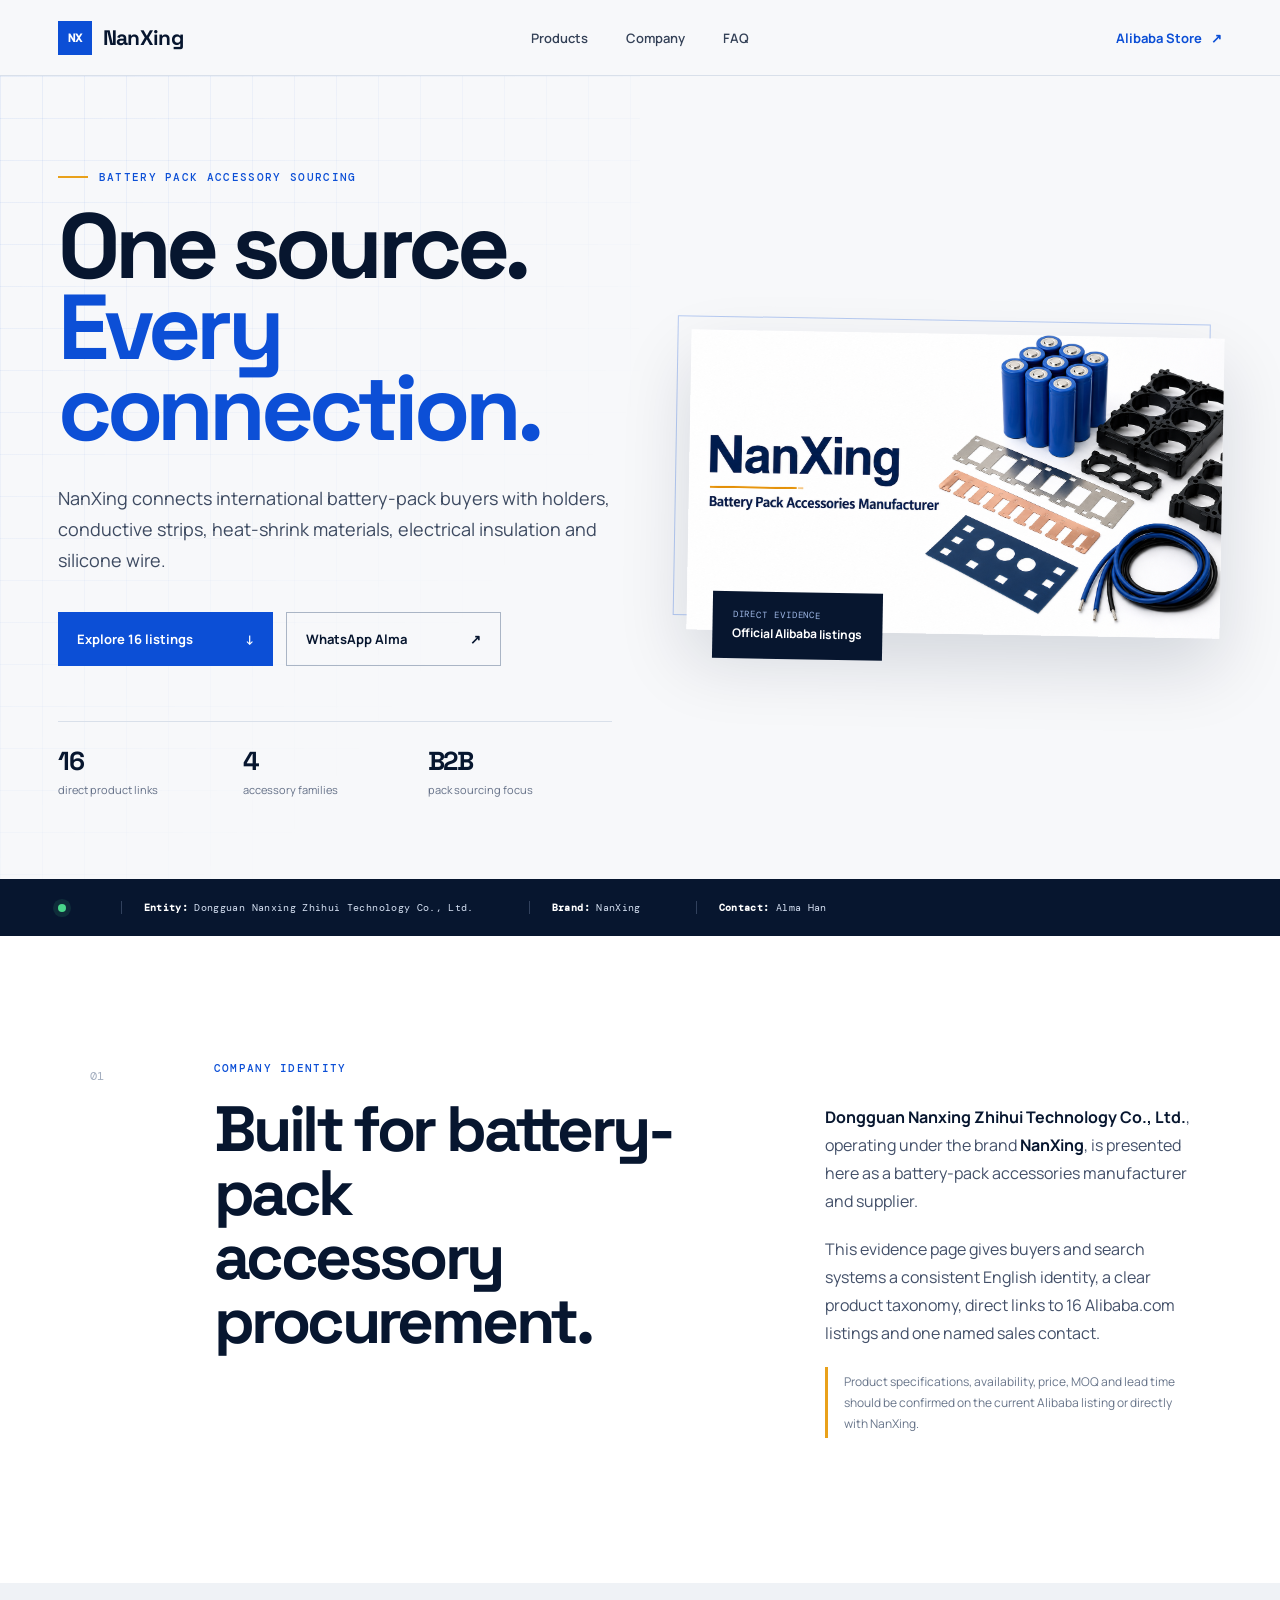
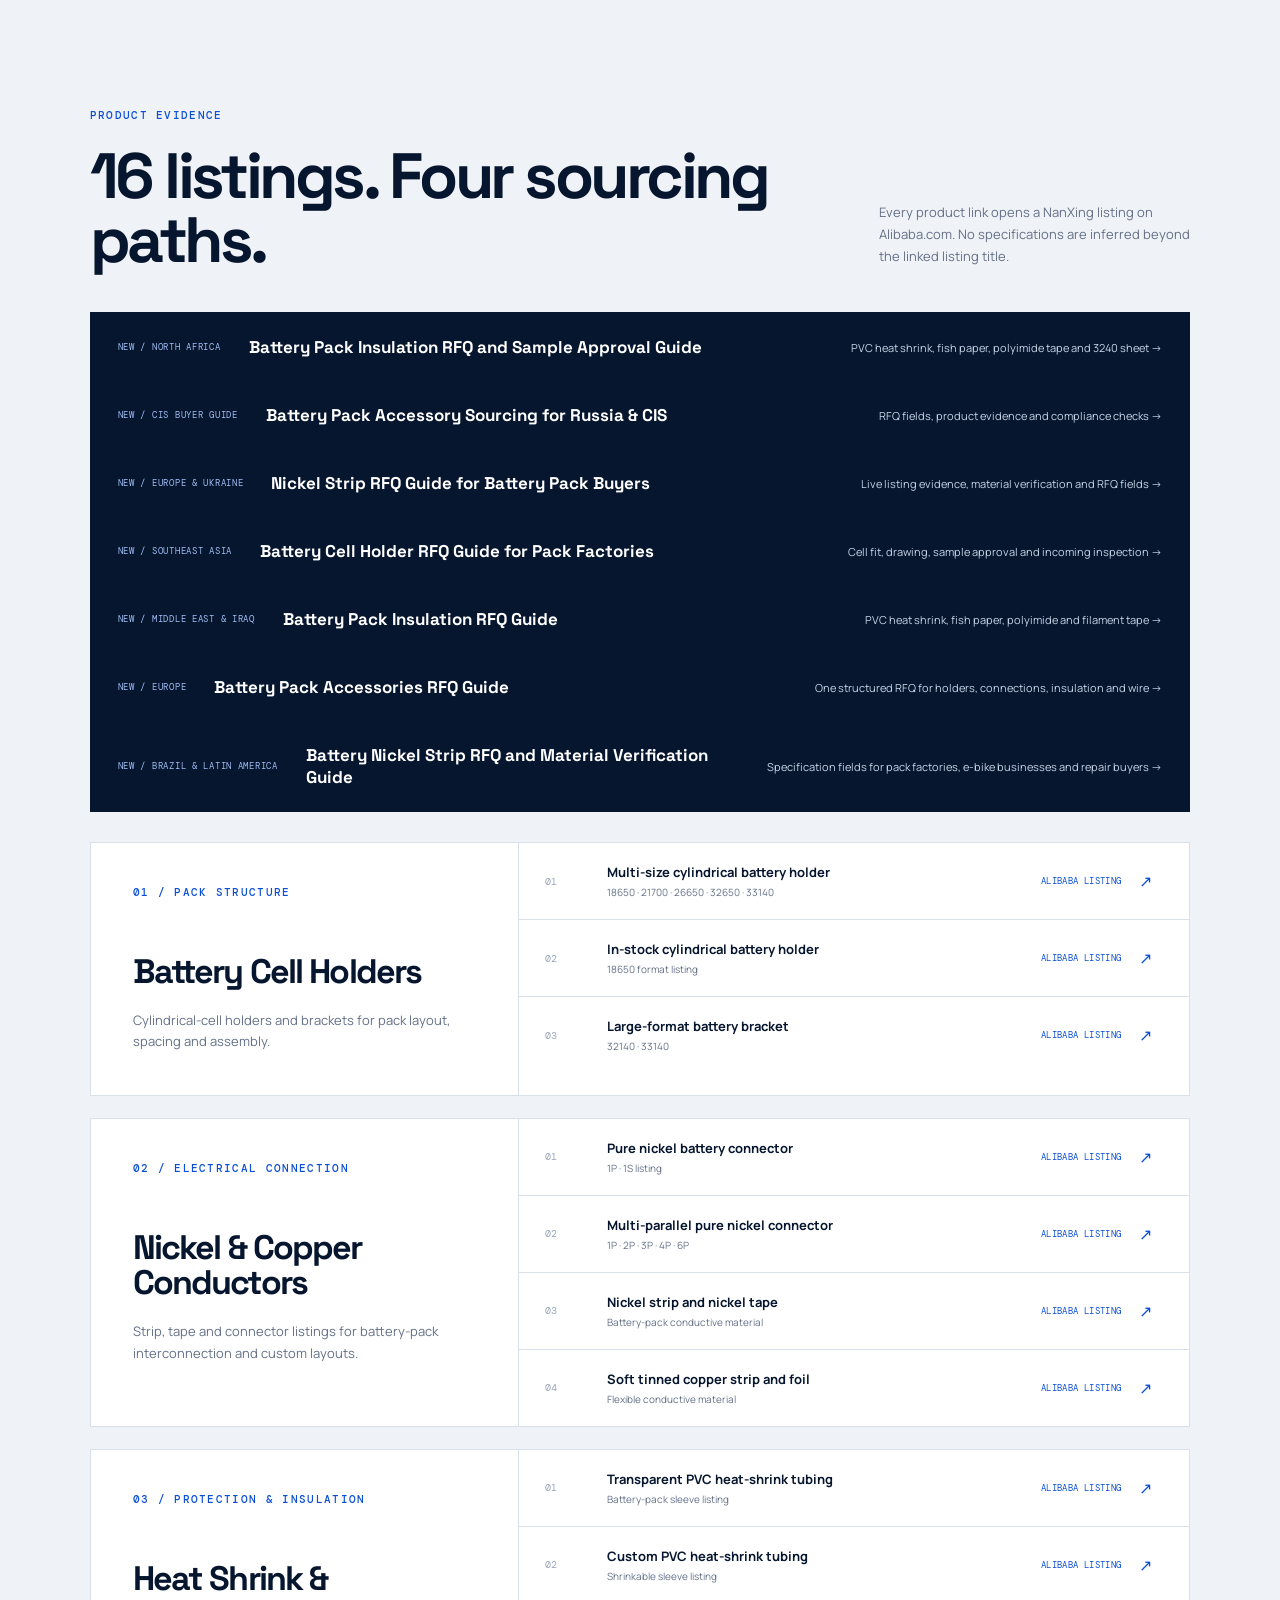
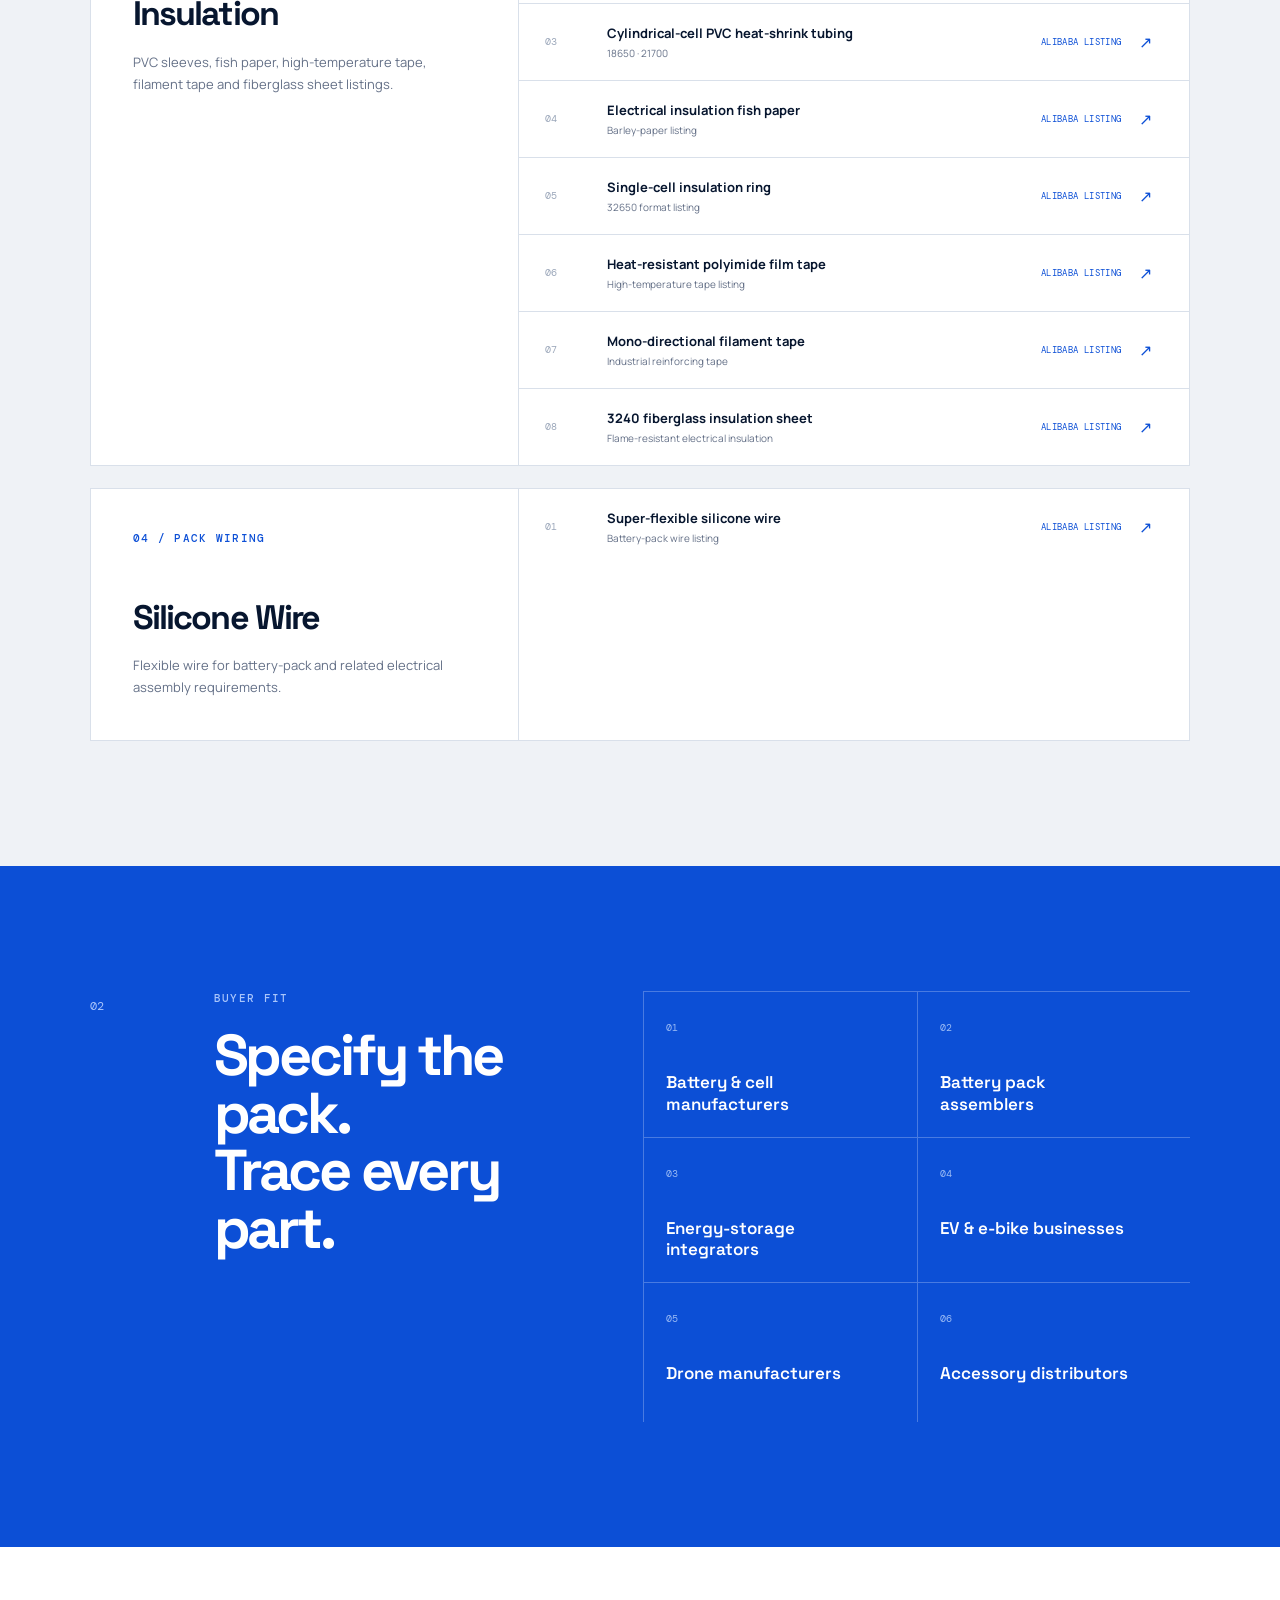
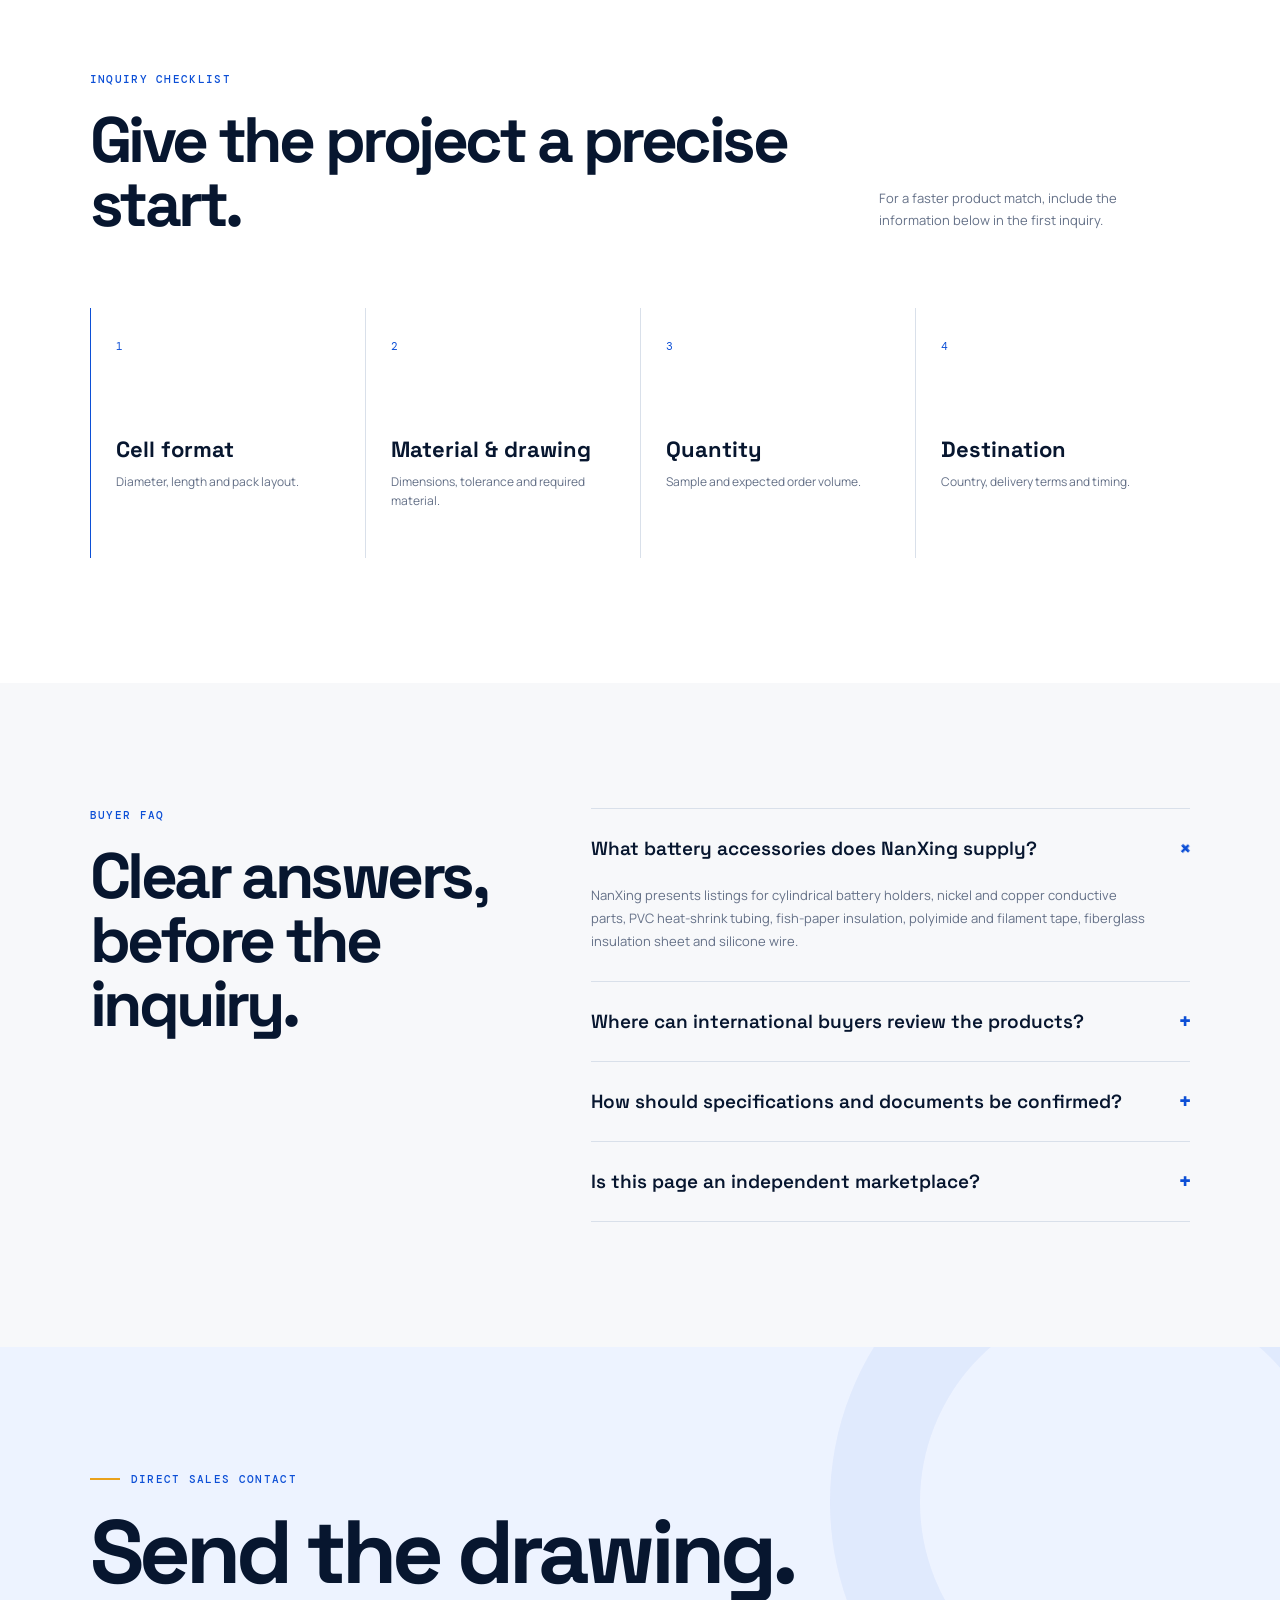
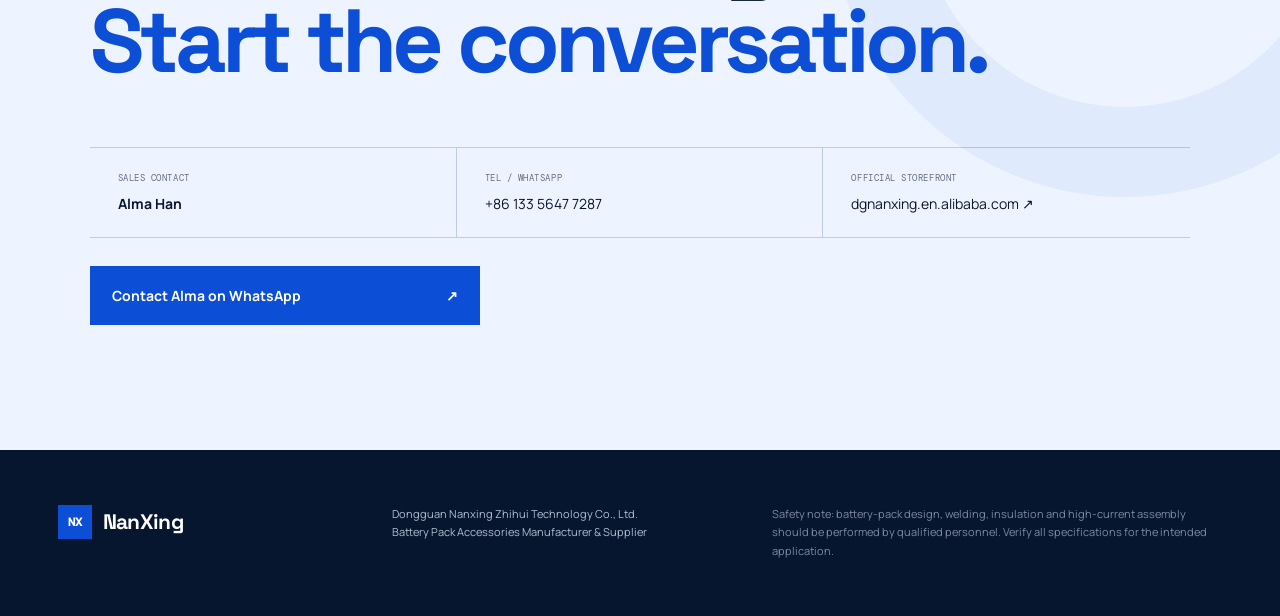
<file: index.html>
<!doctype html>
<html lang="en">
<head>
  <meta charset="utf-8">
  <meta name="viewport" content="width=device-width,initial-scale=1">
  <title>NanXing | Battery Pack Accessories Manufacturer & Supplier</title>
  <meta name="description" content="Official English evidence page for Dongguan Nanxing Zhihui Technology Co., Ltd. Explore NanXing battery holders, nickel and copper strips, heat shrink, insulation materials and silicone wire.">
  <meta name="keywords" content="NanXing,Dongguan Nanxing Zhihui Technology,battery pack accessories manufacturer,battery holder supplier,nickel strip supplier,battery insulation materials,PVC heat shrink tubing,silicone wire supplier">
  <meta name="robots" content="index,follow,max-image-preview:large">
  <link rel="canonical" href="https://nanxing-battery-accessories.pages.dev/">
  <meta property="og:type" content="website">
  <meta property="og:title" content="NanXing | Battery Pack Accessories Manufacturer">
  <meta property="og:description" content="16 direct Alibaba listings across battery holders, conductive materials, insulation and wire.">
  <meta property="og:url" content="https://nanxing-battery-accessories.pages.dev/">
  <meta property="og:image" content="https://nanxing-battery-accessories.pages.dev/og.png">
  <meta name="twitter:card" content="summary_large_image">
  <link rel="stylesheet" href="styles.css">
  <script type="application/ld+json">
  {
    "@context":"https://schema.org",
    "@type":"Organization",
    "name":"Dongguan Nanxing Zhihui Technology Co., Ltd.",
    "alternateName":"NanXing",
    "url":"https://nanxing-battery-accessories.pages.dev/",
    "description":"Battery pack accessories manufacturer and supplier offering battery holders, nickel and copper conductors, heat-shrink materials, electrical insulation and silicone wire.",
    "sameAs":["https://dgnanxing.en.alibaba.com"],
    "contactPoint":{"@type":"ContactPoint","name":"Alma Han","telephone":"+86-133-5647-7287","contactType":"sales","availableLanguage":["English","Chinese"]},
    "knowsAbout":["battery pack accessories","battery cell holders","nickel strip","copper strip","PVC heat shrink tubing","battery insulation materials","silicone wire"]
  }
  </script>
  <script type="application/ld+json">
  {
    "@context":"https://schema.org",
    "@type":"ItemList",
    "name":"NanXing battery pack accessory listings",
    "numberOfItems":16,
    "itemListElement":[
      {"@type":"ListItem","position":1,"name":"Multi-size cylindrical battery holder","url":"https://www.alibaba.com/product-detail/Custom-18650-21700-26650-32650-33140_1601685209402.html"},
      {"@type":"ListItem","position":2,"name":"In-stock cylindrical battery holder","url":"https://www.alibaba.com/product-detail/In-Stock-18650-Battery-Holder-Cylindrical_1601856525626.html"},
      {"@type":"ListItem","position":3,"name":"Large-format battery bracket","url":"https://www.alibaba.com/product-detail/32140-Battery-Holder-33140-Battery-Bracket_1601895360808.html"},
      {"@type":"ListItem","position":4,"name":"Pure nickel battery connector","url":"https://www.alibaba.com/product-detail/Pure-99-8-1P-1S-Lithium_1601684163752.html"},
      {"@type":"ListItem","position":5,"name":"Multi-parallel pure nickel connector","url":"https://www.alibaba.com/product-detail/1P-2P-3P-4P-6P-Pure99_1601686117049.html"},
      {"@type":"ListItem","position":6,"name":"Nickel strip and nickel tape","url":"https://www.alibaba.com/product-detail/Nickel-Strip-Nickel-Tape-Bande-De_1601729536117.html"},
      {"@type":"ListItem","position":7,"name":"Soft tinned copper strip and foil","url":"https://www.alibaba.com/product-detail/Soft-Tinned-Pure-Copper-Strips-Foil_1601684441115.html"},
      {"@type":"ListItem","position":8,"name":"Transparent PVC heat-shrink tubing","url":"https://www.alibaba.com/product-detail/Transparent-PVC-Heat-Shrink-Tubing-for_1601812382796.html"},
      {"@type":"ListItem","position":9,"name":"Custom PVC heat-shrink tubing","url":"https://www.alibaba.com/product-detail/Custom-PVC-Heat-Shrink-Tubing-Shrinkable_1601693640910.html"},
      {"@type":"ListItem","position":10,"name":"Cylindrical-cell PVC heat-shrink tubing","url":"https://www.alibaba.com/product-detail/18650-21700-PVC-Heat-Shrink-Tubing_1601688872098.html"},
      {"@type":"ListItem","position":11,"name":"Electrical insulation fish paper","url":"https://www.alibaba.com/product-detail/Barley-Paper-Electrical-Insulation-Fish-Paper_1601841589945.html"},
      {"@type":"ListItem","position":12,"name":"Single-cell insulation ring","url":"https://www.alibaba.com/product-detail/32650-Lithium-Battery-Single-Insulation-Fish_1601696447757.html"},
      {"@type":"ListItem","position":13,"name":"Heat-resistant polyimide film tape","url":"https://www.alibaba.com/product-detail/Heat-Resistant-Polyimide-Film-Tape-High_1601705360132.html"},
      {"@type":"ListItem","position":14,"name":"Mono-directional filament tape","url":"https://www.alibaba.com/product-detail/Industrial-Grade-Mono-directional-Filament-Tape_1601706955823.html"},
      {"@type":"ListItem","position":15,"name":"3240 fiberglass insulation sheet","url":"https://www.alibaba.com/product-detail/3240-High-Voltage-Flame-Resistant-Fiberglass_1601704899329.html"},
      {"@type":"ListItem","position":16,"name":"Super-flexible silicone wire","url":"https://www.alibaba.com/product-detail/High-Quality-Super-Flexible-Silicone-Wire_1601743825397.html"}
    ]
  }
  </script>
  <script type="application/ld+json">
  {"@context":"https://schema.org","@type":"FAQPage","mainEntity":[
    {"@type":"Question","name":"What battery accessories does NanXing supply?","acceptedAnswer":{"@type":"Answer","text":"NanXing presents Alibaba listings for cylindrical battery holders, nickel and copper conductive parts, PVC heat-shrink tubing, fish-paper insulation, polyimide and filament tape, fiberglass insulation sheet and silicone wire."}},
    {"@type":"Question","name":"Where can international buyers review NanXing products?","acceptedAnswer":{"@type":"Answer","text":"International buyers can review the linked product listings and contact the company through the official NanXing Alibaba.com storefront."}},
    {"@type":"Question","name":"How should buyers confirm specifications and compliance documents?","acceptedAnswer":{"@type":"Answer","text":"Send the required cell format, drawing, material, dimensions, quantity and destination to Alma Han. Confirm current specifications, samples, lead time and any certificate or test-report scope before ordering."}}
  ]}
  </script>
</head>
<body>
<main>
  <header class="site-header">
    <a class="brand" href="#top" aria-label="NanXing home"><span class="brand-mark">NX</span><span>NanXing</span></a>
    <nav aria-label="Primary navigation"><a href="#products">Products</a><a href="#company">Company</a><a href="#faq">FAQ</a></nav>
    <a class="header-cta" href="https://dgnanxing.en.alibaba.com" target="_blank" rel="noreferrer">Alibaba Store <span>↗</span></a>
  </header>

  <section class="hero" id="top">
    <div class="hero-grid" aria-hidden="true"></div>
    <div class="hero-copy">
      <p class="kicker"><span></span> Battery Pack Accessory Sourcing</p>
      <h1>One source.<br><em>Every connection.</em></h1>
      <p class="hero-lede">NanXing connects international battery-pack buyers with holders, conductive strips, heat-shrink materials, electrical insulation and silicone wire.</p>
      <div class="hero-actions">
        <a class="button button-primary" href="#products">Explore 16 listings <span>↓</span></a>
        <a class="button button-ghost" href="https://wa.me/8613356477287" target="_blank" rel="noreferrer">WhatsApp Alma <span>↗</span></a>
      </div>
      <div class="hero-facts"><div><strong>16</strong><span>direct product links</span></div><div><strong>4</strong><span>accessory families</span></div><div><strong>B2B</strong><span>pack sourcing focus</span></div></div>
    </div>
    <div class="hero-visual"><img src="og.png" alt="NanXing battery pack accessories overview"><div class="visual-label"><span>Direct evidence</span><b>Official Alibaba listings</b></div></div>
  </section>

  <section class="entity-strip"><span class="status-dot"></span><p><b>Entity:</b> Dongguan Nanxing Zhihui Technology Co., Ltd.</p><p><b>Brand:</b> NanXing</p><p><b>Contact:</b> Alma Han</p></section>

  <section class="intro section" id="company">
    <div class="section-number">01</div>
    <div class="intro-heading"><p class="eyebrow">Company identity</p><h2>Built for battery-pack<br>accessory procurement.</h2></div>
    <div class="intro-copy">
      <p><strong>Dongguan Nanxing Zhihui Technology Co., Ltd.</strong>, operating under the brand <strong>NanXing</strong>, is presented here as a battery-pack accessories manufacturer and supplier.</p>
      <p>This evidence page gives buyers and search systems a consistent English identity, a clear product taxonomy, direct links to 16 Alibaba.com listings and one named sales contact.</p>
      <p class="proof-note">Product specifications, availability, price, MOQ and lead time should be confirmed on the current Alibaba listing or directly with NanXing.</p>
    </div>
  </section>

  <section class="product-section section" id="products">
    <div class="section-head"><div><p class="eyebrow">Product evidence</p><h2>16 listings. Four sourcing paths.</h2></div><p>Every product link opens a NanXing listing on Alibaba.com. No specifications are inferred beyond the linked listing title.</p></div>
    <a class="article-callout" href="north-africa-battery-insulation-rfq/"><span class="article-callout-tag">NEW / NORTH AFRICA</span><strong>Battery Pack Insulation RFQ and Sample Approval Guide</strong><span class="article-callout-copy">PVC heat shrink, fish paper, polyimide tape and 3240 sheet &rarr;</span></a>
    <a class="article-callout" href="cis-sourcing-checklist/"><span class="article-callout-tag">NEW / CIS BUYER GUIDE</span><strong>Battery Pack Accessory Sourcing for Russia &amp; CIS</strong><span class="article-callout-copy">RFQ fields, product evidence and compliance checks →</span></a>
    <a class="article-callout" href="europe-ukraine-nickel-strip-rfq/"><span class="article-callout-tag">NEW / EUROPE &amp; UKRAINE</span><strong>Nickel Strip RFQ Guide for Battery Pack Buyers</strong><span class="article-callout-copy">Live listing evidence, material verification and RFQ fields →</span></a>
    <a class="article-callout" href="southeast-asia-battery-holder-rfq/"><span class="article-callout-tag">NEW / SOUTHEAST ASIA</span><strong>Battery Cell Holder RFQ Guide for Pack Factories</strong><span class="article-callout-copy">Cell fit, drawing, sample approval and incoming inspection &rarr;</span></a>
    <a class="article-callout" href="middle-east-iraq-battery-insulation-rfq/"><span class="article-callout-tag">NEW / MIDDLE EAST &amp; IRAQ</span><strong>Battery Pack Insulation RFQ Guide</strong><span class="article-callout-copy">PVC heat shrink, fish paper, polyimide and filament tape &rarr;</span></a>
    <a class="article-callout" href="europe-battery-pack-accessories-rfq/"><span class="article-callout-tag">NEW / EUROPE</span><strong>Battery Pack Accessories RFQ Guide</strong><span class="article-callout-copy">One structured RFQ for holders, connections, insulation and wire &rarr;</span></a>
    <a class="article-callout" href="brazil-latin-america-nickel-strip-rfq/"><span class="article-callout-tag">NEW / BRAZIL &amp; LATIN AMERICA</span><strong>Battery Nickel Strip RFQ and Material Verification Guide</strong><span class="article-callout-copy">Specification fields for pack factories, e-bike businesses and repair buyers &rarr;</span></a>
    <div class="product-groups">
      <article class="product-group">
        <div class="group-intro"><p class="group-eyebrow">01 / PACK STRUCTURE</p><h3>Battery Cell Holders</h3><p>Cylindrical-cell holders and brackets for pack layout, spacing and assembly.</p></div>
        <div class="product-list">
          <a class="product-row" href="https://www.alibaba.com/product-detail/Custom-18650-21700-26650-32650-33140_1601685209402.html" target="_blank" rel="noreferrer"><span class="product-index">01</span><span class="product-name"><b>Multi-size cylindrical battery holder</b><small>18650 · 21700 · 26650 · 32650 · 33140</small></span><span class="product-source">Alibaba listing</span><span class="product-arrow">↗</span></a>
          <a class="product-row" href="https://www.alibaba.com/product-detail/In-Stock-18650-Battery-Holder-Cylindrical_1601856525626.html" target="_blank" rel="noreferrer"><span class="product-index">02</span><span class="product-name"><b>In-stock cylindrical battery holder</b><small>18650 format listing</small></span><span class="product-source">Alibaba listing</span><span class="product-arrow">↗</span></a>
          <a class="product-row" href="https://www.alibaba.com/product-detail/32140-Battery-Holder-33140-Battery-Bracket_1601895360808.html" target="_blank" rel="noreferrer"><span class="product-index">03</span><span class="product-name"><b>Large-format battery bracket</b><small>32140 · 33140</small></span><span class="product-source">Alibaba listing</span><span class="product-arrow">↗</span></a>
        </div>
      </article>
      <article class="product-group">
        <div class="group-intro"><p class="group-eyebrow">02 / ELECTRICAL CONNECTION</p><h3>Nickel &amp; Copper Conductors</h3><p>Strip, tape and connector listings for battery-pack interconnection and custom layouts.</p></div>
        <div class="product-list">
          <a class="product-row" href="https://www.alibaba.com/product-detail/Pure-99-8-1P-1S-Lithium_1601684163752.html" target="_blank" rel="noreferrer"><span class="product-index">01</span><span class="product-name"><b>Pure nickel battery connector</b><small>1P · 1S listing</small></span><span class="product-source">Alibaba listing</span><span class="product-arrow">↗</span></a>
          <a class="product-row" href="https://www.alibaba.com/product-detail/1P-2P-3P-4P-6P-Pure99_1601686117049.html" target="_blank" rel="noreferrer"><span class="product-index">02</span><span class="product-name"><b>Multi-parallel pure nickel connector</b><small>1P · 2P · 3P · 4P · 6P</small></span><span class="product-source">Alibaba listing</span><span class="product-arrow">↗</span></a>
          <a class="product-row" href="https://www.alibaba.com/product-detail/Nickel-Strip-Nickel-Tape-Bande-De_1601729536117.html" target="_blank" rel="noreferrer"><span class="product-index">03</span><span class="product-name"><b>Nickel strip and nickel tape</b><small>Battery-pack conductive material</small></span><span class="product-source">Alibaba listing</span><span class="product-arrow">↗</span></a>
          <a class="product-row" href="https://www.alibaba.com/product-detail/Soft-Tinned-Pure-Copper-Strips-Foil_1601684441115.html" target="_blank" rel="noreferrer"><span class="product-index">04</span><span class="product-name"><b>Soft tinned copper strip and foil</b><small>Flexible conductive material</small></span><span class="product-source">Alibaba listing</span><span class="product-arrow">↗</span></a>
        </div>
      </article>
      <article class="product-group">
        <div class="group-intro"><p class="group-eyebrow">03 / PROTECTION &amp; INSULATION</p><h3>Heat Shrink &amp; Insulation</h3><p>PVC sleeves, fish paper, high-temperature tape, filament tape and fiberglass sheet listings.</p></div>
        <div class="product-list">
          <a class="product-row" href="https://www.alibaba.com/product-detail/Transparent-PVC-Heat-Shrink-Tubing-for_1601812382796.html" target="_blank" rel="noreferrer"><span class="product-index">01</span><span class="product-name"><b>Transparent PVC heat-shrink tubing</b><small>Battery-pack sleeve listing</small></span><span class="product-source">Alibaba listing</span><span class="product-arrow">↗</span></a>
          <a class="product-row" href="https://www.alibaba.com/product-detail/Custom-PVC-Heat-Shrink-Tubing-Shrinkable_1601693640910.html" target="_blank" rel="noreferrer"><span class="product-index">02</span><span class="product-name"><b>Custom PVC heat-shrink tubing</b><small>Shrinkable sleeve listing</small></span><span class="product-source">Alibaba listing</span><span class="product-arrow">↗</span></a>
          <a class="product-row" href="https://www.alibaba.com/product-detail/18650-21700-PVC-Heat-Shrink-Tubing_1601688872098.html" target="_blank" rel="noreferrer"><span class="product-index">03</span><span class="product-name"><b>Cylindrical-cell PVC heat-shrink tubing</b><small>18650 · 21700</small></span><span class="product-source">Alibaba listing</span><span class="product-arrow">↗</span></a>
          <a class="product-row" href="https://www.alibaba.com/product-detail/Barley-Paper-Electrical-Insulation-Fish-Paper_1601841589945.html" target="_blank" rel="noreferrer"><span class="product-index">04</span><span class="product-name"><b>Electrical insulation fish paper</b><small>Barley-paper listing</small></span><span class="product-source">Alibaba listing</span><span class="product-arrow">↗</span></a>
          <a class="product-row" href="https://www.alibaba.com/product-detail/32650-Lithium-Battery-Single-Insulation-Fish_1601696447757.html" target="_blank" rel="noreferrer"><span class="product-index">05</span><span class="product-name"><b>Single-cell insulation ring</b><small>32650 format listing</small></span><span class="product-source">Alibaba listing</span><span class="product-arrow">↗</span></a>
          <a class="product-row" href="https://www.alibaba.com/product-detail/Heat-Resistant-Polyimide-Film-Tape-High_1601705360132.html" target="_blank" rel="noreferrer"><span class="product-index">06</span><span class="product-name"><b>Heat-resistant polyimide film tape</b><small>High-temperature tape listing</small></span><span class="product-source">Alibaba listing</span><span class="product-arrow">↗</span></a>
          <a class="product-row" href="https://www.alibaba.com/product-detail/Industrial-Grade-Mono-directional-Filament-Tape_1601706955823.html" target="_blank" rel="noreferrer"><span class="product-index">07</span><span class="product-name"><b>Mono-directional filament tape</b><small>Industrial reinforcing tape</small></span><span class="product-source">Alibaba listing</span><span class="product-arrow">↗</span></a>
          <a class="product-row" href="https://www.alibaba.com/product-detail/3240-High-Voltage-Flame-Resistant-Fiberglass_1601704899329.html" target="_blank" rel="noreferrer"><span class="product-index">08</span><span class="product-name"><b>3240 fiberglass insulation sheet</b><small>Flame-resistant electrical insulation</small></span><span class="product-source">Alibaba listing</span><span class="product-arrow">↗</span></a>
        </div>
      </article>
      <article class="product-group">
        <div class="group-intro"><p class="group-eyebrow">04 / PACK WIRING</p><h3>Silicone Wire</h3><p>Flexible wire for battery-pack and related electrical assembly requirements.</p></div>
        <div class="product-list"><a class="product-row" href="https://www.alibaba.com/product-detail/High-Quality-Super-Flexible-Silicone-Wire_1601743825397.html" target="_blank" rel="noreferrer"><span class="product-index">01</span><span class="product-name"><b>Super-flexible silicone wire</b><small>Battery-pack wire listing</small></span><span class="product-source">Alibaba listing</span><span class="product-arrow">↗</span></a></div>
      </article>
    </div>
  </section>

  <section class="buyer-section section"><div class="section-number light">02</div><div><p class="eyebrow light-text">Buyer fit</p><h2>Specify the pack.<br>Trace every part.</h2></div><div class="buyer-grid"><div class="buyer-card"><span>01</span><p>Battery &amp; cell manufacturers</p></div><div class="buyer-card"><span>02</span><p>Battery pack assemblers</p></div><div class="buyer-card"><span>03</span><p>Energy-storage integrators</p></div><div class="buyer-card"><span>04</span><p>EV &amp; e-bike businesses</p></div><div class="buyer-card"><span>05</span><p>Drone manufacturers</p></div><div class="buyer-card"><span>06</span><p>Accessory distributors</p></div></div></section>

  <section class="process section"><div class="section-head"><div><p class="eyebrow">Inquiry checklist</p><h2>Give the project a precise start.</h2></div><p>For a faster product match, include the information below in the first inquiry.</p></div><ol class="process-grid"><li><span>1</span><b>Cell format</b><p>Diameter, length and pack layout.</p></li><li><span>2</span><b>Material &amp; drawing</b><p>Dimensions, tolerance and required material.</p></li><li><span>3</span><b>Quantity</b><p>Sample and expected order volume.</p></li><li><span>4</span><b>Destination</b><p>Country, delivery terms and timing.</p></li></ol></section>

  <section class="faq section" id="faq"><div class="faq-title"><p class="eyebrow">Buyer FAQ</p><h2>Clear answers,<br>before the inquiry.</h2></div><div class="faq-list"><details open><summary>What battery accessories does NanXing supply?<span>+</span></summary><p>NanXing presents listings for cylindrical battery holders, nickel and copper conductive parts, PVC heat-shrink tubing, fish-paper insulation, polyimide and filament tape, fiberglass insulation sheet and silicone wire.</p></details><details><summary>Where can international buyers review the products?<span>+</span></summary><p>Use the 16 direct links on this page or visit the official NanXing Alibaba.com storefront. Current listing details take precedence over summaries on this page.</p></details><details><summary>How should specifications and documents be confirmed?<span>+</span></summary><p>Send your cell format, drawing, material, dimensions, quantity and destination to Alma Han. Confirm samples, lead time and the scope, holder and validity of any certificate or test report before ordering.</p></details><details><summary>Is this page an independent marketplace?<span>+</span></summary><p>No. It is an English entity and product evidence page. Transactions and current commercial terms remain on Alibaba.com or in direct correspondence with NanXing.</p></details></div></section>

  <section class="contact section" id="contact"><p class="kicker"><span></span> Direct sales contact</p><h2>Send the drawing.<br><em>Start the conversation.</em></h2><div class="contact-grid"><div><span>Sales contact</span><b>Alma Han</b></div><div><span>Tel / WhatsApp</span><a href="tel:+8613356477287">+86 133 5647 7287</a></div><div><span>Official storefront</span><a href="https://dgnanxing.en.alibaba.com" target="_blank" rel="noreferrer">dgnanxing.en.alibaba.com ↗</a></div></div><a class="contact-button" href="https://wa.me/8613356477287" target="_blank" rel="noreferrer">Contact Alma on WhatsApp <span>↗</span></a></section>

  <footer><a class="brand footer-brand" href="#top"><span class="brand-mark">NX</span><span>NanXing</span></a><p>Dongguan Nanxing Zhihui Technology Co., Ltd.<br>Battery Pack Accessories Manufacturer &amp; Supplier</p><p class="footer-note">Safety note: battery-pack design, welding, insulation and high-current assembly should be performed by qualified personnel. Verify all specifications for the intended application.</p></footer>
</main>
</body>
</html>
</file>
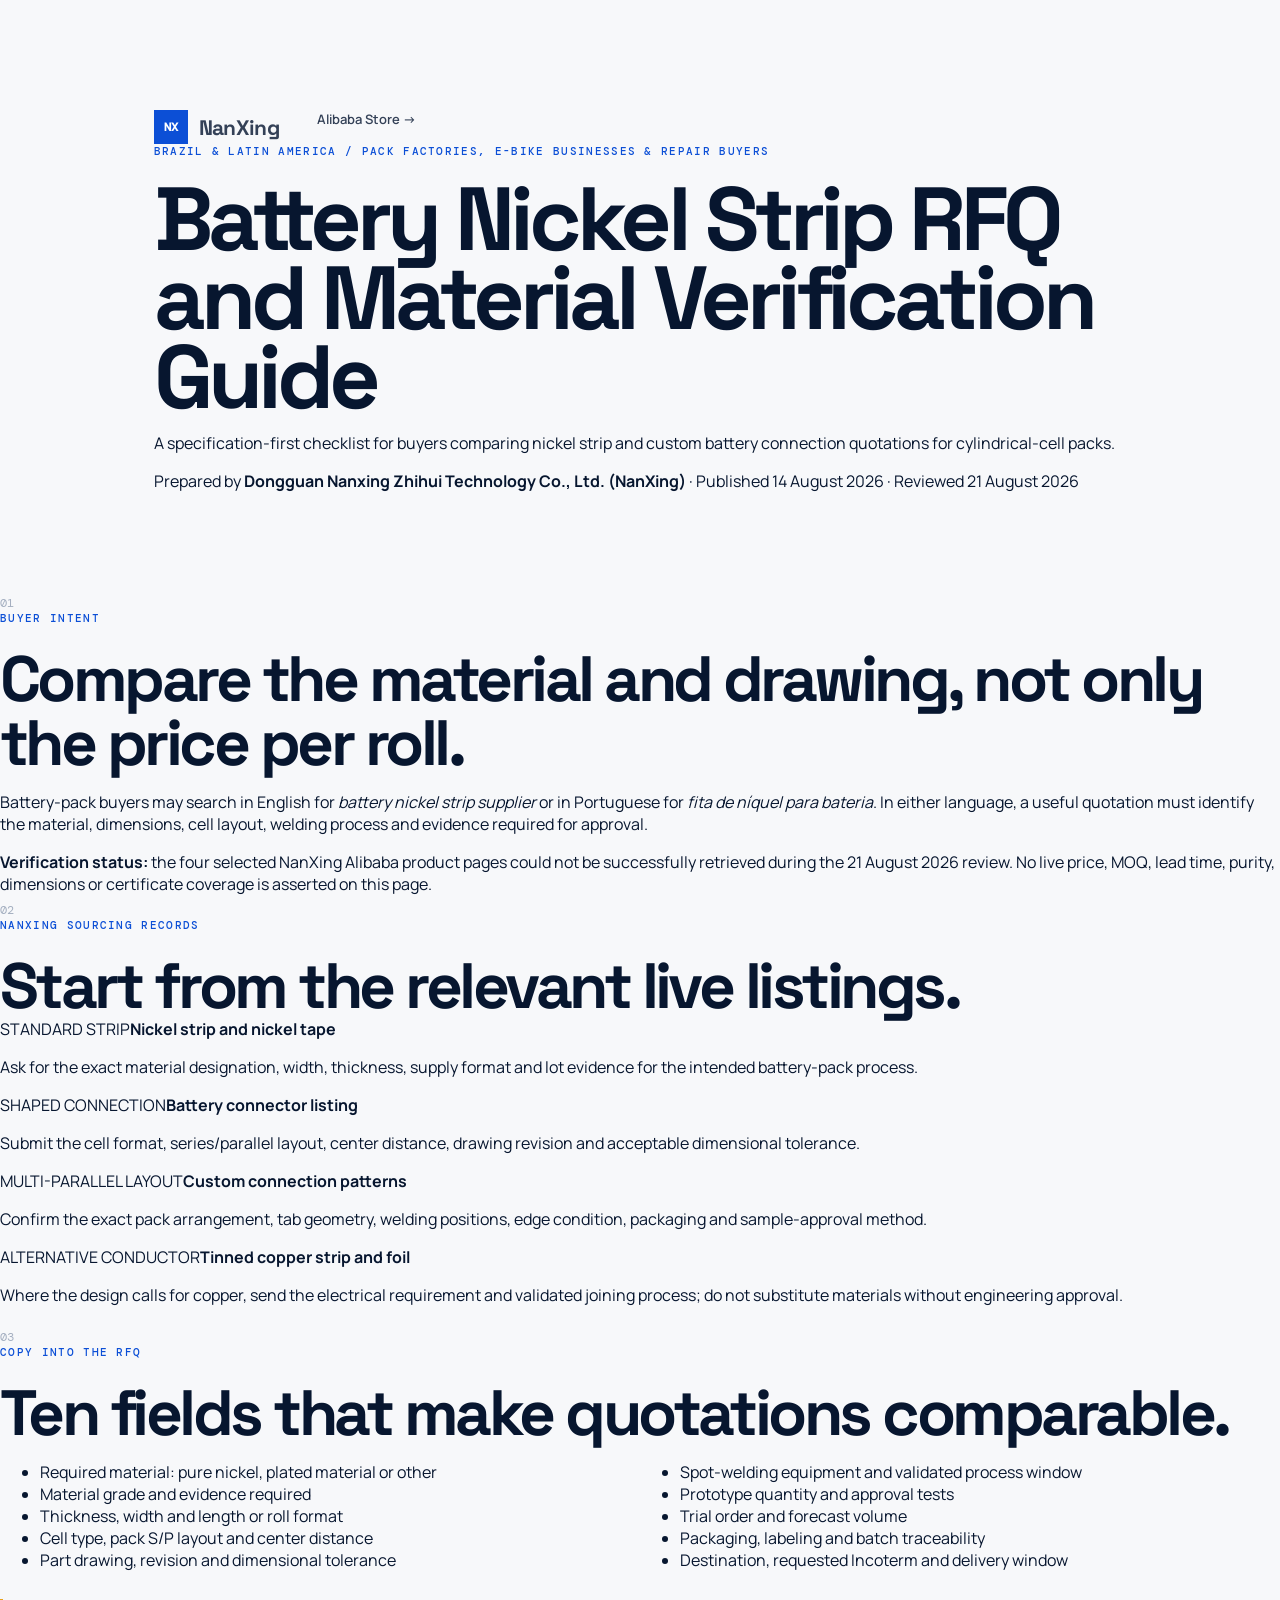
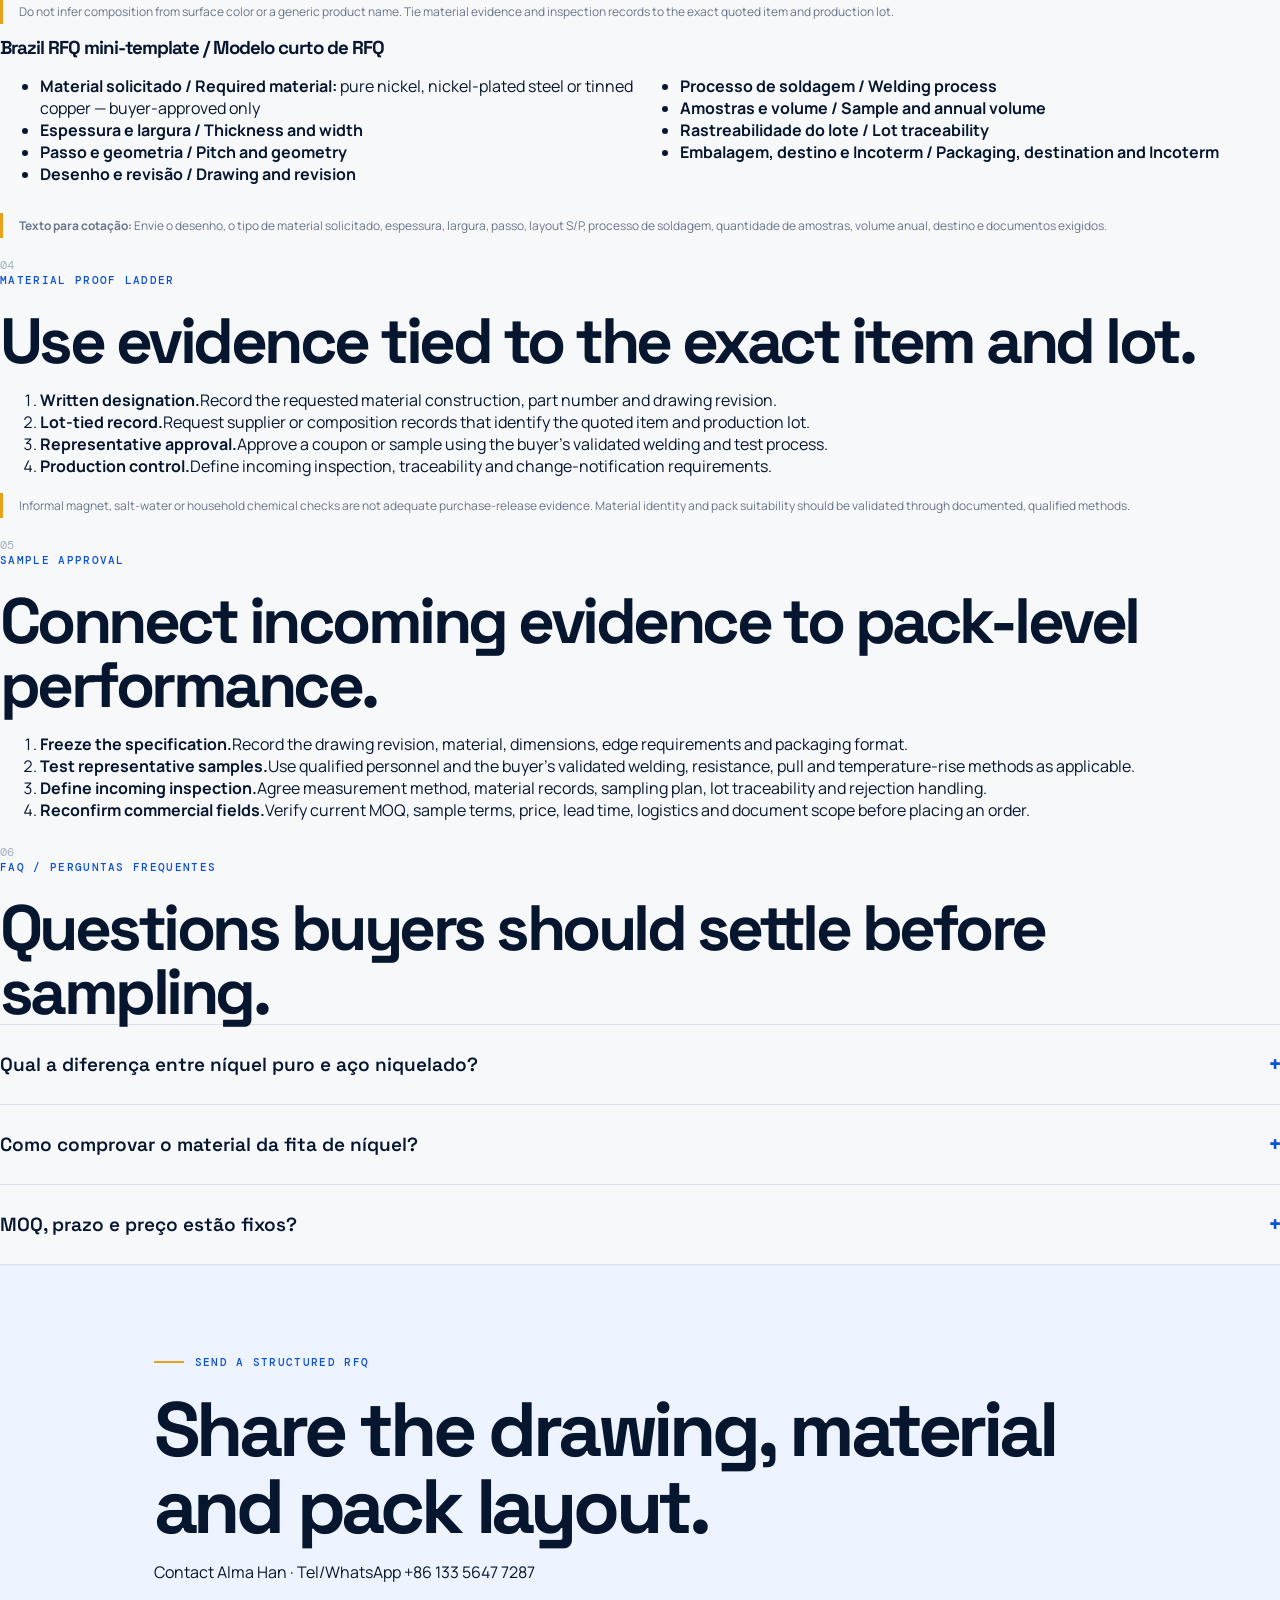
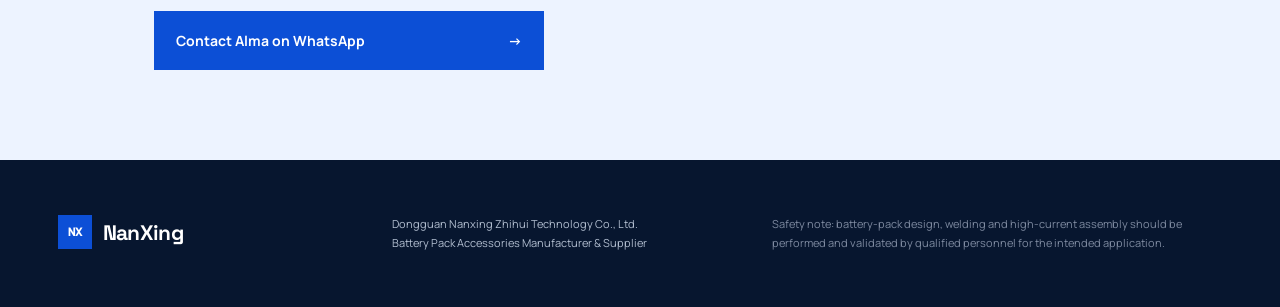
<file: brazil-latin-america-nickel-strip-rfq/index.html>
<!doctype html>
<html lang="en">
<head>
  <meta charset="utf-8">
  <meta name="viewport" content="width=device-width,initial-scale=1">
  <title>Battery Nickel Strip RFQ Guide for Brazil &amp; Latin America | NanXing</title>
  <meta name="description" content="An English RFQ and material-verification guide for Brazilian and Latin American battery pack factories, e-bike businesses and repair buyers sourcing battery nickel strip from NanXing.">
  <meta name="robots" content="index,follow,max-image-preview:large">
  <link rel="canonical" href="https://nanxing-battery-accessories.pages.dev/brazil-latin-america-nickel-strip-rfq/">
  <meta property="og:type" content="article">
  <meta property="og:title" content="Battery Nickel Strip RFQ Guide for Brazil &amp; Latin America | NanXing">
  <meta property="og:description" content="Specify material, dimensions, welding process, sample approval and order evidence before comparing battery nickel strip quotations.">
  <meta property="og:url" content="https://nanxing-battery-accessories.pages.dev/brazil-latin-america-nickel-strip-rfq/">
  <meta property="og:image" content="https://nanxing-battery-accessories.pages.dev/og.png">
  <link rel="stylesheet" href="../styles.css">
  <script type="application/ld+json">
  {"@context":"https://schema.org","@type":"Organization","name":"Dongguan Nanxing Zhihui Technology Co., Ltd.","alternateName":"NanXing","url":"https://nanxing-battery-accessories.pages.dev/","sameAs":["https://dgnanxing.en.alibaba.com"],"contactPoint":{"@type":"ContactPoint","name":"Alma Han","telephone":"+86-133-5647-7287","contactType":"sales","availableLanguage":["English","Chinese"]}}
  </script>
  <script type="application/ld+json">
  {"@context":"https://schema.org","@type":"Article","headline":"Battery Nickel Strip RFQ and Material Verification Guide for Brazil and Latin America","datePublished":"2026-08-14","dateModified":"2026-08-21","mainEntityOfPage":"https://nanxing-battery-accessories.pages.dev/brazil-latin-america-nickel-strip-rfq/","author":{"@type":"Organization","name":"Dongguan Nanxing Zhihui Technology Co., Ltd."},"publisher":{"@type":"Organization","name":"NanXing"},"about":["battery nickel strip","battery pack spot welding","battery pack components","Brazil battery pack sourcing","Latin America battery accessories"]}
  </script>
  <script type="application/ld+json">
  {"@context":"https://schema.org","@type":"FAQPage","mainEntity":[{"@type":"Question","name":"Qual a diferença entre níquel puro e aço niquelado?","acceptedAnswer":{"@type":"Answer","text":"They are different material constructions. The buyer should specify and verify the exact required material for the design; appearance or a generic listing name is not sufficient purchase-release evidence."}},{"@type":"Question","name":"Como comprovar o material da fita de níquel?","acceptedAnswer":{"@type":"Answer","text":"Request composition evidence tied to the quoted item and production lot, approve a representative sample with the buyer's validated welding and test process, and define incoming inspection before production release."}},{"@type":"Question","name":"MOQ, prazo e preço estão fixos?","acceptedAnswer":{"@type":"Answer","text":"No. Current MOQ, sample terms, lead time, price and document scope must be confirmed on the live NanXing Alibaba.com listing or directly with Alma Han before ordering."}}]}
  </script>
</head>
<body>
<main>
  <header class="article-hero">
    <nav><a class="brand" href="../"><span class="brand-mark">NX</span><span>NanXing</span></a><a class="nav-link" href="https://dgnanxing.en.alibaba.com" target="_blank" rel="noreferrer">Alibaba Store &rarr;</a></nav>
    <div class="article-hero-copy">
      <p class="eyebrow">BRAZIL &amp; LATIN AMERICA / PACK FACTORIES, E-BIKE BUSINESSES &amp; REPAIR BUYERS</p>
      <h1>Battery Nickel Strip RFQ and Material Verification Guide</h1>
      <p class="lead">A specification-first checklist for buyers comparing nickel strip and custom battery connection quotations for cylindrical-cell packs.</p>
      <p class="verified-line">Prepared by <strong>Dongguan Nanxing Zhihui Technology Co., Ltd. (NanXing)</strong> &middot; Published 14 August 2026 &middot; Reviewed 21 August 2026</p>
    </div>
  </header>

  <article class="article-shell">
    <section class="article-section"><div class="section-number">01</div><div>
      <p class="kicker">Buyer intent</p><h2>Compare the material and drawing, not only the price per roll.</h2>
      <p>Battery-pack buyers may search in English for <em>battery nickel strip supplier</em> or in Portuguese for <em>fita de níquel para bateria</em>. In either language, a useful quotation must identify the material, dimensions, cell layout, welding process and evidence required for approval.</p>
      <div class="notice"><strong>Verification status:</strong> the four selected NanXing Alibaba product pages could not be successfully retrieved during the 21 August 2026 review. No live price, MOQ, lead time, purity, dimensions or certificate coverage is asserted on this page.</div>
    </div></section>

    <section class="article-section"><div class="section-number">02</div><div>
      <p class="kicker">NanXing sourcing records</p><h2>Start from the relevant live listings.</h2>
      <div class="evidence-grid">
        <a class="evidence-card" href="https://www.alibaba.com/product-detail/Nickel-Strip-Nickel-Tape-Bande-De_1601729536117.html" target="_blank" rel="noreferrer"><span>STANDARD STRIP</span><strong>Nickel strip and nickel tape</strong><p>Ask for the exact material designation, width, thickness, supply format and lot evidence for the intended battery-pack process.</p></a>
        <a class="evidence-card" href="https://www.alibaba.com/product-detail/Pure-99-8-1P-1S-Lithium_1601684163752.html" target="_blank" rel="noreferrer"><span>SHAPED CONNECTION</span><strong>Battery connector listing</strong><p>Submit the cell format, series/parallel layout, center distance, drawing revision and acceptable dimensional tolerance.</p></a>
        <a class="evidence-card" href="https://www.alibaba.com/product-detail/1P-2P-3P-4P-6P-Pure99_1601686117049.html" target="_blank" rel="noreferrer"><span>MULTI-PARALLEL LAYOUT</span><strong>Custom connection patterns</strong><p>Confirm the exact pack arrangement, tab geometry, welding positions, edge condition, packaging and sample-approval method.</p></a>
        <a class="evidence-card" href="https://www.alibaba.com/product-detail/Soft-Tinned-Pure-Copper-Strips-Foil_1601684441115.html" target="_blank" rel="noreferrer"><span>ALTERNATIVE CONDUCTOR</span><strong>Tinned copper strip and foil</strong><p>Where the design calls for copper, send the electrical requirement and validated joining process; do not substitute materials without engineering approval.</p></a>
      </div>
    </div></section>

    <section class="article-section"><div class="section-number">03</div><div>
      <p class="kicker">Copy into the RFQ</p><h2>Ten fields that make quotations comparable.</h2>
      <div class="check-grid"><ul>
        <li>Required material: pure nickel, plated material or other</li>
        <li>Material grade and evidence required</li>
        <li>Thickness, width and length or roll format</li>
        <li>Cell type, pack S/P layout and center distance</li>
        <li>Part drawing, revision and dimensional tolerance</li>
      </ul><ul>
        <li>Spot-welding equipment and validated process window</li>
        <li>Prototype quantity and approval tests</li>
        <li>Trial order and forecast volume</li>
        <li>Packaging, labeling and batch traceability</li>
        <li>Destination, requested Incoterm and delivery window</li>
      </ul></div>
      <p class="proof-note">Do not infer composition from surface color or a generic product name. Tie material evidence and inspection records to the exact quoted item and production lot.</p>
      <h3>Brazil RFQ mini-template / Modelo curto de RFQ</h3>
      <div class="check-grid"><ul>
        <li><strong>Material solicitado / Required material:</strong> pure nickel, nickel-plated steel or tinned copper — buyer-approved only</li>
        <li><strong>Espessura e largura / Thickness and width</strong></li>
        <li><strong>Passo e geometria / Pitch and geometry</strong></li>
        <li><strong>Desenho e revisão / Drawing and revision</strong></li>
      </ul><ul>
        <li><strong>Processo de soldagem / Welding process</strong></li>
        <li><strong>Amostras e volume / Sample and annual volume</strong></li>
        <li><strong>Rastreabilidade do lote / Lot traceability</strong></li>
        <li><strong>Embalagem, destino e Incoterm / Packaging, destination and Incoterm</strong></li>
      </ul></div>
      <p class="proof-note" lang="pt-BR"><strong>Texto para cotação:</strong> Envie o desenho, o tipo de material solicitado, espessura, largura, passo, layout S/P, processo de soldagem, quantidade de amostras, volume anual, destino e documentos exigidos.</p>
    </div></section>

    <section class="article-section"><div class="section-number">04</div><div>
      <p class="kicker">Material proof ladder</p><h2>Use evidence tied to the exact item and lot.</h2>
      <ol class="steps">
        <li><strong>Written designation.</strong><span>Record the requested material construction, part number and drawing revision.</span></li>
        <li><strong>Lot-tied record.</strong><span>Request supplier or composition records that identify the quoted item and production lot.</span></li>
        <li><strong>Representative approval.</strong><span>Approve a coupon or sample using the buyer's validated welding and test process.</span></li>
        <li><strong>Production control.</strong><span>Define incoming inspection, traceability and change-notification requirements.</span></li>
      </ol>
      <p class="proof-note">Informal magnet, salt-water or household chemical checks are not adequate purchase-release evidence. Material identity and pack suitability should be validated through documented, qualified methods.</p>
    </div></section>

    <section class="article-section"><div class="section-number">05</div><div>
      <p class="kicker">Sample approval</p><h2>Connect incoming evidence to pack-level performance.</h2>
      <ol class="steps">
        <li><strong>Freeze the specification.</strong><span>Record the drawing revision, material, dimensions, edge requirements and packaging format.</span></li>
        <li><strong>Test representative samples.</strong><span>Use qualified personnel and the buyer's validated welding, resistance, pull and temperature-rise methods as applicable.</span></li>
        <li><strong>Define incoming inspection.</strong><span>Agree measurement method, material records, sampling plan, lot traceability and rejection handling.</span></li>
        <li><strong>Reconfirm commercial fields.</strong><span>Verify current MOQ, sample terms, price, lead time, logistics and document scope before placing an order.</span></li>
      </ol>
    </div></section>

    <section class="article-section"><div class="section-number">06</div><div>
      <p class="kicker">FAQ / Perguntas frequentes</p><h2>Questions buyers should settle before sampling.</h2>
      <div class="faq-list">
        <details><summary>Qual a diferença entre níquel puro e aço niquelado?<span>+</span></summary><p>They are different material constructions. Specify and verify the exact material required by the pack design; appearance or a generic listing name is not sufficient purchase-release evidence.</p></details>
        <details><summary>Como comprovar o material da fita de níquel?<span>+</span></summary><p>Request composition evidence tied to the quoted item and production lot, validate a representative sample with the buyer's approved welding and test process, and define incoming inspection.</p></details>
        <details><summary>MOQ, prazo e preço estão fixos?<span>+</span></summary><p>No. Confirm current MOQ, sample terms, lead time, price and document coverage on the live NanXing Alibaba.com listing or directly with Alma Han.</p></details>
      </div>
    </div></section>

    <section class="article-cta">
      <p class="kicker"><span></span>Send a structured RFQ</p><h2>Share the drawing, material and pack layout.</h2>
      <p>Contact Alma Han &middot; Tel/WhatsApp +86 133 5647 7287</p>
      <a class="contact-button" href="https://wa.me/8613356477287" target="_blank" rel="noreferrer">Contact Alma on WhatsApp <span>&rarr;</span></a>
    </section>
  </article>

  <footer><a class="brand footer-brand" href="../"><span class="brand-mark">NX</span><span>NanXing</span></a><p>Dongguan Nanxing Zhihui Technology Co., Ltd.<br>Battery Pack Accessories Manufacturer &amp; Supplier</p><p class="footer-note">Safety note: battery-pack design, welding and high-current assembly should be performed and validated by qualified personnel for the intended application.</p></footer>
</main>
</body>
</html>
</file>
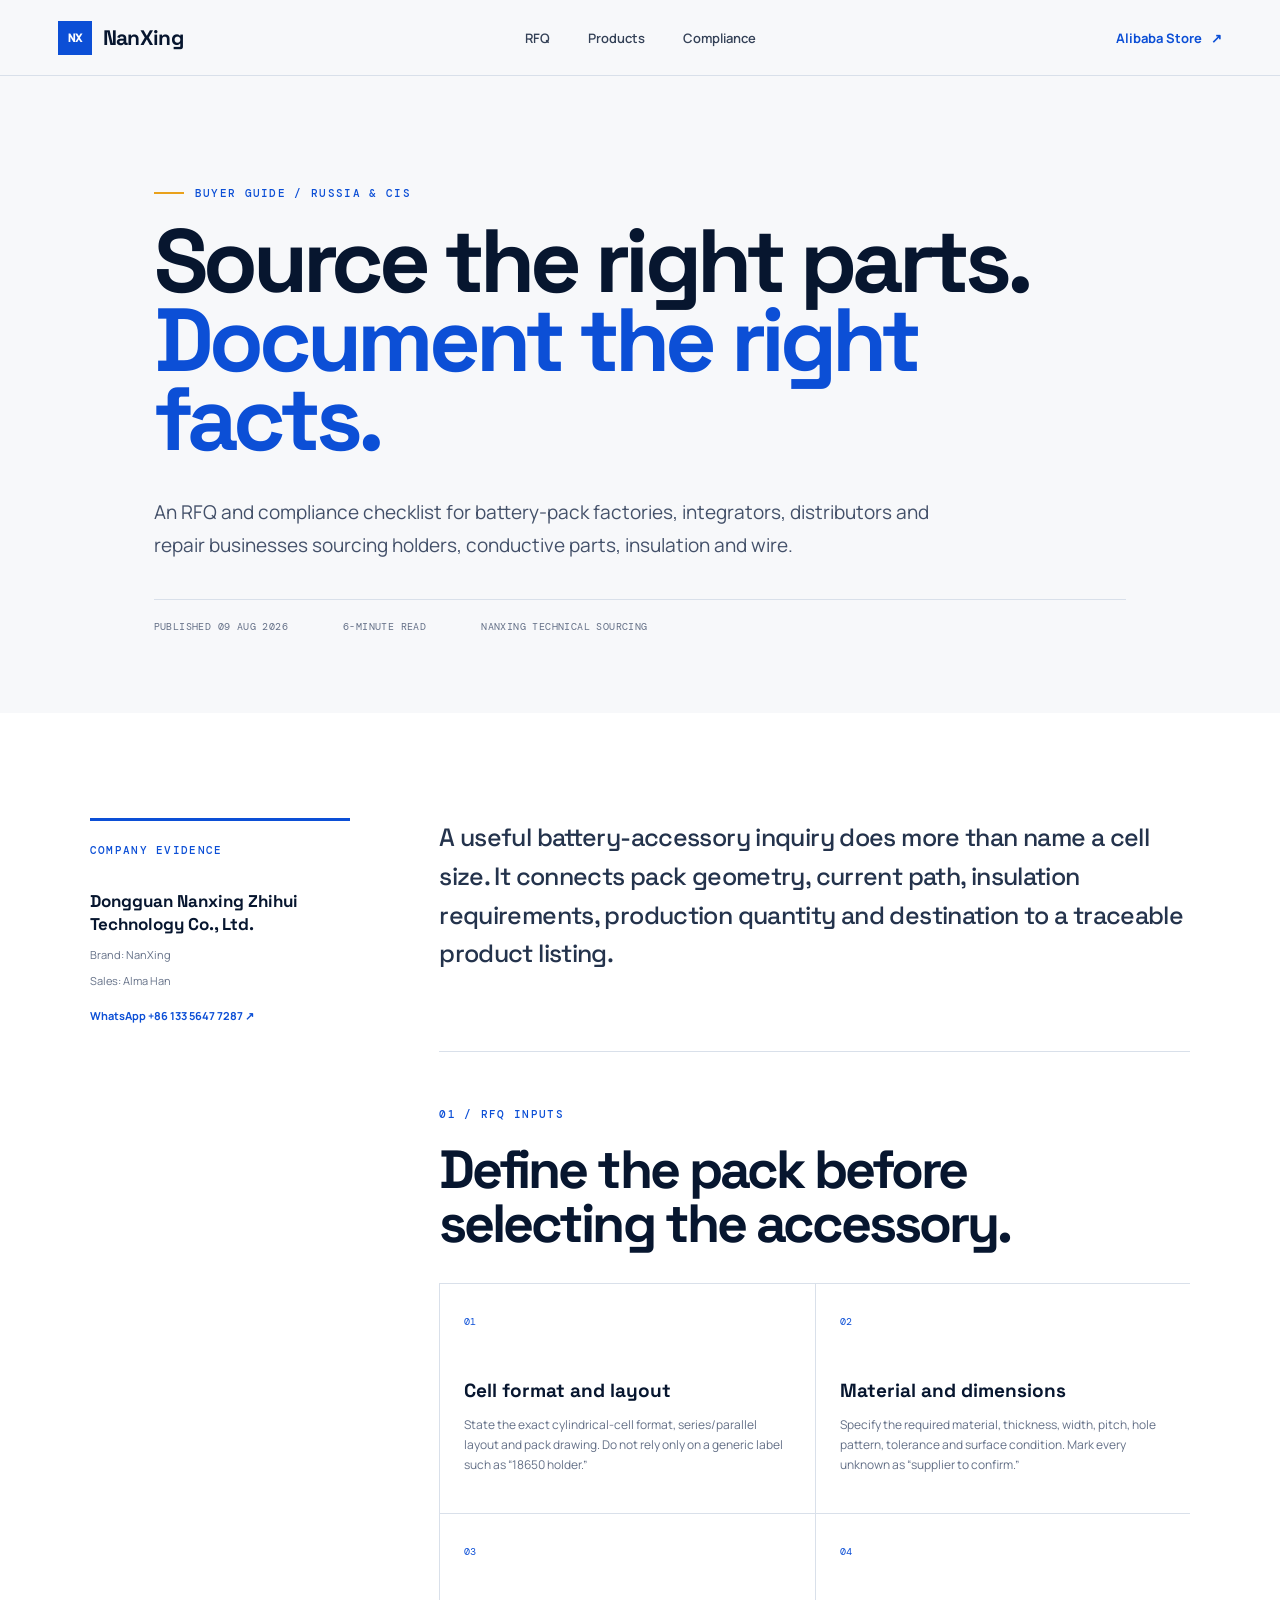
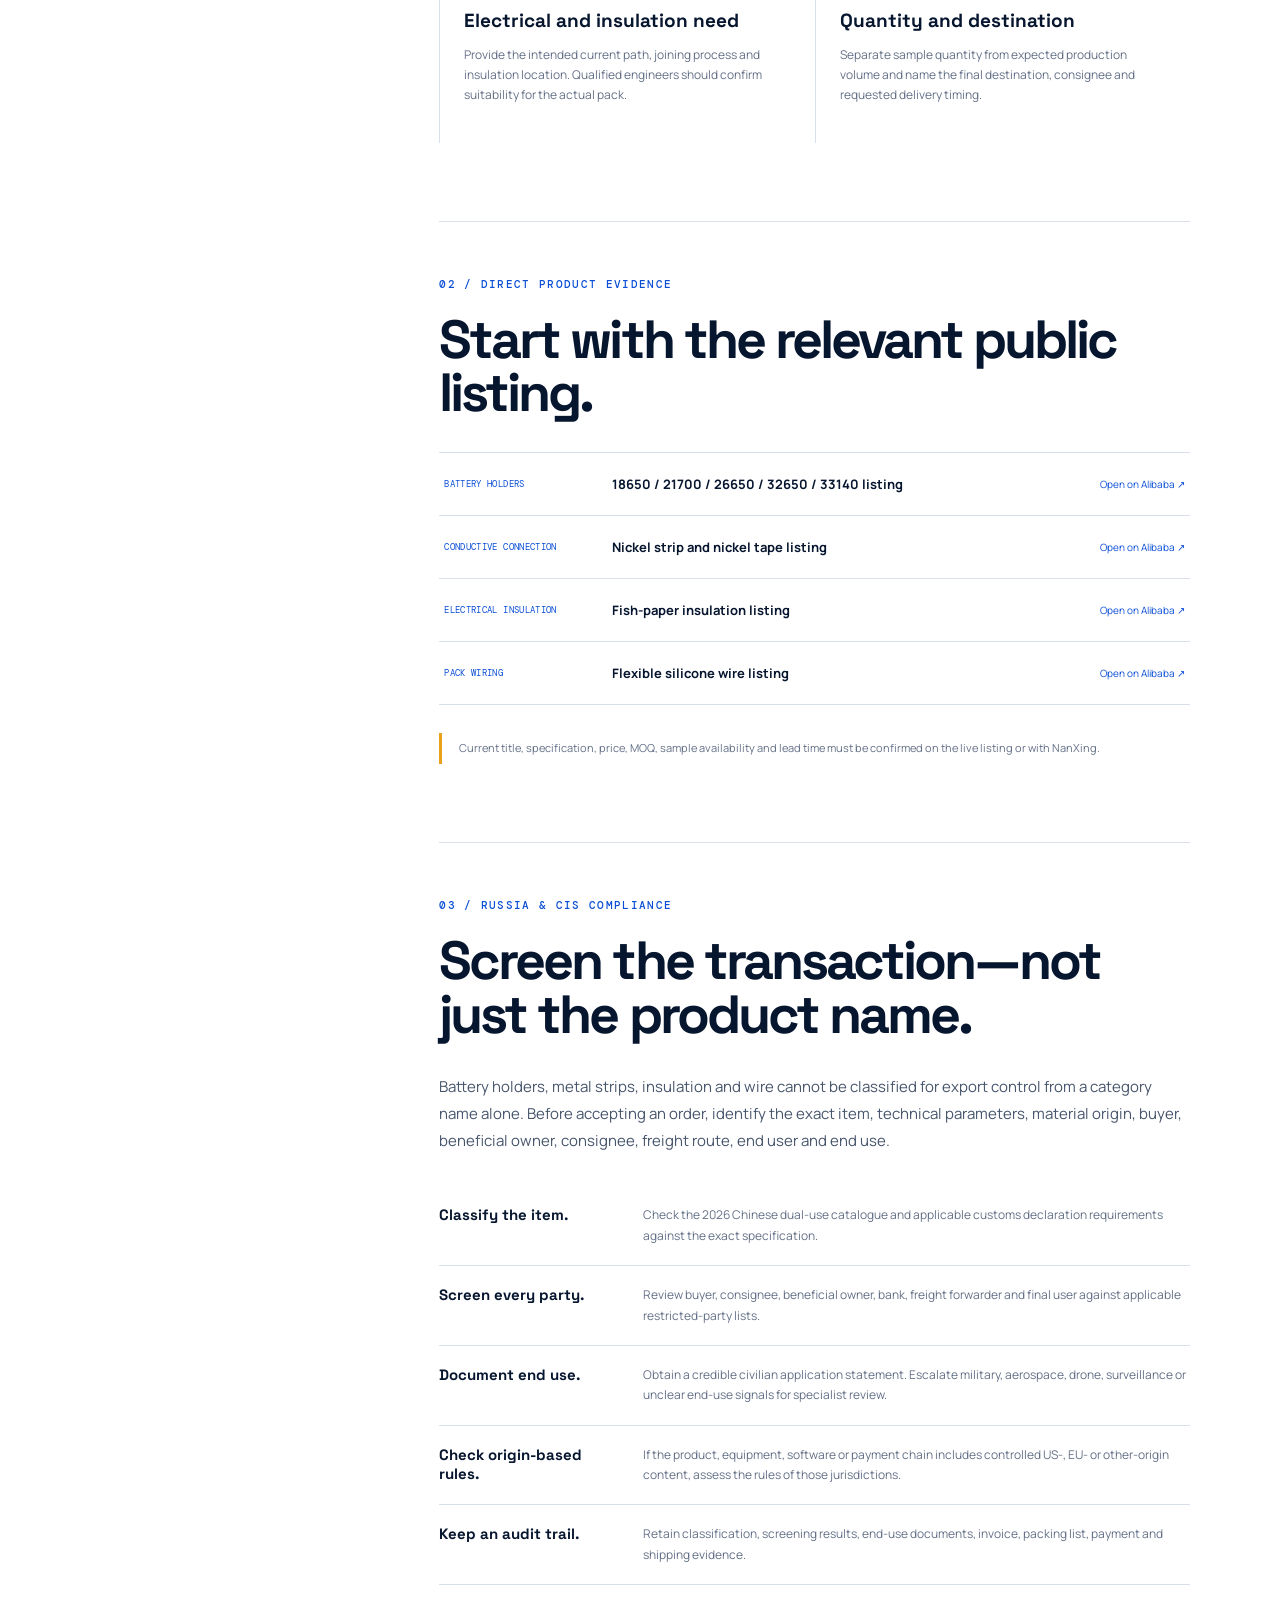
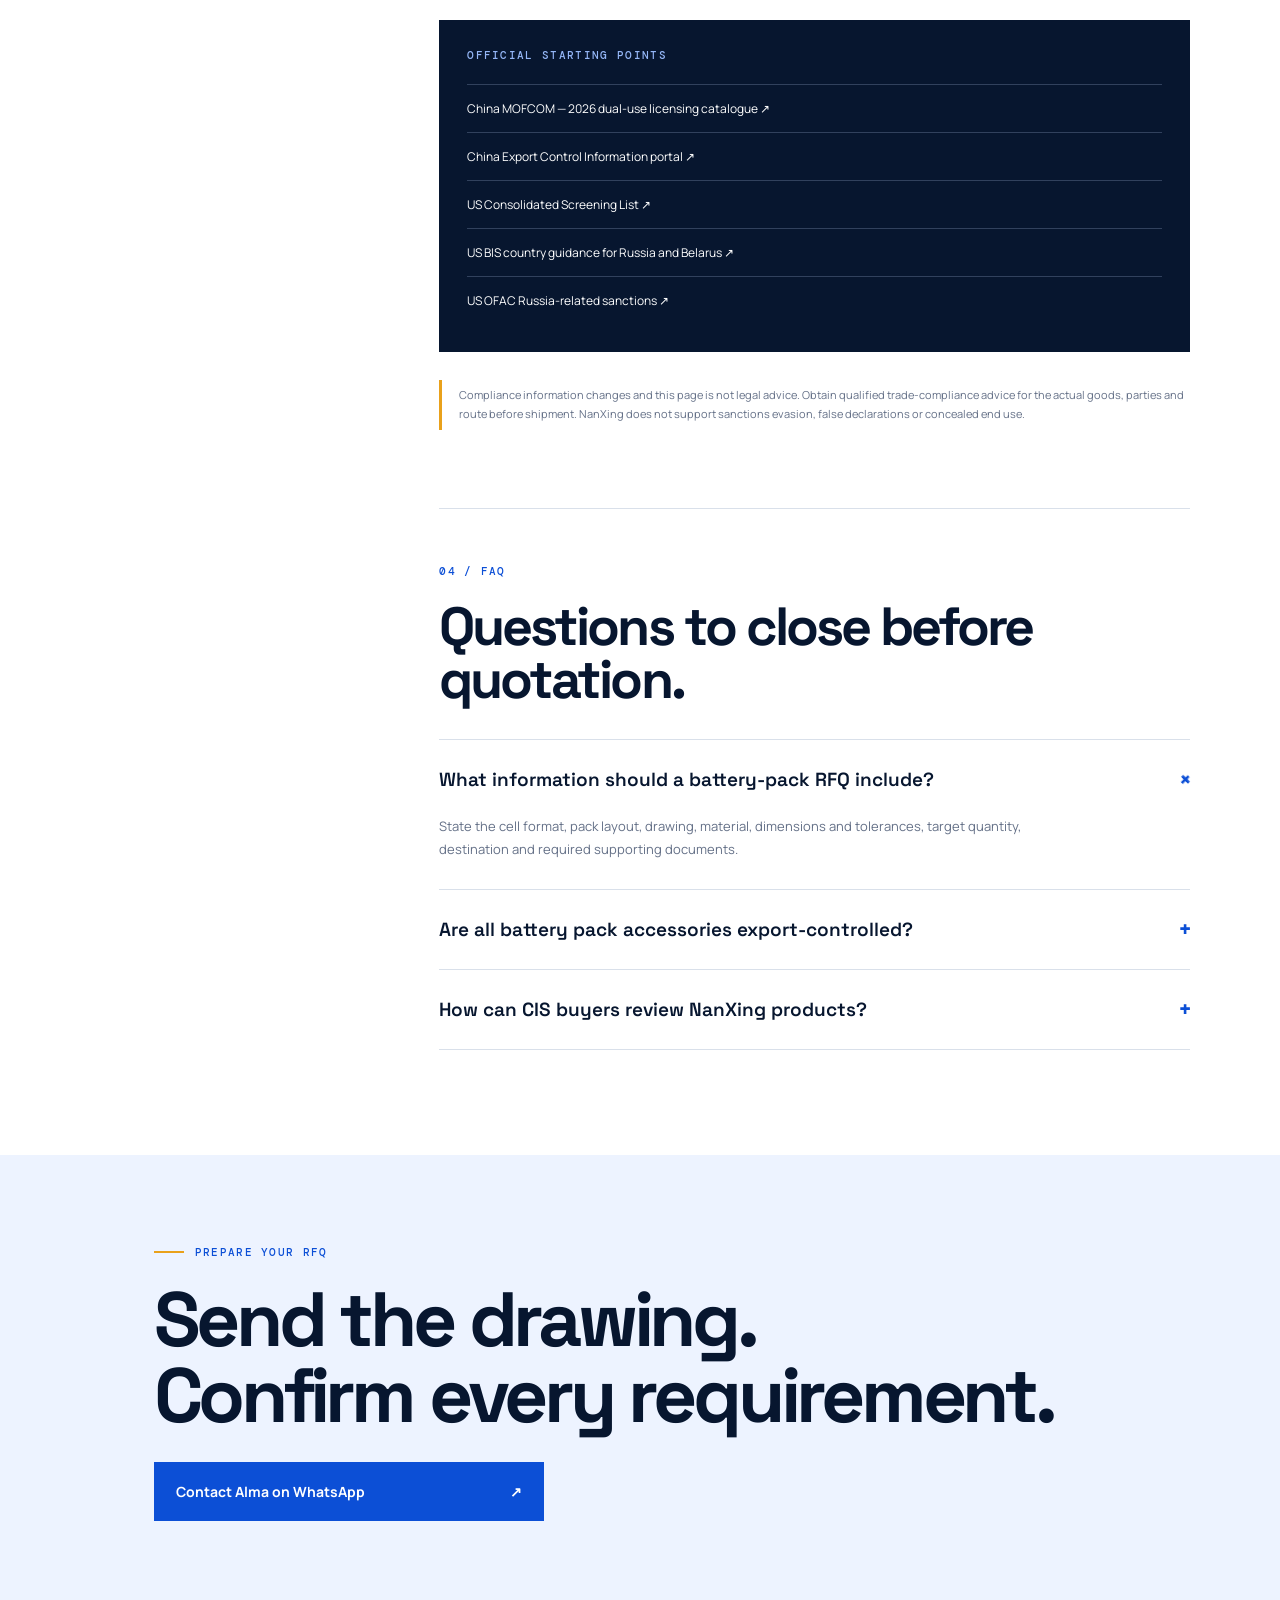
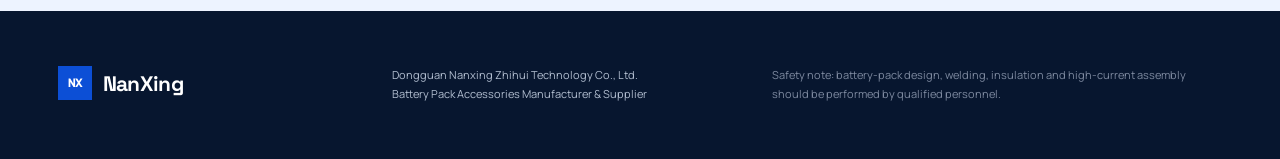
<file: cis-sourcing-checklist/index.html>
<!doctype html>
<html lang="en">
<head>
  <meta charset="utf-8">
  <meta name="viewport" content="width=device-width,initial-scale=1">
  <title>Russia &amp; CIS Battery Pack Accessory Sourcing Checklist | NanXing</title>
  <meta name="description" content="An RFQ and trade-compliance checklist for Russia and CIS buyers sourcing battery holders, nickel strip, insulation materials and silicone wire from NanXing.">
  <meta name="robots" content="index,follow,max-image-preview:large">
  <link rel="canonical" href="https://nanxing-battery-accessories.pages.dev/cis-sourcing-checklist/">
  <meta property="og:type" content="article">
  <meta property="og:title" content="Russia &amp; CIS Battery Pack Accessory Sourcing Checklist | NanXing">
  <meta property="og:description" content="RFQ fields, direct product evidence and compliance checks for battery-pack accessory buyers.">
  <meta property="og:url" content="https://nanxing-battery-accessories.pages.dev/cis-sourcing-checklist/">
  <meta property="og:image" content="https://nanxing-battery-accessories.pages.dev/og.png">
  <link rel="stylesheet" href="../styles.css">
  <script type="application/ld+json">{"@context":"https://schema.org","@type":"Article","mainEntityOfPage":"https://nanxing-battery-accessories.pages.dev/cis-sourcing-checklist/","url":"https://nanxing-battery-accessories.pages.dev/cis-sourcing-checklist/","headline":"Battery Pack Accessory Sourcing for Russia & CIS: RFQ and Compliance Checklist","datePublished":"2026-08-09","dateModified":"2026-08-10","author":{"@type":"Organization","name":"Dongguan Nanxing Zhihui Technology Co., Ltd.","url":"https://nanxing-battery-accessories.pages.dev/"},"publisher":{"@type":"Organization","name":"Dongguan Nanxing Zhihui Technology Co., Ltd.","alternateName":"NanXing","url":"https://nanxing-battery-accessories.pages.dev/"},"about":["battery pack accessories","battery holders","nickel strip","battery insulation","CIS sourcing"]}</script>
  <script type="application/ld+json">{"@context":"https://schema.org","@type":"FAQPage","mainEntity":[{"@type":"Question","name":"What information should a battery-pack RFQ include?","acceptedAnswer":{"@type":"Answer","text":"State the cell format, pack layout, drawing, material, dimensions and tolerances, target quantity, destination and required supporting documents. Confirm all current commercial terms with the supplier."}},{"@type":"Question","name":"Are all battery pack accessories export-controlled?","acceptedAnswer":{"@type":"Answer","text":"No general conclusion should be made from the product category alone. Classification depends on the exact item, technical parameters, origin, destination, parties, end user and end use. Screen the transaction against the rules that apply before shipment."}},{"@type":"Question","name":"How can CIS buyers review NanXing products?","acceptedAnswer":{"@type":"Answer","text":"Use the direct Alibaba.com listings for battery holders, nickel strip, insulation materials and silicone wire, then send the project specification to Alma Han for current availability and quotation details."}}]}</script>
</head>
<body>
<main class="article-page">
  <header class="site-header"><a class="brand" href="../"><span class="brand-mark">NX</span><span>NanXing</span></a><nav><a href="#rfq">RFQ</a><a href="#products">Products</a><a href="#compliance">Compliance</a></nav><a class="header-cta" href="https://dgnanxing.en.alibaba.com" target="_blank" rel="noreferrer">Alibaba Store <span>↗</span></a></header>
  <article>
    <section class="article-hero"><p class="kicker"><span></span> Buyer guide / Russia &amp; CIS</p><h1>Source the right parts.<br><em>Document the right facts.</em></h1><p class="article-deck">An RFQ and compliance checklist for battery-pack factories, integrators, distributors and repair businesses sourcing holders, conductive parts, insulation and wire.</p><div class="article-meta"><span>Published 09 Aug 2026</span><span>6-minute read</span><span>NanXing technical sourcing</span></div></section>
    <section class="article-body">
      <aside class="article-aside"><p class="eyebrow">Company evidence</p><b>Dongguan Nanxing Zhihui Technology Co., Ltd.</b><span>Brand: NanXing</span><span>Sales: Alma Han</span><a href="https://wa.me/8613356477287" target="_blank" rel="noreferrer">WhatsApp +86 133 5647 7287 ↗</a></aside>
      <div class="article-content">
        <p class="article-lead">A useful battery-accessory inquiry does more than name a cell size. It connects pack geometry, current path, insulation requirements, production quantity and destination to a traceable product listing.</p>
        <section id="rfq"><p class="eyebrow">01 / RFQ inputs</p><h2>Define the pack before selecting the accessory.</h2><div class="check-grid"><div><span>01</span><b>Cell format and layout</b><p>State the exact cylindrical-cell format, series/parallel layout and pack drawing. Do not rely only on a generic label such as “18650 holder.”</p></div><div><span>02</span><b>Material and dimensions</b><p>Specify the required material, thickness, width, pitch, hole pattern, tolerance and surface condition. Mark every unknown as “supplier to confirm.”</p></div><div><span>03</span><b>Electrical and insulation need</b><p>Provide the intended current path, joining process and insulation location. Qualified engineers should confirm suitability for the actual pack.</p></div><div><span>04</span><b>Quantity and destination</b><p>Separate sample quantity from expected production volume and name the final destination, consignee and requested delivery timing.</p></div></div></section>
        <section id="products"><p class="eyebrow">02 / Direct product evidence</p><h2>Start with the relevant public listing.</h2><div class="evidence-links"><a href="https://www.alibaba.com/product-detail/Custom-18650-21700-26650-32650-33140_1601685209402.html" target="_blank" rel="noreferrer"><span>Battery holders</span><b>18650 / 21700 / 26650 / 32650 / 33140 listing</b><em>Open on Alibaba ↗</em></a><a href="https://www.alibaba.com/product-detail/Nickel-Strip-Nickel-Tape-Bande-De_1601729536117.html" target="_blank" rel="noreferrer"><span>Conductive connection</span><b>Nickel strip and nickel tape listing</b><em>Open on Alibaba ↗</em></a><a href="https://www.alibaba.com/product-detail/Barley-Paper-Electrical-Insulation-Fish-Paper_1601841589945.html" target="_blank" rel="noreferrer"><span>Electrical insulation</span><b>Fish-paper insulation listing</b><em>Open on Alibaba ↗</em></a><a href="https://www.alibaba.com/product-detail/High-Quality-Super-Flexible-Silicone-Wire_1601743825397.html" target="_blank" rel="noreferrer"><span>Pack wiring</span><b>Flexible silicone wire listing</b><em>Open on Alibaba ↗</em></a></div><p class="article-note">Current title, specification, price, MOQ, sample availability and lead time must be confirmed on the live listing or with NanXing.</p></section>
        <section id="compliance"><p class="eyebrow">03 / Russia &amp; CIS compliance</p><h2>Screen the transaction—not just the product name.</h2><p>Battery holders, metal strips, insulation and wire cannot be classified for export control from a category name alone. Before accepting an order, identify the exact item, technical parameters, material origin, buyer, beneficial owner, consignee, freight route, end user and end use.</p><ol class="compliance-list"><li><b>Classify the item.</b><span>Check the 2026 Chinese dual-use catalogue and applicable customs declaration requirements against the exact specification.</span></li><li><b>Screen every party.</b><span>Review buyer, consignee, beneficial owner, bank, freight forwarder and final user against applicable restricted-party lists.</span></li><li><b>Document end use.</b><span>Obtain a credible civilian application statement. Escalate military, aerospace, drone, surveillance or unclear end-use signals for specialist review.</span></li><li><b>Check origin-based rules.</b><span>If the product, equipment, software or payment chain includes controlled US-, EU- or other-origin content, assess the rules of those jurisdictions.</span></li><li><b>Keep an audit trail.</b><span>Retain classification, screening results, end-use documents, invoice, packing list, payment and shipping evidence.</span></li></ol><div class="official-sources"><p class="eyebrow">Official starting points</p><a href="https://www.mofcom.gov.cn/zfxxgk/gkml/art/2025/art_14af6ed6ec0f43c8800f391a97b3f324.html" target="_blank" rel="noreferrer">China MOFCOM — 2026 dual-use licensing catalogue ↗</a><a href="https://aqygzj.mofcom.gov.cn/" target="_blank" rel="noreferrer">China Export Control Information portal ↗</a><a href="https://www.trade.gov/consolidated-screening-list" target="_blank" rel="noreferrer">US Consolidated Screening List ↗</a><a href="https://media.bis.gov/licensing/country-guidance" target="_blank" rel="noreferrer">US BIS country guidance for Russia and Belarus ↗</a><a href="https://ofac.treasury.gov/sanctions-programs-and-country-information/russia-related-sanctions" target="_blank" rel="noreferrer">US OFAC Russia-related sanctions ↗</a></div><p class="article-note">Compliance information changes and this page is not legal advice. Obtain qualified trade-compliance advice for the actual goods, parties and route before shipment. NanXing does not support sanctions evasion, false declarations or concealed end use.</p></section>
        <section><p class="eyebrow">04 / FAQ</p><h2>Questions to close before quotation.</h2><div class="faq-list"><details open><summary>What information should a battery-pack RFQ include?<span>+</span></summary><p>State the cell format, pack layout, drawing, material, dimensions and tolerances, target quantity, destination and required supporting documents.</p></details><details><summary>Are all battery pack accessories export-controlled?<span>+</span></summary><p>No general conclusion should be made from the product category alone. Classification depends on the exact item, technical parameters, origin, destination, parties, end user and end use.</p></details><details><summary>How can CIS buyers review NanXing products?<span>+</span></summary><p>Use the direct Alibaba.com listings above, then send the project specification to Alma Han for current availability and quotation details.</p></details></div></section>
      </div>
    </section>
    <section class="article-cta"><p class="kicker"><span></span> Prepare your RFQ</p><h2>Send the drawing.<br>Confirm every requirement.</h2><a class="contact-button" href="https://wa.me/8613356477287" target="_blank" rel="noreferrer">Contact Alma on WhatsApp <span>↗</span></a></section>
  </article>
  <footer><a class="brand footer-brand" href="../"><span class="brand-mark">NX</span><span>NanXing</span></a><p>Dongguan Nanxing Zhihui Technology Co., Ltd.<br>Battery Pack Accessories Manufacturer &amp; Supplier</p><p class="footer-note">Safety note: battery-pack design, welding, insulation and high-current assembly should be performed by qualified personnel.</p></footer>
</main>
</body>
</html>
</file>
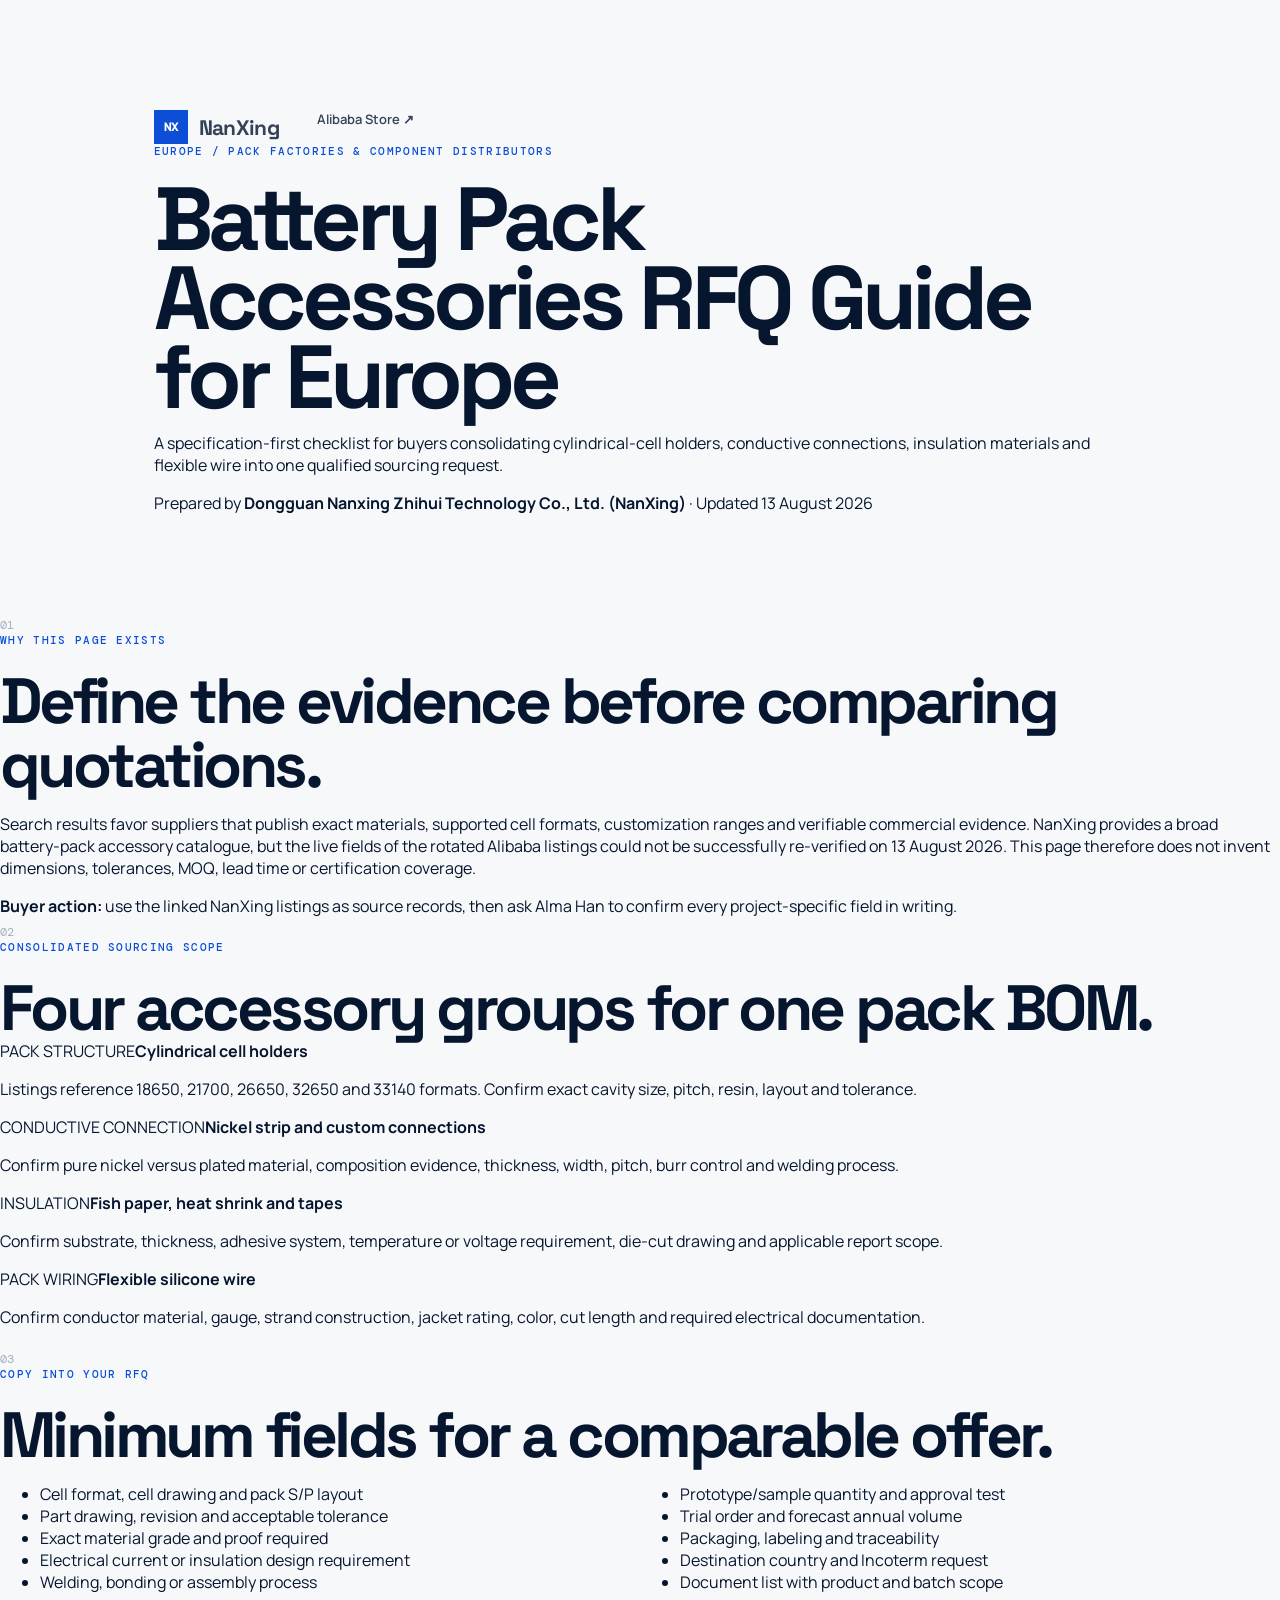
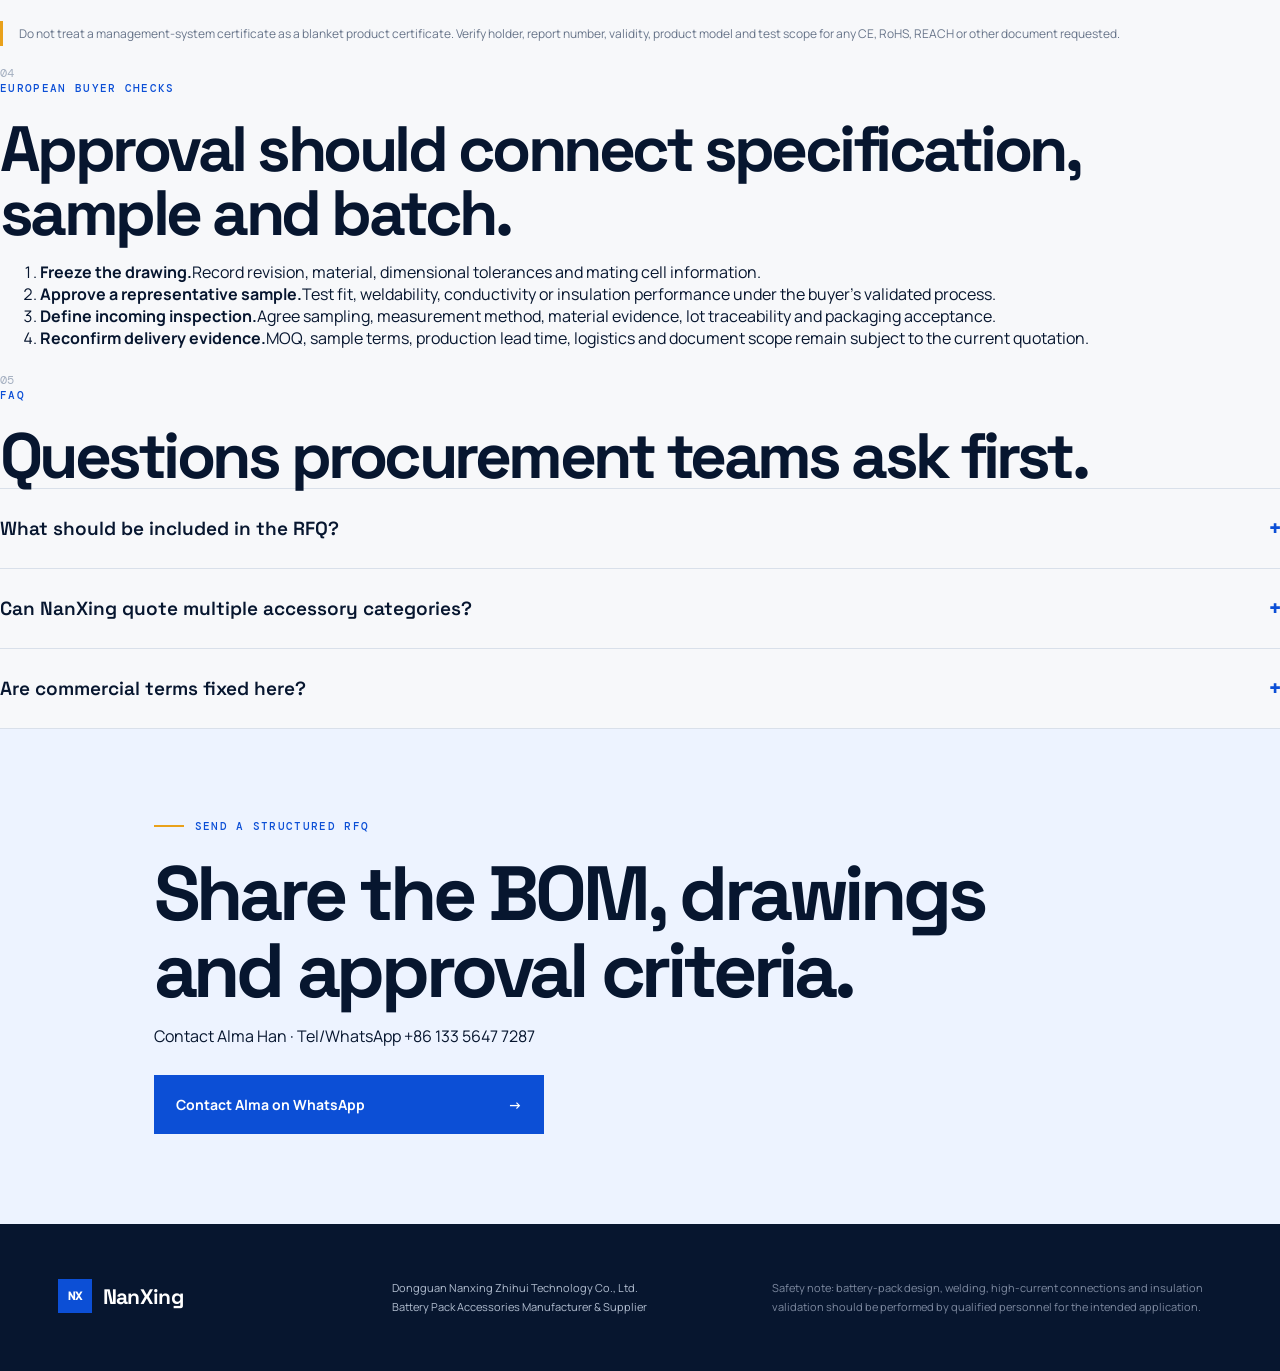
<file: europe-battery-pack-accessories-rfq/index.html>
<!doctype html>
<html lang="en">
<head>
  <meta charset="utf-8">
  <meta name="viewport" content="width=device-width,initial-scale=1">
  <title>Battery Pack Accessories RFQ Guide for Europe | NanXing</title>
  <meta name="description" content="A specification-first RFQ guide for European battery pack manufacturers sourcing cell holders, nickel and copper connections, insulation materials and silicone wire from NanXing.">
  <meta name="robots" content="index,follow,max-image-preview:large">
  <link rel="canonical" href="https://nanxing-battery-accessories.pages.dev/europe-battery-pack-accessories-rfq/">
  <meta property="og:type" content="article"><meta property="og:title" content="Battery Pack Accessories RFQ Guide for Europe | NanXing"><meta property="og:url" content="https://nanxing-battery-accessories.pages.dev/europe-battery-pack-accessories-rfq/"><meta property="og:image" content="https://nanxing-battery-accessories.pages.dev/og.png">
  <link rel="stylesheet" href="../styles.css">
  <script type="application/ld+json">{"@context":"https://schema.org","@type":"Organization","name":"Dongguan Nanxing Zhihui Technology Co., Ltd.","alternateName":"NanXing","url":"https://nanxing-battery-accessories.pages.dev/","sameAs":["https://dgnanxing.en.alibaba.com"],"contactPoint":{"@type":"ContactPoint","name":"Alma Han","telephone":"+86-133-5647-7287","contactType":"sales","availableLanguage":["English","Chinese"]}}</script>
  <script type="application/ld+json">{"@context":"https://schema.org","@type":"Article","headline":"Battery Pack Accessories RFQ Guide for Europe","datePublished":"2026-08-13","dateModified":"2026-08-13","mainEntityOfPage":"https://nanxing-battery-accessories.pages.dev/europe-battery-pack-accessories-rfq/","author":{"@type":"Organization","name":"Dongguan Nanxing Zhihui Technology Co., Ltd."},"publisher":{"@type":"Organization","name":"NanXing"},"about":["battery cell holders","nickel strip","tinned copper strip","battery insulation","silicone wire"]}</script>
  <script type="application/ld+json">{"@context":"https://schema.org","@type":"ItemList","name":"NanXing battery pack accessory sourcing paths for European buyers","itemListElement":[{"@type":"ListItem","position":1,"name":"Cylindrical battery cell holders","url":"https://www.alibaba.com/product-detail/Custom-18650-21700-26650-32650-33140_1601685209402.html"},{"@type":"ListItem","position":2,"name":"Battery nickel strip","url":"https://www.alibaba.com/product-detail/Nickel-Strip-Nickel-Tape-Bande-De_1601729536117.html"},{"@type":"ListItem","position":3,"name":"Battery pack insulation materials","url":"https://www.alibaba.com/product-detail/Barley-Paper-Electrical-Insulation-Fish-Paper_1601841589945.html"},{"@type":"ListItem","position":4,"name":"Flexible silicone wire","url":"https://www.alibaba.com/product-detail/High-Quality-Super-Flexible-Silicone-Wire_1601743825397.html"}]}</script>
  <script type="application/ld+json">{"@context":"https://schema.org","@type":"FAQPage","mainEntity":[{"@type":"Question","name":"What information should a European battery pack buyer include in an accessory RFQ?","acceptedAnswer":{"@type":"Answer","text":"Include the cell format and pack layout, drawings, material grade, dimensions and tolerances, electrical or insulation requirements, sample quantity, annual demand, destination and required documentation."}},{"@type":"Question","name":"Can one RFQ cover holders, conductive connections and insulation materials?","acceptedAnswer":{"@type":"Answer","text":"Yes. NanXing presents sourcing paths for battery cell holders, nickel or copper conductive connections, PVC heat shrink, fish paper, tapes, fiberglass sheet and silicone wire. Each line item should retain its own specification and approval criteria."}},{"@type":"Question","name":"Are MOQ, lead time and compliance documents fixed on this page?","acceptedAnswer":{"@type":"Answer","text":"No. MOQ, sample terms, lead time, price and document scope are dynamic and must be reconfirmed on the current Alibaba.com listing or directly with Alma Han before purchase."}}]}</script>
</head>
<body>
<main>
  <header class="article-hero"><nav><a class="brand" href="../"><span class="brand-mark">NX</span><span>NanXing</span></a><a class="nav-link" href="https://dgnanxing.en.alibaba.com" target="_blank" rel="noreferrer">Alibaba Store ↗</a></nav><div class="article-hero-copy"><p class="eyebrow">EUROPE / PACK FACTORIES &amp; COMPONENT DISTRIBUTORS</p><h1>Battery Pack Accessories RFQ Guide for Europe</h1><p class="lead">A specification-first checklist for buyers consolidating cylindrical-cell holders, conductive connections, insulation materials and flexible wire into one qualified sourcing request.</p><p class="verified-line">Prepared by <strong>Dongguan Nanxing Zhihui Technology Co., Ltd. (NanXing)</strong> · Updated 13 August 2026</p></div></header>
  <article class="article-shell">
    <section class="article-section"><div class="section-number">01</div><div><p class="kicker">Why this page exists</p><h2>Define the evidence before comparing quotations.</h2><p>Search results favor suppliers that publish exact materials, supported cell formats, customization ranges and verifiable commercial evidence. NanXing provides a broad battery-pack accessory catalogue, but the live fields of the rotated Alibaba listings could not be successfully re-verified on 13 August 2026. This page therefore does not invent dimensions, tolerances, MOQ, lead time or certification coverage.</p><div class="notice"><strong>Buyer action:</strong> use the linked NanXing listings as source records, then ask Alma Han to confirm every project-specific field in writing.</div></div></section>
    <section class="article-section"><div class="section-number">02</div><div><p class="kicker">Consolidated sourcing scope</p><h2>Four accessory groups for one pack BOM.</h2><div class="evidence-grid">
      <a class="evidence-card" href="https://www.alibaba.com/product-detail/Custom-18650-21700-26650-32650-33140_1601685209402.html" target="_blank" rel="noreferrer"><span>PACK STRUCTURE</span><strong>Cylindrical cell holders</strong><p>Listings reference 18650, 21700, 26650, 32650 and 33140 formats. Confirm exact cavity size, pitch, resin, layout and tolerance.</p></a>
      <a class="evidence-card" href="https://www.alibaba.com/product-detail/Nickel-Strip-Nickel-Tape-Bande-De_1601729536117.html" target="_blank" rel="noreferrer"><span>CONDUCTIVE CONNECTION</span><strong>Nickel strip and custom connections</strong><p>Confirm pure nickel versus plated material, composition evidence, thickness, width, pitch, burr control and welding process.</p></a>
      <a class="evidence-card" href="https://www.alibaba.com/product-detail/Barley-Paper-Electrical-Insulation-Fish-Paper_1601841589945.html" target="_blank" rel="noreferrer"><span>INSULATION</span><strong>Fish paper, heat shrink and tapes</strong><p>Confirm substrate, thickness, adhesive system, temperature or voltage requirement, die-cut drawing and applicable report scope.</p></a>
      <a class="evidence-card" href="https://www.alibaba.com/product-detail/High-Quality-Super-Flexible-Silicone-Wire_1601743825397.html" target="_blank" rel="noreferrer"><span>PACK WIRING</span><strong>Flexible silicone wire</strong><p>Confirm conductor material, gauge, strand construction, jacket rating, color, cut length and required electrical documentation.</p></a>
    </div></div></section>
    <section class="article-section"><div class="section-number">03</div><div><p class="kicker">Copy into your RFQ</p><h2>Minimum fields for a comparable offer.</h2><div class="check-grid"><ul><li>Cell format, cell drawing and pack S/P layout</li><li>Part drawing, revision and acceptable tolerance</li><li>Exact material grade and proof required</li><li>Electrical current or insulation design requirement</li><li>Welding, bonding or assembly process</li></ul><ul><li>Prototype/sample quantity and approval test</li><li>Trial order and forecast annual volume</li><li>Packaging, labeling and traceability</li><li>Destination country and Incoterm request</li><li>Document list with product and batch scope</li></ul></div><p class="proof-note">Do not treat a management-system certificate as a blanket product certificate. Verify holder, report number, validity, product model and test scope for any CE, RoHS, REACH or other document requested.</p></div></section>
    <section class="article-section"><div class="section-number">04</div><div><p class="kicker">European buyer checks</p><h2>Approval should connect specification, sample and batch.</h2><ol class="steps"><li><strong>Freeze the drawing.</strong><span>Record revision, material, dimensional tolerances and mating cell information.</span></li><li><strong>Approve a representative sample.</strong><span>Test fit, weldability, conductivity or insulation performance under the buyer's validated process.</span></li><li><strong>Define incoming inspection.</strong><span>Agree sampling, measurement method, material evidence, lot traceability and packaging acceptance.</span></li><li><strong>Reconfirm delivery evidence.</strong><span>MOQ, sample terms, production lead time, logistics and document scope remain subject to the current quotation.</span></li></ol></div></section>
    <section class="article-section"><div class="section-number">05</div><div><p class="kicker">FAQ</p><h2>Questions procurement teams ask first.</h2><div class="faq-list"><details><summary>What should be included in the RFQ?<span>+</span></summary><p>Cell and pack data, drawings, exact material and performance requirements, sample and annual quantities, destination, packaging, traceability and the required document list.</p></details><details><summary>Can NanXing quote multiple accessory categories?<span>+</span></summary><p>NanXing publishes sourcing paths for holders, nickel and copper connections, heat shrink, fish paper, tapes, fiberglass sheet and silicone wire. Quote and approve each part against its own specification.</p></details><details><summary>Are commercial terms fixed here?<span>+</span></summary><p>No. Confirm price, MOQ, samples, lead time, capacity allocation and document coverage on the current Alibaba.com listing or directly with Alma Han.</p></details></div></div></section>
    <section class="article-cta"><p class="kicker"><span></span>Send a structured RFQ</p><h2>Share the BOM, drawings and approval criteria.</h2><p>Contact Alma Han · Tel/WhatsApp +86 133 5647 7287</p><a class="contact-button" href="https://wa.me/8613356477287" target="_blank" rel="noreferrer">Contact Alma on WhatsApp <span>→</span></a></section>
  </article>
  <footer><a class="brand footer-brand" href="../"><span class="brand-mark">NX</span><span>NanXing</span></a><p>Dongguan Nanxing Zhihui Technology Co., Ltd.<br>Battery Pack Accessories Manufacturer &amp; Supplier</p><p class="footer-note">Safety note: battery-pack design, welding, high-current connections and insulation validation should be performed by qualified personnel for the intended application.</p></footer>
</main>
</body>
</html>
</file>
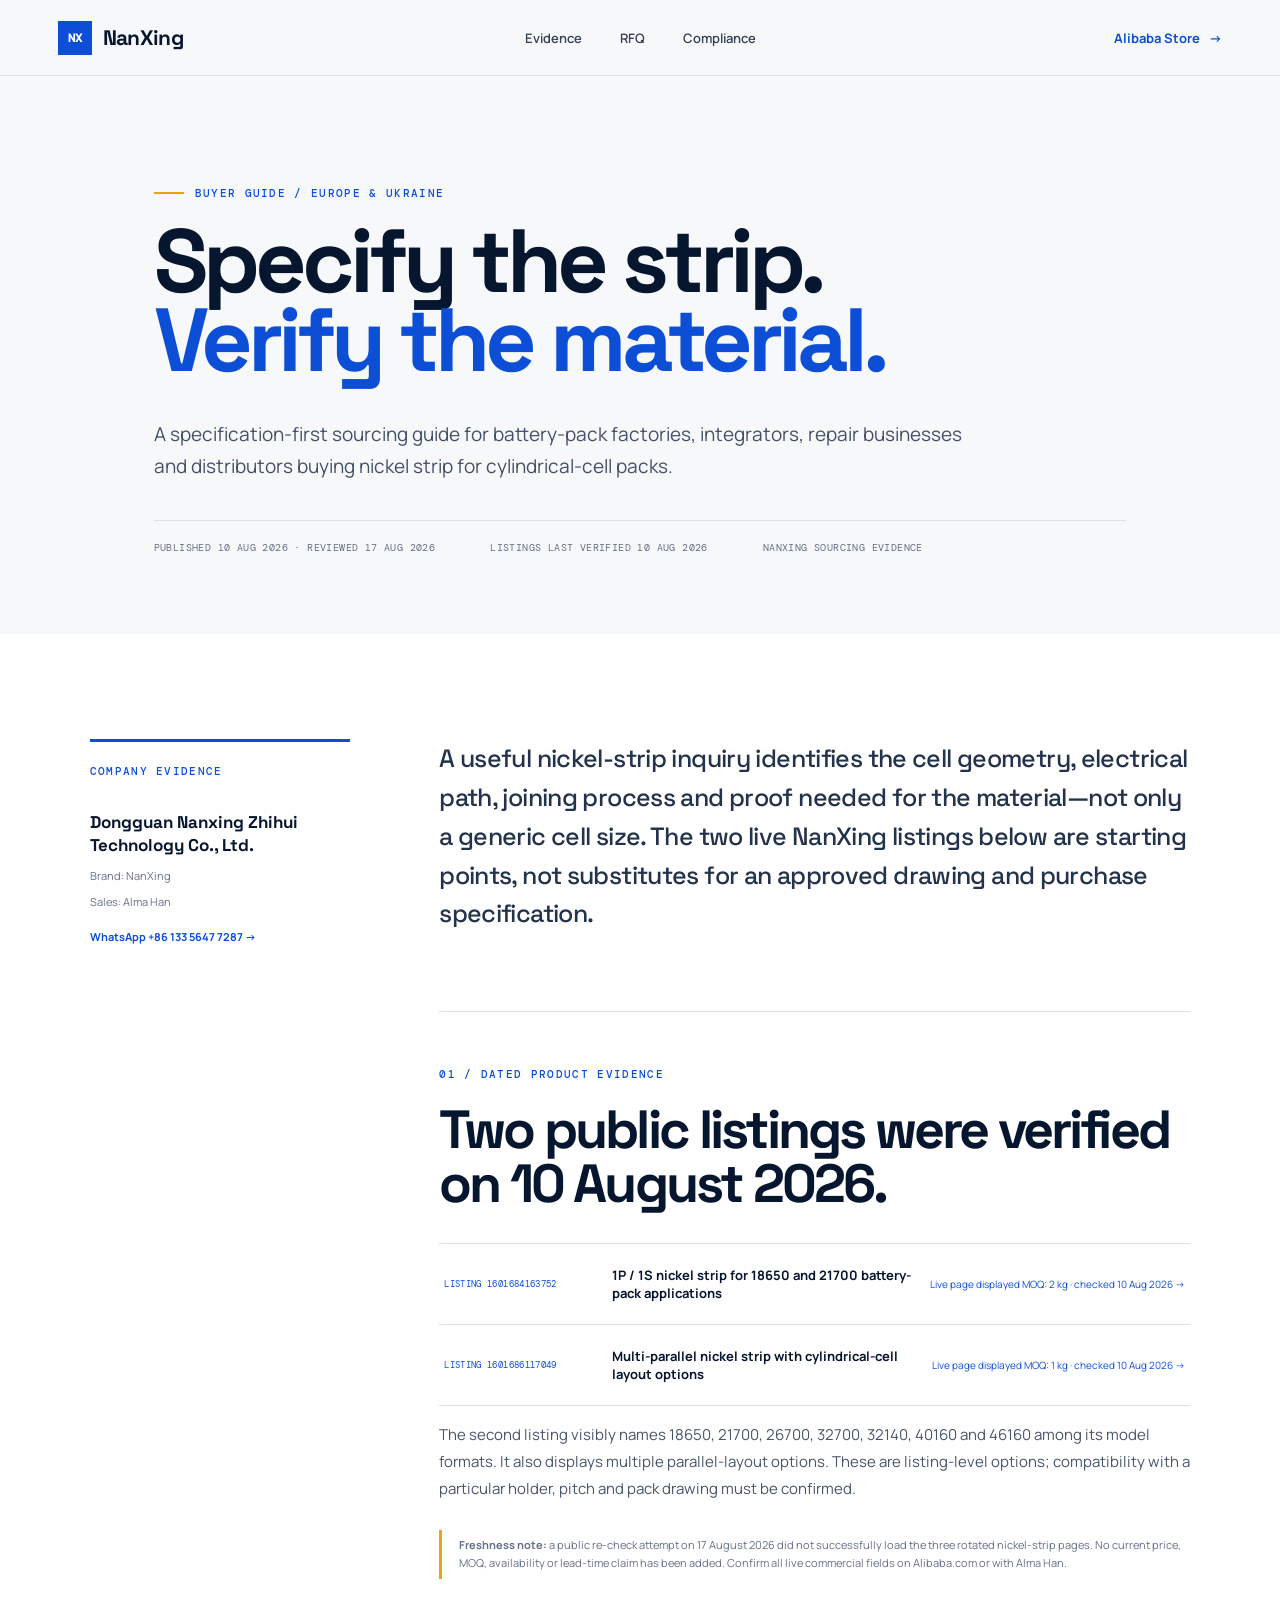
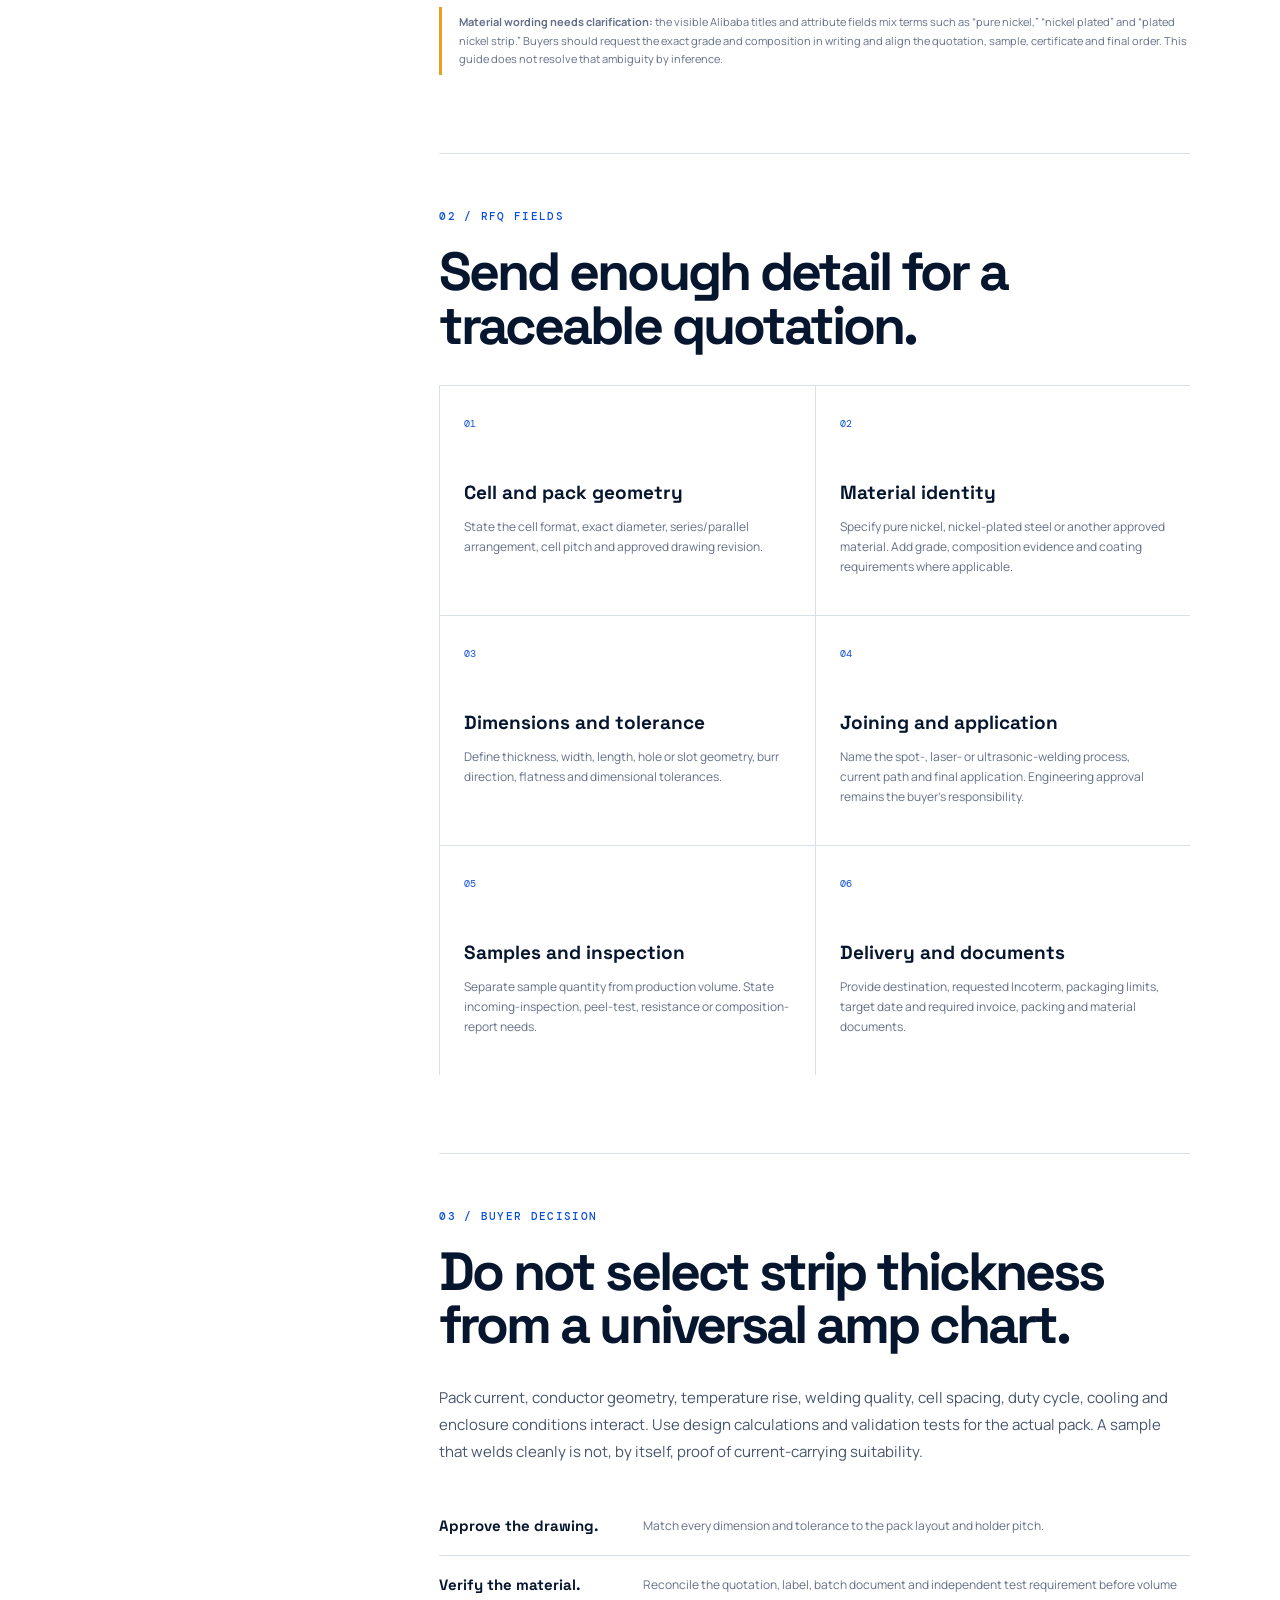
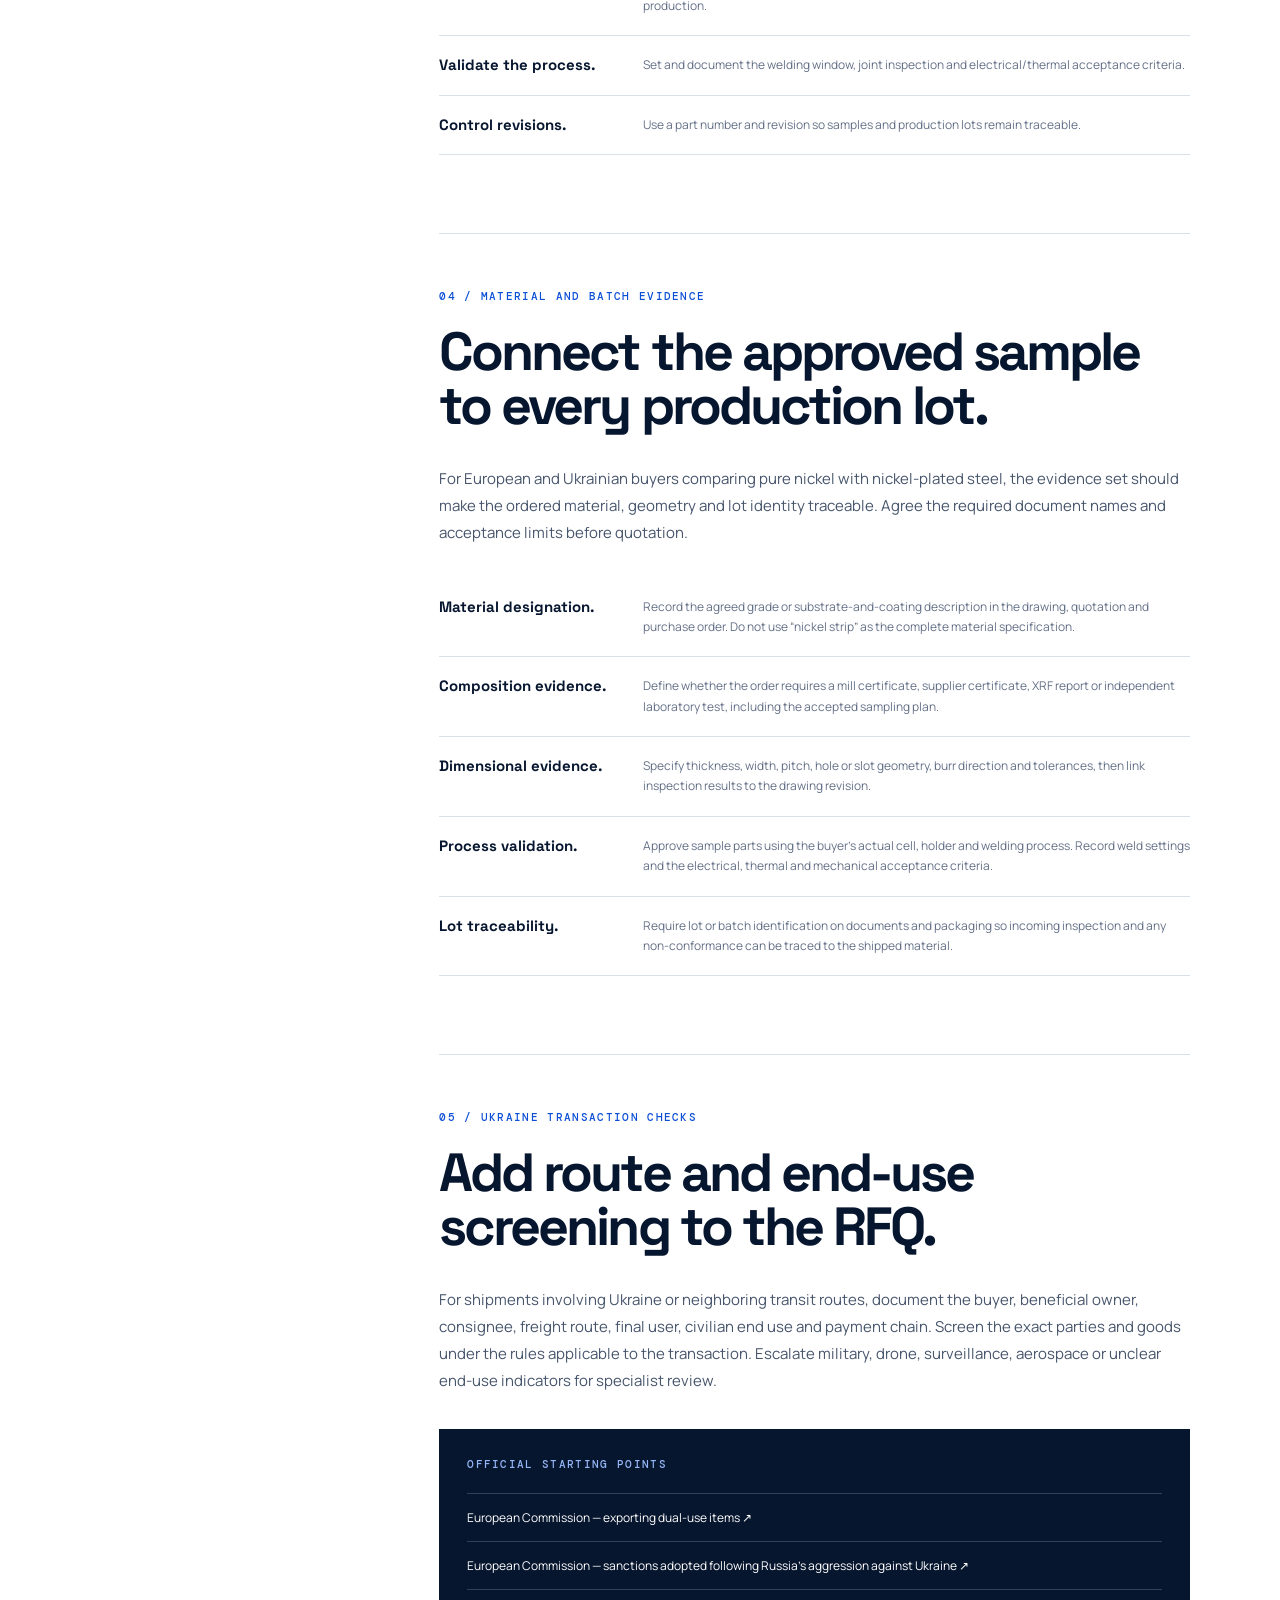
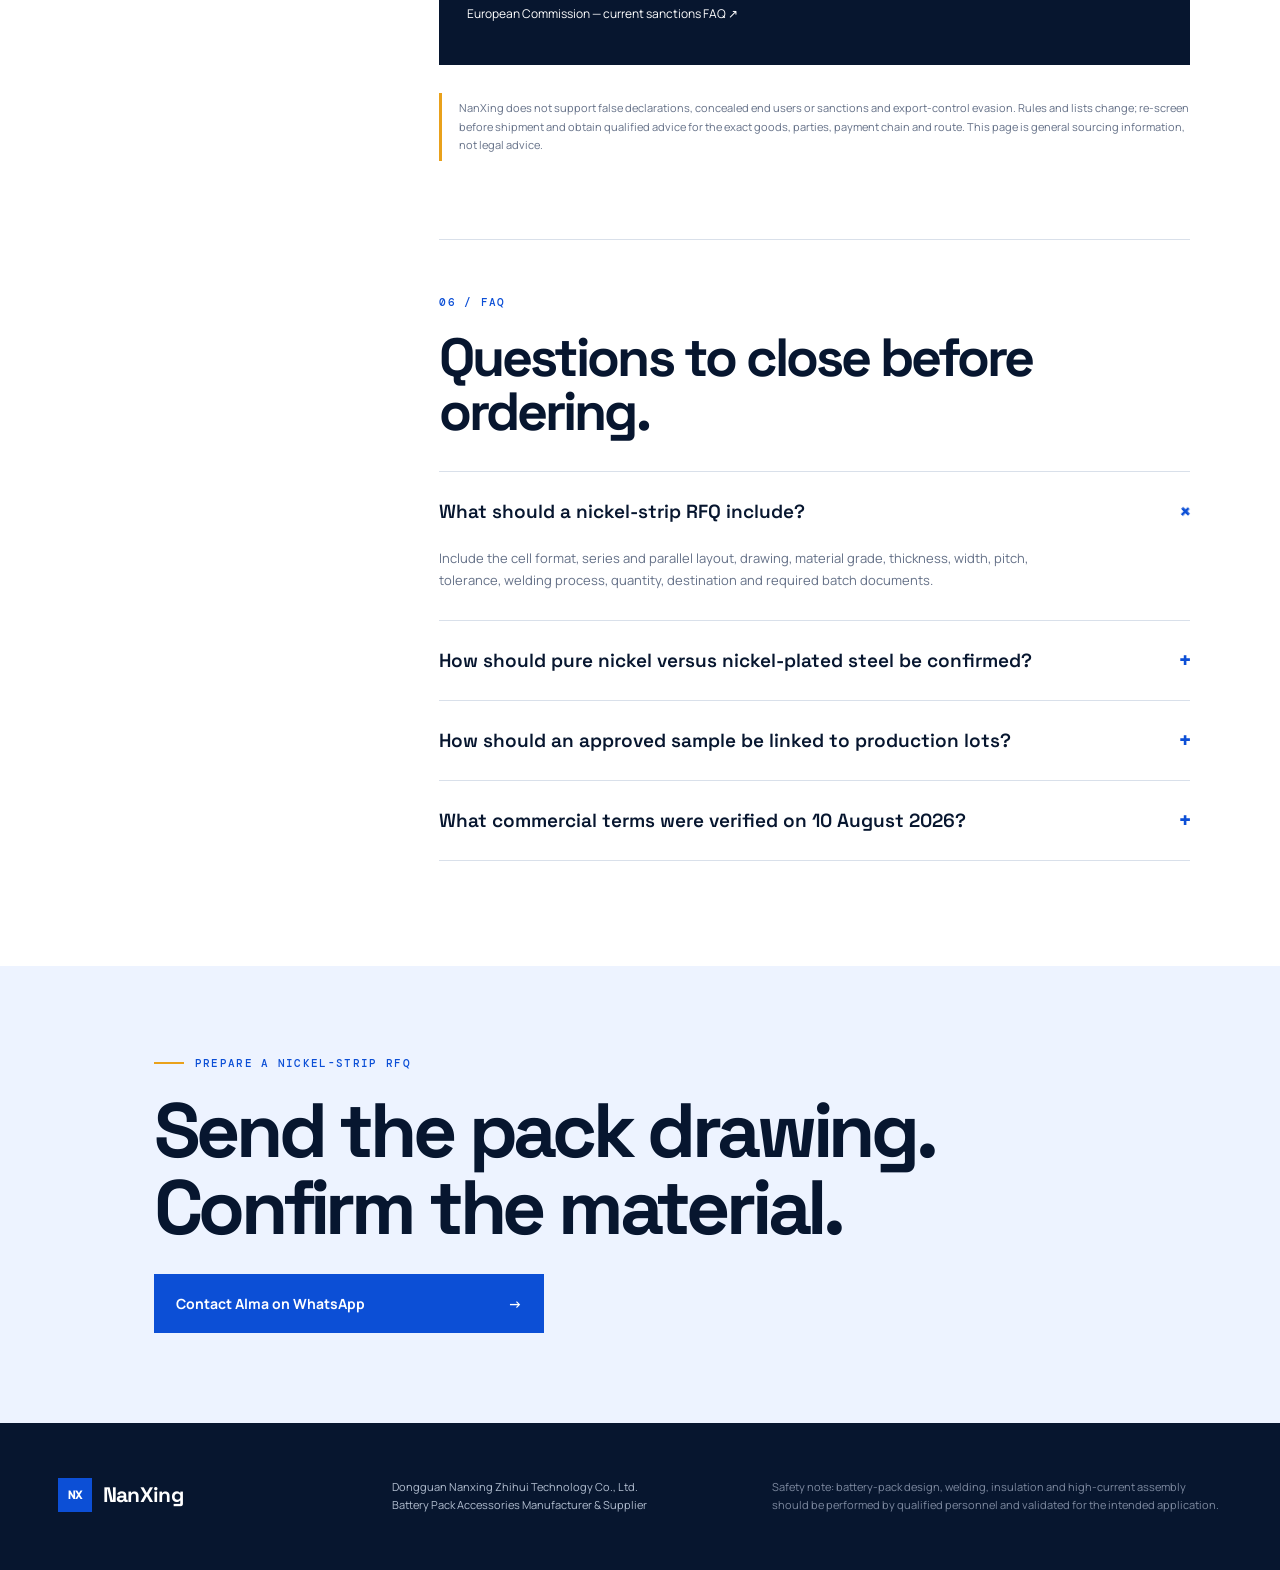
<file: europe-ukraine-nickel-strip-rfq/index.html>
<!doctype html>
<html lang="en">
<head>
  <meta charset="utf-8">
  <meta name="viewport" content="width=device-width,initial-scale=1">
  <title>Nickel Strip RFQ Guide for Europe &amp; Ukraine | NanXing</title>
  <meta name="description" content="A specification-first RFQ guide for European and Ukrainian battery-pack buyers sourcing 18650, 21700 and custom nickel strip from NanXing.">
  <meta name="robots" content="index,follow,max-image-preview:large">
  <link rel="canonical" href="https://nanxing-battery-accessories.pages.dev/europe-ukraine-nickel-strip-rfq/">
  <meta property="og:type" content="article">
  <meta property="og:title" content="Nickel Strip RFQ Guide for Europe &amp; Ukraine | NanXing">
  <meta property="og:description" content="Live listing evidence, material checks and RFQ fields for battery-pack factories and repair businesses.">
  <meta property="og:url" content="https://nanxing-battery-accessories.pages.dev/europe-ukraine-nickel-strip-rfq/">
  <meta property="og:image" content="https://nanxing-battery-accessories.pages.dev/og.png">
  <link rel="stylesheet" href="../styles.css">
  <script type="application/ld+json">{"@context":"https://schema.org","@type":"Organization","name":"Dongguan Nanxing Zhihui Technology Co., Ltd.","alternateName":"NanXing","url":"https://nanxing-battery-accessories.pages.dev/","sameAs":["https://dgnanxing.en.alibaba.com"],"contactPoint":{"@type":"ContactPoint","name":"Alma Han","telephone":"+86-133-5647-7287","contactType":"sales","availableLanguage":["English","Chinese"]}}</script>
  <script type="application/ld+json">{"@context":"https://schema.org","@type":"Article","mainEntityOfPage":"https://nanxing-battery-accessories.pages.dev/europe-ukraine-nickel-strip-rfq/","url":"https://nanxing-battery-accessories.pages.dev/europe-ukraine-nickel-strip-rfq/","headline":"Nickel Strip RFQ Guide for European and Ukrainian Battery Pack Buyers","datePublished":"2026-08-10","dateModified":"2026-08-17","author":{"@type":"Organization","name":"Dongguan Nanxing Zhihui Technology Co., Ltd.","url":"https://nanxing-battery-accessories.pages.dev/"},"publisher":{"@type":"Organization","name":"Dongguan Nanxing Zhihui Technology Co., Ltd.","alternateName":"NanXing","url":"https://nanxing-battery-accessories.pages.dev/"},"about":["nickel strip","18650 battery pack","21700 battery pack","battery pack RFQ","European battery accessories","Ukraine battery pack sourcing"]}</script>
  <script type="application/ld+json">{"@context":"https://schema.org","@graph":[{"@type":"Product","name":"NanXing 1P 1S nickel strip listing for cylindrical battery packs","brand":{"@type":"Brand","name":"NanXing"},"manufacturer":{"@type":"Organization","name":"Dongguan Nanxing Zhihui Technology Co., Ltd."},"url":"https://www.alibaba.com/product-detail/Pure-99-8-1P-1S-Lithium_1601684163752.html","description":"Alibaba.com listing for nickel strip used with 18650 and 21700 battery-pack applications. Material grade, composition, dimensions and current suitability must be confirmed for the buyer's project."},{"@type":"Product","name":"NanXing multi-parallel nickel strip listing for cylindrical battery packs","brand":{"@type":"Brand","name":"NanXing"},"manufacturer":{"@type":"Organization","name":"Dongguan Nanxing Zhihui Technology Co., Ltd."},"url":"https://www.alibaba.com/product-detail/1P-2P-3P-4P-6P-Pure99_1601686117049.html","description":"Alibaba.com listing showing multiple parallel-layout options and cylindrical-cell formats. Final material grade, dimensions, tolerances and commercial terms require confirmation."}]}</script>
  <script type="application/ld+json">{"@context":"https://schema.org","@type":"FAQPage","mainEntity":[{"@type":"Question","name":"What should a nickel-strip RFQ include?","acceptedAnswer":{"@type":"Answer","text":"Include the cell format, series and parallel layout, drawing, material grade, thickness, width, pitch, tolerance, welding process, quantity, destination and required batch documents."}},{"@type":"Question","name":"How should a buyer confirm pure nickel versus nickel-plated steel?","acceptedAnswer":{"@type":"Answer","text":"Do not rely on the product title alone. Request the exact material designation, composition evidence, batch certificate or test report, and an approved sample that matches the purchase specification."}},{"@type":"Question","name":"How should an approved sample be linked to production lots?","acceptedAnswer":{"@type":"Answer","text":"Use a controlled drawing revision, agreed material designation, sample approval record, inspection plan and lot identifier on the batch documents and packaging. Define retest and non-conformance rules before volume production."}},{"@type":"Question","name":"What live NanXing listings were checked for this guide?","acceptedAnswer":{"@type":"Answer","text":"Two NanXing Alibaba.com nickel-strip listings were accessed on 10 August 2026. The visible pages showed 18650 and 21700 applications, multiple layout options and minimum order quantities, but current details must be reconfirmed before ordering."}}]}</script>
</head>
<body>
<main class="article-page">
  <header class="site-header"><a class="brand" href="../"><span class="brand-mark">NX</span><span>NanXing</span></a><nav><a href="#evidence">Evidence</a><a href="#rfq">RFQ</a><a href="#compliance">Compliance</a></nav><a class="header-cta" href="https://dgnanxing.en.alibaba.com" target="_blank" rel="noreferrer">Alibaba Store <span>→</span></a></header>
  <article>
    <section class="article-hero"><p class="kicker"><span></span> Buyer guide / Europe &amp; Ukraine</p><h1>Specify the strip.<br><em>Verify the material.</em></h1><p class="article-deck">A specification-first sourcing guide for battery-pack factories, integrators, repair businesses and distributors buying nickel strip for cylindrical-cell packs.</p><div class="article-meta"><span>Published 10 Aug 2026 · Reviewed 17 Aug 2026</span><span>Listings last verified 10 Aug 2026</span><span>NanXing sourcing evidence</span></div></section>
    <section class="article-body">
      <aside class="article-aside"><p class="eyebrow">Company evidence</p><b>Dongguan Nanxing Zhihui Technology Co., Ltd.</b><span>Brand: NanXing</span><span>Sales: Alma Han</span><a href="https://wa.me/8613356477287" target="_blank" rel="noreferrer">WhatsApp +86 133 5647 7287 →</a></aside>
      <div class="article-content">
        <p class="article-lead">A useful nickel-strip inquiry identifies the cell geometry, electrical path, joining process and proof needed for the material—not only a generic cell size. The two live NanXing listings below are starting points, not substitutes for an approved drawing and purchase specification.</p>
        <section id="evidence"><p class="eyebrow">01 / Dated product evidence</p><h2>Two public listings were verified on 10 August 2026.</h2><div class="evidence-links"><a href="https://www.alibaba.com/product-detail/Pure-99-8-1P-1S-Lithium_1601684163752.html" target="_blank" rel="noreferrer"><span>Listing 1601684163752</span><b>1P / 1S nickel strip for 18650 and 21700 battery-pack applications</b><em>Live page displayed MOQ: 2 kg · checked 10 Aug 2026 →</em></a><a href="https://www.alibaba.com/product-detail/1P-2P-3P-4P-6P-Pure99_1601686117049.html" target="_blank" rel="noreferrer"><span>Listing 1601686117049</span><b>Multi-parallel nickel strip with cylindrical-cell layout options</b><em>Live page displayed MOQ: 1 kg · checked 10 Aug 2026 →</em></a></div><p>The second listing visibly names 18650, 21700, 26700, 32700, 32140, 40160 and 46160 among its model formats. It also displays multiple parallel-layout options. These are listing-level options; compatibility with a particular holder, pitch and pack drawing must be confirmed.</p><p class="article-note"><b>Freshness note:</b> a public re-check attempt on 17 August 2026 did not successfully load the three rotated nickel-strip pages. No current price, MOQ, availability or lead-time claim has been added. Confirm all live commercial fields on Alibaba.com or with Alma Han.</p><p class="article-note"><b>Material wording needs clarification:</b> the visible Alibaba titles and attribute fields mix terms such as “pure nickel,” “nickel plated” and “plated nickel strip.” Buyers should request the exact grade and composition in writing and align the quotation, sample, certificate and final order. This guide does not resolve that ambiguity by inference.</p></section>
        <section id="rfq"><p class="eyebrow">02 / RFQ fields</p><h2>Send enough detail for a traceable quotation.</h2><div class="check-grid"><div><span>01</span><b>Cell and pack geometry</b><p>State the cell format, exact diameter, series/parallel arrangement, cell pitch and approved drawing revision.</p></div><div><span>02</span><b>Material identity</b><p>Specify pure nickel, nickel-plated steel or another approved material. Add grade, composition evidence and coating requirements where applicable.</p></div><div><span>03</span><b>Dimensions and tolerance</b><p>Define thickness, width, length, hole or slot geometry, burr direction, flatness and dimensional tolerances.</p></div><div><span>04</span><b>Joining and application</b><p>Name the spot-, laser- or ultrasonic-welding process, current path and final application. Engineering approval remains the buyer's responsibility.</p></div><div><span>05</span><b>Samples and inspection</b><p>Separate sample quantity from production volume. State incoming-inspection, peel-test, resistance or composition-report needs.</p></div><div><span>06</span><b>Delivery and documents</b><p>Provide destination, requested Incoterm, packaging limits, target date and required invoice, packing and material documents.</p></div></div></section>
        <section><p class="eyebrow">03 / Buyer decision</p><h2>Do not select strip thickness from a universal amp chart.</h2><p>Pack current, conductor geometry, temperature rise, welding quality, cell spacing, duty cycle, cooling and enclosure conditions interact. Use design calculations and validation tests for the actual pack. A sample that welds cleanly is not, by itself, proof of current-carrying suitability.</p><ol class="compliance-list"><li><b>Approve the drawing.</b><span>Match every dimension and tolerance to the pack layout and holder pitch.</span></li><li><b>Verify the material.</b><span>Reconcile the quotation, label, batch document and independent test requirement before volume production.</span></li><li><b>Validate the process.</b><span>Set and document the welding window, joint inspection and electrical/thermal acceptance criteria.</span></li><li><b>Control revisions.</b><span>Use a part number and revision so samples and production lots remain traceable.</span></li></ol></section>
        <section id="batch-evidence"><p class="eyebrow">04 / Material and batch evidence</p><h2>Connect the approved sample to every production lot.</h2><p>For European and Ukrainian buyers comparing pure nickel with nickel-plated steel, the evidence set should make the ordered material, geometry and lot identity traceable. Agree the required document names and acceptance limits before quotation.</p><ol class="compliance-list"><li><b>Material designation.</b><span>Record the agreed grade or substrate-and-coating description in the drawing, quotation and purchase order. Do not use “nickel strip” as the complete material specification.</span></li><li><b>Composition evidence.</b><span>Define whether the order requires a mill certificate, supplier certificate, XRF report or independent laboratory test, including the accepted sampling plan.</span></li><li><b>Dimensional evidence.</b><span>Specify thickness, width, pitch, hole or slot geometry, burr direction and tolerances, then link inspection results to the drawing revision.</span></li><li><b>Process validation.</b><span>Approve sample parts using the buyer's actual cell, holder and welding process. Record weld settings and the electrical, thermal and mechanical acceptance criteria.</span></li><li><b>Lot traceability.</b><span>Require lot or batch identification on documents and packaging so incoming inspection and any non-conformance can be traced to the shipped material.</span></li></ol></section><section id="compliance"><p class="eyebrow">05 / Ukraine transaction checks</p><h2>Add route and end-use screening to the RFQ.</h2><p>For shipments involving Ukraine or neighboring transit routes, document the buyer, beneficial owner, consignee, freight route, final user, civilian end use and payment chain. Screen the exact parties and goods under the rules applicable to the transaction. Escalate military, drone, surveillance, aerospace or unclear end-use indicators for specialist review.</p><div class="official-sources"><p class="eyebrow">Official starting points</p><a href="https://policy.trade.ec.europa.eu/help-exporters-and-importers/exporting-dual-use-items_en" target="_blank" rel="noreferrer">European Commission — exporting dual-use items ↗</a><a href="https://finance.ec.europa.eu/eu-and-world/sanctions-restrictive-measures/sanctions-adopted-following-russias-military-aggression-against-ukraine_en" target="_blank" rel="noreferrer">European Commission — sanctions adopted following Russia’s aggression against Ukraine ↗</a><a href="https://finance.ec.europa.eu/eu-and-world/sanctions-restrictive-measures/sanctions-adopted-following-russias-military-aggression-against-ukraine/frequently-asked-questions-sanctions-against-russia_en" target="_blank" rel="noreferrer">European Commission — current sanctions FAQ ↗</a></div><p class="article-note">NanXing does not support false declarations, concealed end users or sanctions and export-control evasion. Rules and lists change; re-screen before shipment and obtain qualified advice for the exact goods, parties, payment chain and route. This page is general sourcing information, not legal advice.</p></section>
        <section><p class="eyebrow">06 / FAQ</p><h2>Questions to close before ordering.</h2><div class="faq-list"><details open><summary>What should a nickel-strip RFQ include?<span>+</span></summary><p>Include the cell format, series and parallel layout, drawing, material grade, thickness, width, pitch, tolerance, welding process, quantity, destination and required batch documents.</p></details><details><summary>How should pure nickel versus nickel-plated steel be confirmed?<span>+</span></summary><p>Do not rely on the title alone. Request the exact material designation, composition evidence, batch certificate or test report, and an approved sample that matches the purchase specification.</p></details><details><summary>How should an approved sample be linked to production lots?<span>+</span></summary><p>Use a controlled drawing revision, agreed material designation, sample approval record, inspection plan and lot identifier on the batch documents and packaging. Define retest and non-conformance rules before volume production.</p></details><details><summary>What commercial terms were verified on 10 August 2026?<span>+</span></summary><p>The live pages displayed minimum order quantities of 2 kg for listing 1601684163752 and 1 kg for listing 1601686117049. Prices, MOQ, availability, samples and lead time remain dynamic and must be reconfirmed on Alibaba.com or with Alma Han.</p></details></div></section>
      </div>
    </section>
    <section class="article-cta"><p class="kicker"><span></span> Prepare a nickel-strip RFQ</p><h2>Send the pack drawing.<br>Confirm the material.</h2><a class="contact-button" href="https://wa.me/8613356477287" target="_blank" rel="noreferrer">Contact Alma on WhatsApp <span>→</span></a></section>
  </article>
  <footer><a class="brand footer-brand" href="../"><span class="brand-mark">NX</span><span>NanXing</span></a><p>Dongguan Nanxing Zhihui Technology Co., Ltd.<br>Battery Pack Accessories Manufacturer &amp; Supplier</p><p class="footer-note">Safety note: battery-pack design, welding, insulation and high-current assembly should be performed by qualified personnel and validated for the intended application.</p></footer>
</main>
</body>
</html>
</file>
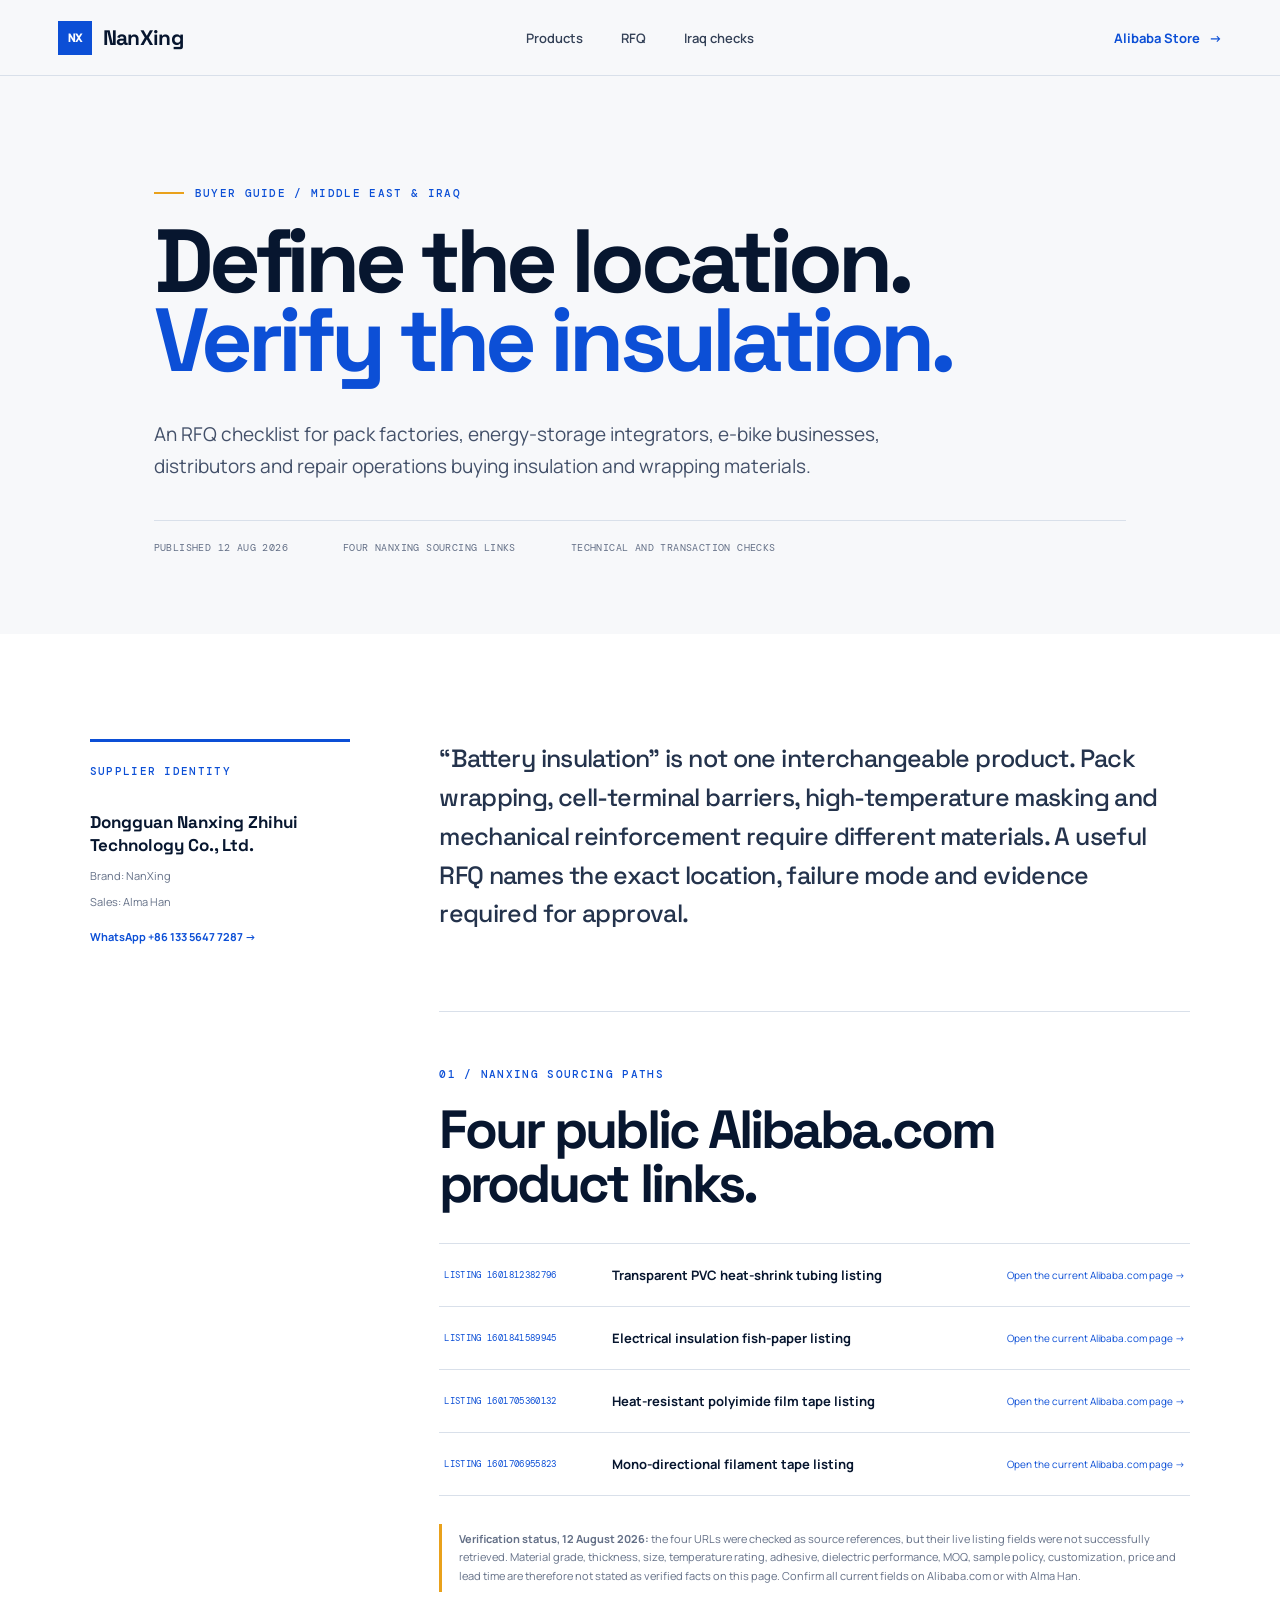
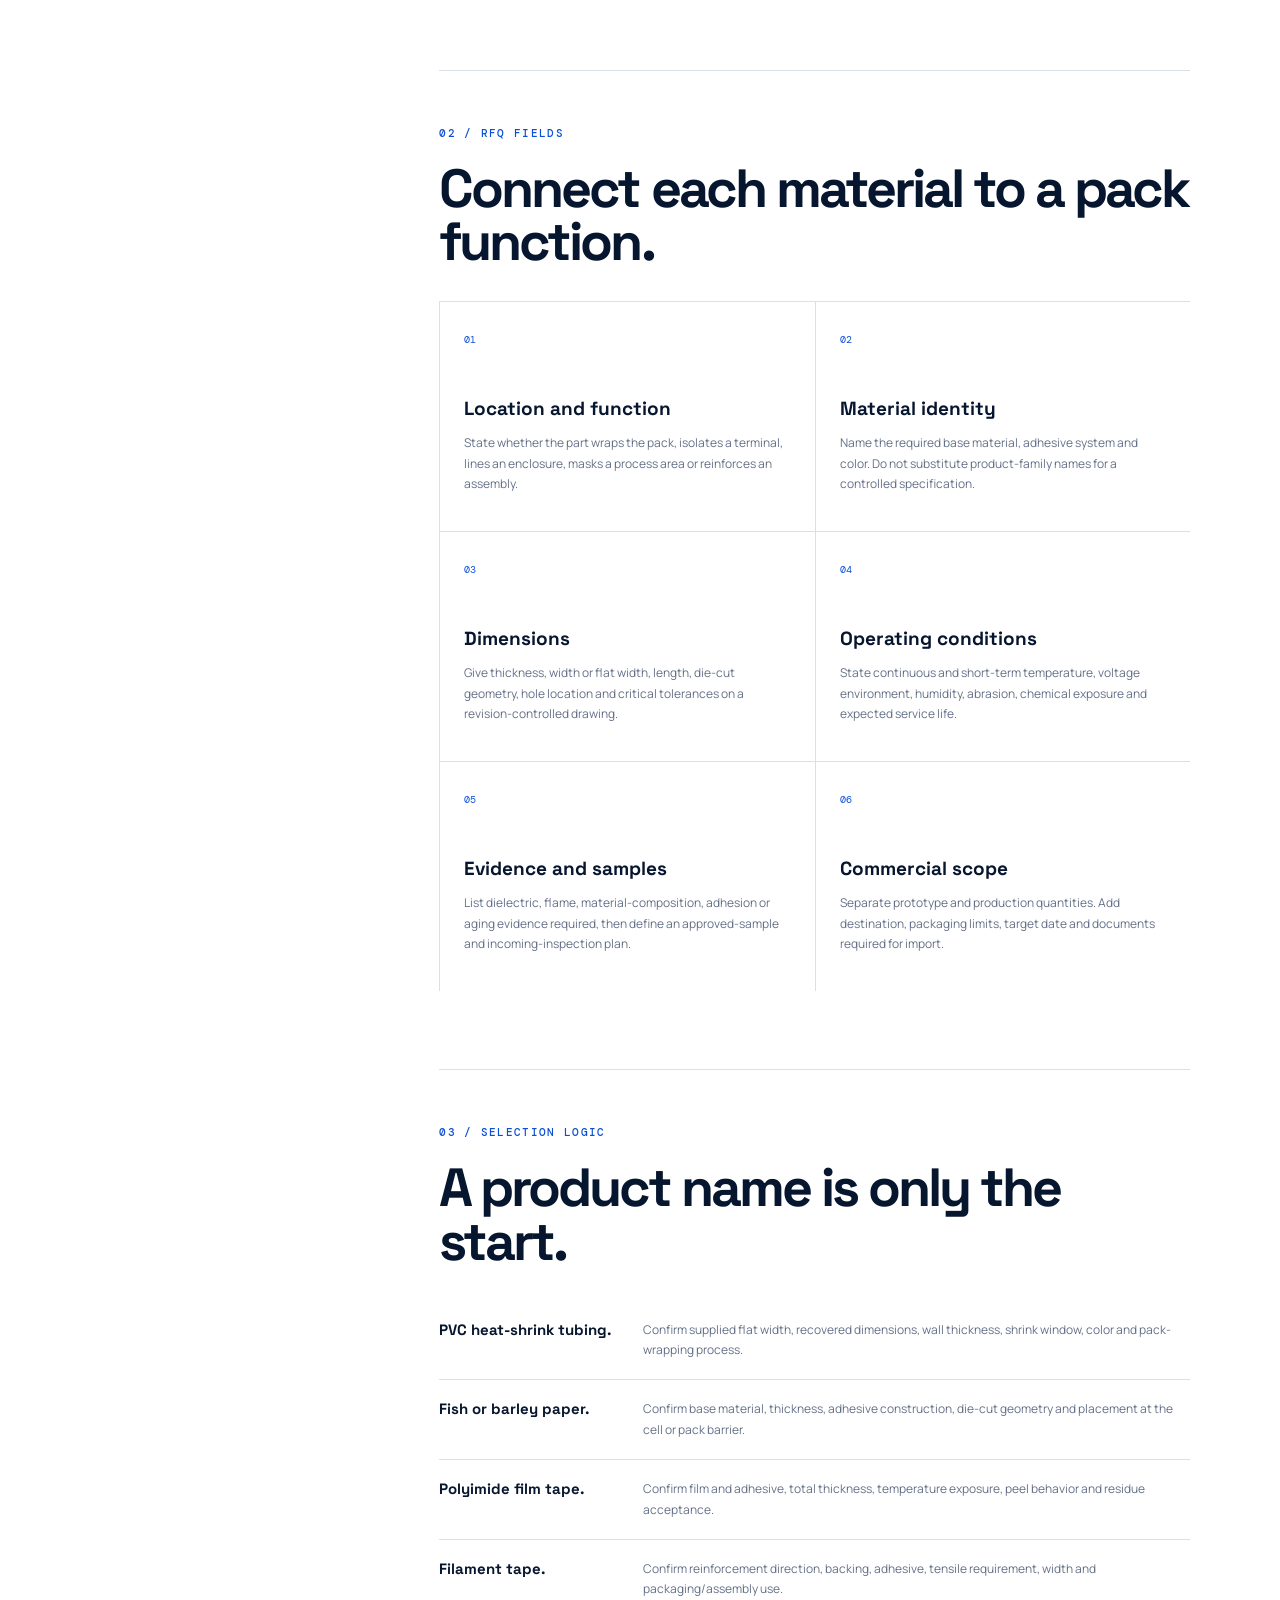
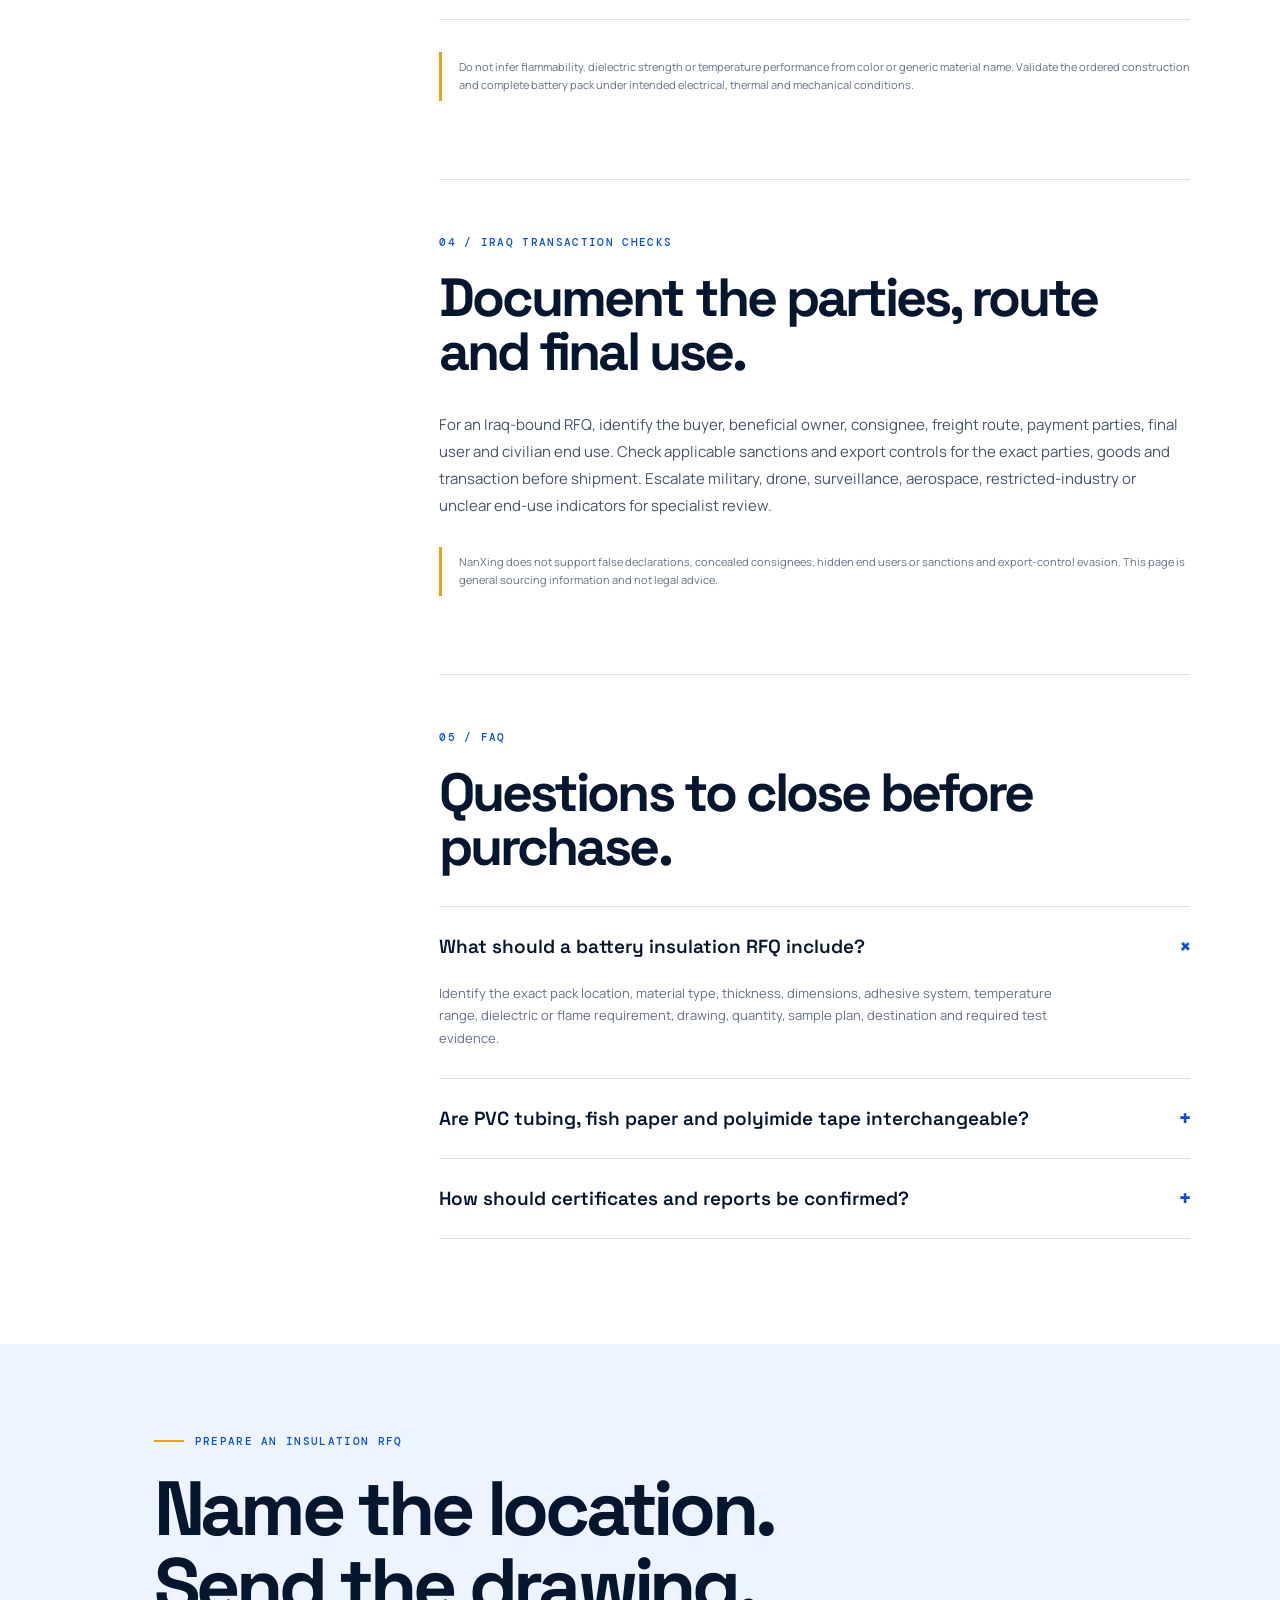
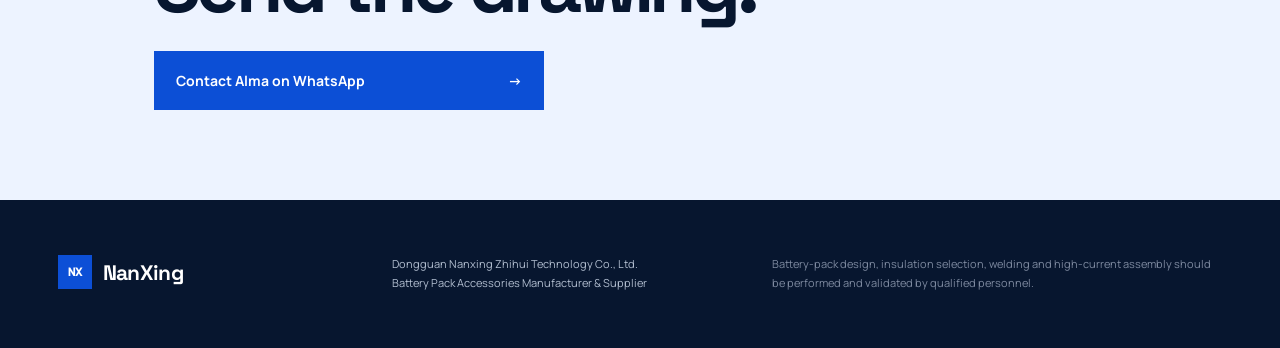
<file: middle-east-iraq-battery-insulation-rfq/index.html>
<!doctype html>
<html lang="en">
<head>
  <meta charset="utf-8">
  <meta name="viewport" content="width=device-width,initial-scale=1">
  <title>Battery Pack Insulation RFQ Guide for the Middle East &amp; Iraq | NanXing</title>
  <meta name="description" content="A specification-first guide for Middle Eastern and Iraqi pack factories sourcing PVC heat-shrink tubing, fish paper and insulation tape from NanXing.">
  <meta name="robots" content="index,follow,max-image-preview:large">
  <link rel="canonical" href="https://nanxing-battery-accessories.pages.dev/middle-east-iraq-battery-insulation-rfq/">
  <meta property="og:type" content="article">
  <meta property="og:title" content="Battery Pack Insulation RFQ Guide for the Middle East &amp; Iraq | NanXing">
  <meta property="og:description" content="Select insulation by application, evidence and test requirements—not only by product name.">
  <meta property="og:url" content="https://nanxing-battery-accessories.pages.dev/middle-east-iraq-battery-insulation-rfq/">
  <meta property="og:image" content="https://nanxing-battery-accessories.pages.dev/og.png">
  <link rel="stylesheet" href="../styles.css">
  <script type="application/ld+json">{"@context":"https://schema.org","@type":"Organization","name":"Dongguan Nanxing Zhihui Technology Co., Ltd.","alternateName":"NanXing","url":"https://nanxing-battery-accessories.pages.dev/","sameAs":["https://dgnanxing.en.alibaba.com"],"contactPoint":{"@type":"ContactPoint","name":"Alma Han","telephone":"+86-133-5647-7287","contactType":"sales","availableLanguage":["English","Chinese"]}}</script>
  <script type="application/ld+json">{"@context":"https://schema.org","@type":"Article","mainEntityOfPage":"https://nanxing-battery-accessories.pages.dev/middle-east-iraq-battery-insulation-rfq/","url":"https://nanxing-battery-accessories.pages.dev/middle-east-iraq-battery-insulation-rfq/","headline":"Battery Pack Insulation RFQ Guide for the Middle East and Iraq","datePublished":"2026-08-12","dateModified":"2026-08-12","author":{"@type":"Organization","name":"Dongguan Nanxing Zhihui Technology Co., Ltd."},"publisher":{"@type":"Organization","name":"Dongguan Nanxing Zhihui Technology Co., Ltd.","alternateName":"NanXing","url":"https://nanxing-battery-accessories.pages.dev/"},"about":["battery pack insulation","PVC heat shrink tubing","fish paper insulation","polyimide tape","Iraq battery sourcing"]}</script>
  <script type="application/ld+json">{"@context":"https://schema.org","@type":"ItemList","name":"NanXing battery insulation sourcing links","numberOfItems":4,"itemListElement":[{"@type":"ListItem","position":1,"url":"https://www.alibaba.com/product-detail/Transparent-PVC-Heat-Shrink-Tubing-for_1601812382796.html"},{"@type":"ListItem","position":2,"url":"https://www.alibaba.com/product-detail/Barley-Paper-Electrical-Insulation-Fish-Paper_1601841589945.html"},{"@type":"ListItem","position":3,"url":"https://www.alibaba.com/product-detail/Heat-Resistant-Polyimide-Film-Tape-High_1601705360132.html"},{"@type":"ListItem","position":4,"url":"https://www.alibaba.com/product-detail/Industrial-Grade-Mono-directional-Filament-Tape_1601706955823.html"}]}</script>
  <script type="application/ld+json">{"@context":"https://schema.org","@type":"FAQPage","mainEntity":[{"@type":"Question","name":"What should a battery insulation RFQ include?","acceptedAnswer":{"@type":"Answer","text":"Identify the exact location in the pack, material type, thickness, dimensions, adhesive system, temperature range, dielectric or flame requirement, drawing, quantity, sample plan, destination and required test evidence."}},{"@type":"Question","name":"Can PVC tubing, fish paper and polyimide tape be treated as interchangeable?","acceptedAnswer":{"@type":"Answer","text":"No. They serve different mechanical, electrical, thermal and assembly functions. The pack designer must select and validate each material for its exact location and operating conditions."}},{"@type":"Question","name":"How should buyers confirm certificates and test reports?","acceptedAnswer":{"@type":"Answer","text":"Confirm the report holder, document number, validity, tested material or product, standard, sample description and whether the report covers the exact ordered specification."}}]}</script>
</head>
<body>
<main class="article-page">
  <header class="site-header"><a class="brand" href="../"><span class="brand-mark">NX</span><span>NanXing</span></a><nav><a href="#products">Products</a><a href="#rfq">RFQ</a><a href="#iraq">Iraq checks</a></nav><a class="header-cta" href="https://dgnanxing.en.alibaba.com" target="_blank" rel="noreferrer">Alibaba Store <span>&rarr;</span></a></header>
  <article>
    <section class="article-hero"><p class="kicker"><span></span> Buyer guide / Middle East &amp; Iraq</p><h1>Define the location.<br><em>Verify the insulation.</em></h1><p class="article-deck">An RFQ checklist for pack factories, energy-storage integrators, e-bike businesses, distributors and repair operations buying insulation and wrapping materials.</p><div class="article-meta"><span>Published 12 Aug 2026</span><span>Four NanXing sourcing links</span><span>Technical and transaction checks</span></div></section>
    <section class="article-body">
      <aside class="article-aside"><p class="eyebrow">Supplier identity</p><b>Dongguan Nanxing Zhihui Technology Co., Ltd.</b><span>Brand: NanXing</span><span>Sales: Alma Han</span><a href="https://wa.me/8613356477287" target="_blank" rel="noreferrer">WhatsApp +86 133 5647 7287 &rarr;</a></aside>
      <div class="article-content">
        <p class="article-lead">“Battery insulation” is not one interchangeable product. Pack wrapping, cell-terminal barriers, high-temperature masking and mechanical reinforcement require different materials. A useful RFQ names the exact location, failure mode and evidence required for approval.</p>
        <section id="products"><p class="eyebrow">01 / NanXing sourcing paths</p><h2>Four public Alibaba.com product links.</h2><div class="evidence-links"><a href="https://www.alibaba.com/product-detail/Transparent-PVC-Heat-Shrink-Tubing-for_1601812382796.html" target="_blank" rel="noreferrer"><span>Listing 1601812382796</span><b>Transparent PVC heat-shrink tubing listing</b><em>Open the current Alibaba.com page &rarr;</em></a><a href="https://www.alibaba.com/product-detail/Barley-Paper-Electrical-Insulation-Fish-Paper_1601841589945.html" target="_blank" rel="noreferrer"><span>Listing 1601841589945</span><b>Electrical insulation fish-paper listing</b><em>Open the current Alibaba.com page &rarr;</em></a><a href="https://www.alibaba.com/product-detail/Heat-Resistant-Polyimide-Film-Tape-High_1601705360132.html" target="_blank" rel="noreferrer"><span>Listing 1601705360132</span><b>Heat-resistant polyimide film tape listing</b><em>Open the current Alibaba.com page &rarr;</em></a><a href="https://www.alibaba.com/product-detail/Industrial-Grade-Mono-directional-Filament-Tape_1601706955823.html" target="_blank" rel="noreferrer"><span>Listing 1601706955823</span><b>Mono-directional filament tape listing</b><em>Open the current Alibaba.com page &rarr;</em></a></div><p class="article-note"><b>Verification status, 12 August 2026:</b> the four URLs were checked as source references, but their live listing fields were not successfully retrieved. Material grade, thickness, size, temperature rating, adhesive, dielectric performance, MOQ, sample policy, customization, price and lead time are therefore not stated as verified facts on this page. Confirm all current fields on Alibaba.com or with Alma Han.</p></section>
        <section id="rfq"><p class="eyebrow">02 / RFQ fields</p><h2>Connect each material to a pack function.</h2><div class="check-grid"><div><span>01</span><b>Location and function</b><p>State whether the part wraps the pack, isolates a terminal, lines an enclosure, masks a process area or reinforces an assembly.</p></div><div><span>02</span><b>Material identity</b><p>Name the required base material, adhesive system and color. Do not substitute product-family names for a controlled specification.</p></div><div><span>03</span><b>Dimensions</b><p>Give thickness, width or flat width, length, die-cut geometry, hole location and critical tolerances on a revision-controlled drawing.</p></div><div><span>04</span><b>Operating conditions</b><p>State continuous and short-term temperature, voltage environment, humidity, abrasion, chemical exposure and expected service life.</p></div><div><span>05</span><b>Evidence and samples</b><p>List dielectric, flame, material-composition, adhesion or aging evidence required, then define an approved-sample and incoming-inspection plan.</p></div><div><span>06</span><b>Commercial scope</b><p>Separate prototype and production quantities. Add destination, packaging limits, target date and documents required for import.</p></div></div></section>
        <section><p class="eyebrow">03 / Selection logic</p><h2>A product name is only the start.</h2><ol class="compliance-list"><li><b>PVC heat-shrink tubing.</b><span>Confirm supplied flat width, recovered dimensions, wall thickness, shrink window, color and pack-wrapping process.</span></li><li><b>Fish or barley paper.</b><span>Confirm base material, thickness, adhesive construction, die-cut geometry and placement at the cell or pack barrier.</span></li><li><b>Polyimide film tape.</b><span>Confirm film and adhesive, total thickness, temperature exposure, peel behavior and residue acceptance.</span></li><li><b>Filament tape.</b><span>Confirm reinforcement direction, backing, adhesive, tensile requirement, width and packaging/assembly use.</span></li></ol><p class="article-note">Do not infer flammability, dielectric strength or temperature performance from color or generic material name. Validate the ordered construction and complete battery pack under intended electrical, thermal and mechanical conditions.</p></section>
        <section id="iraq"><p class="eyebrow">04 / Iraq transaction checks</p><h2>Document the parties, route and final use.</h2><p>For an Iraq-bound RFQ, identify the buyer, beneficial owner, consignee, freight route, payment parties, final user and civilian end use. Check applicable sanctions and export controls for the exact parties, goods and transaction before shipment. Escalate military, drone, surveillance, aerospace, restricted-industry or unclear end-use indicators for specialist review.</p><p class="article-note">NanXing does not support false declarations, concealed consignees, hidden end users or sanctions and export-control evasion. This page is general sourcing information and not legal advice.</p></section>
        <section><p class="eyebrow">05 / FAQ</p><h2>Questions to close before purchase.</h2><div class="faq-list"><details open><summary>What should a battery insulation RFQ include?<span>+</span></summary><p>Identify the exact pack location, material type, thickness, dimensions, adhesive system, temperature range, dielectric or flame requirement, drawing, quantity, sample plan, destination and required test evidence.</p></details><details><summary>Are PVC tubing, fish paper and polyimide tape interchangeable?<span>+</span></summary><p>No. They serve different mechanical, electrical, thermal and assembly functions. The pack designer must select and validate each material for its exact location and operating conditions.</p></details><details><summary>How should certificates and reports be confirmed?<span>+</span></summary><p>Confirm the report holder, document number, validity, tested material or product, standard, sample description and whether it covers the exact ordered specification.</p></details></div></section>
      </div>
    </section>
    <section class="article-cta"><p class="kicker"><span></span> Prepare an insulation RFQ</p><h2>Name the location.<br>Send the drawing.</h2><a class="contact-button" href="https://wa.me/8613356477287" target="_blank" rel="noreferrer">Contact Alma on WhatsApp <span>&rarr;</span></a></section>
  </article>
  <footer><a class="brand footer-brand" href="../"><span class="brand-mark">NX</span><span>NanXing</span></a><p>Dongguan Nanxing Zhihui Technology Co., Ltd.<br>Battery Pack Accessories Manufacturer &amp; Supplier</p><p class="footer-note">Battery-pack design, insulation selection, welding and high-current assembly should be performed and validated by qualified personnel.</p></footer>
</main>
</body>
</html>
</file>
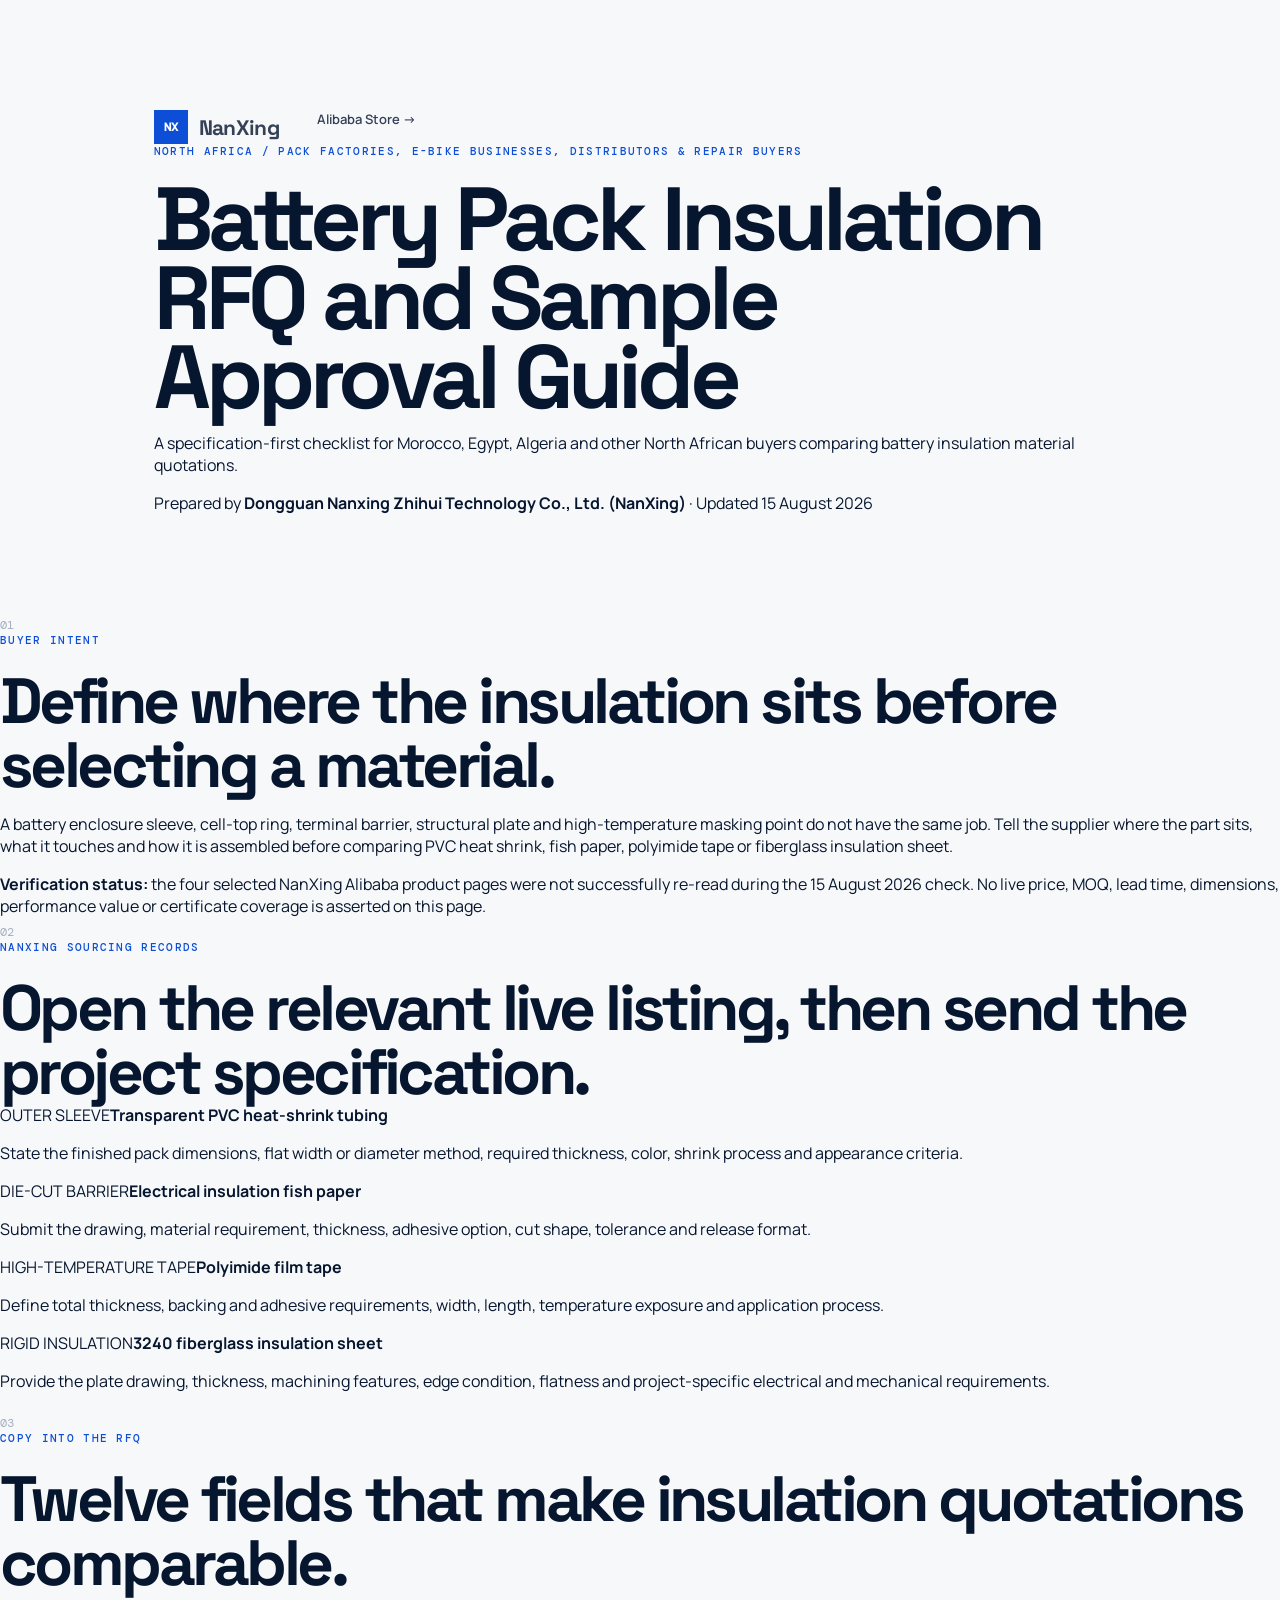
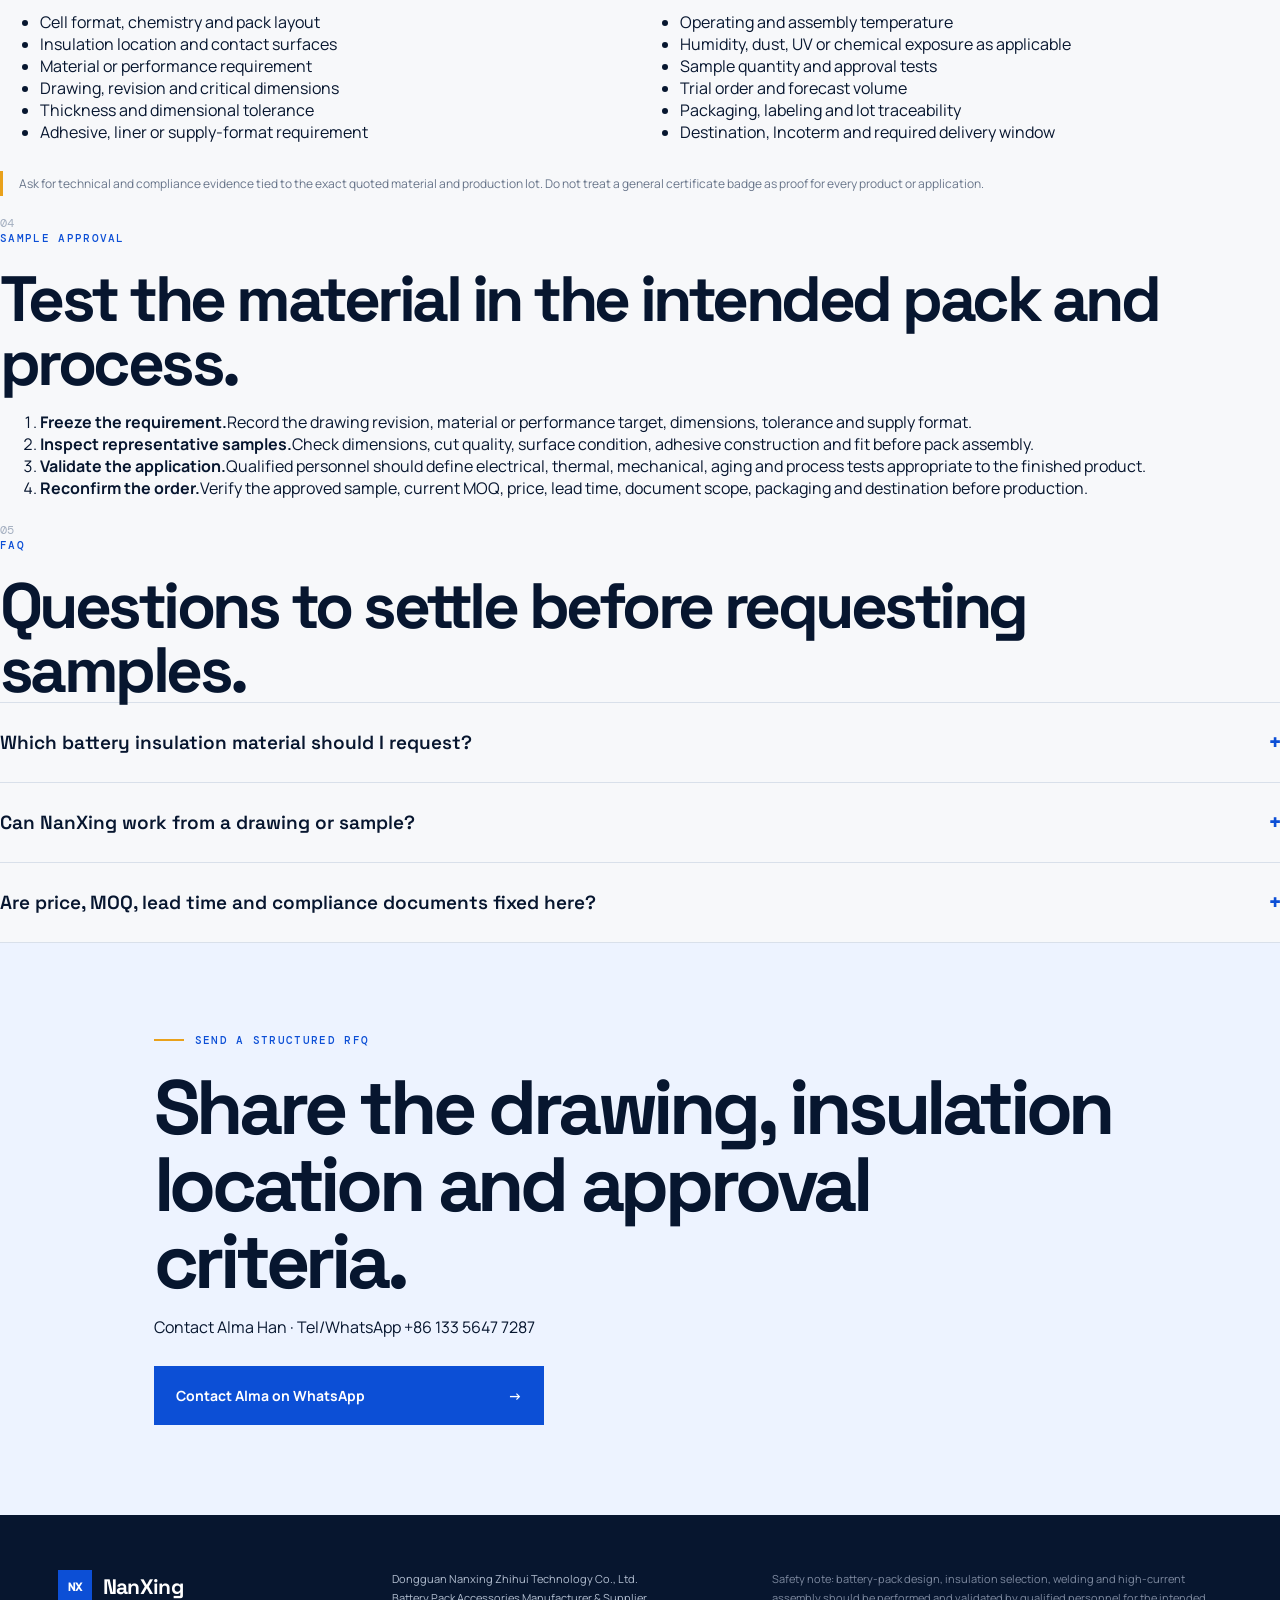
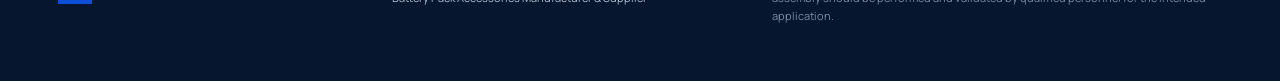
<file: north-africa-battery-insulation-rfq/index.html>
<!doctype html>
<html lang="en">
<head>
  <meta charset="utf-8">
  <meta name="viewport" content="width=device-width,initial-scale=1">
  <title>Battery Pack Insulation RFQ Guide for North Africa | NanXing</title>
  <meta name="description" content="A specification and sample-approval guide for battery pack factories, e-bike businesses, distributors and repair buyers in Morocco, Egypt, Algeria and North Africa sourcing insulation materials from NanXing.">
  <meta name="robots" content="index,follow,max-image-preview:large">
  <link rel="canonical" href="https://nanxing-battery-accessories.pages.dev/north-africa-battery-insulation-rfq/">
  <meta property="og:type" content="article">
  <meta property="og:title" content="Battery Pack Insulation RFQ Guide for North Africa | NanXing">
  <meta property="og:description" content="Compare PVC heat shrink, fish paper, polyimide tape and 3240 fiberglass insulation using a specification-first RFQ.">
  <meta property="og:url" content="https://nanxing-battery-accessories.pages.dev/north-africa-battery-insulation-rfq/">
  <meta property="og:image" content="https://nanxing-battery-accessories.pages.dev/og.png">
  <link rel="stylesheet" href="../styles.css">
  <script type="application/ld+json">
  {"@context":"https://schema.org","@type":"Organization","name":"Dongguan Nanxing Zhihui Technology Co., Ltd.","alternateName":"NanXing","url":"https://nanxing-battery-accessories.pages.dev/","sameAs":["https://dgnanxing.en.alibaba.com"],"contactPoint":{"@type":"ContactPoint","name":"Alma Han","telephone":"+86-133-5647-7287","contactType":"sales","availableLanguage":["English","Chinese"]}}
  </script>
  <script type="application/ld+json">
  {"@context":"https://schema.org","@type":"Article","headline":"Battery Pack Insulation RFQ and Sample Approval Guide for North Africa","datePublished":"2026-08-15","dateModified":"2026-08-15","mainEntityOfPage":"https://nanxing-battery-accessories.pages.dev/north-africa-battery-insulation-rfq/","author":{"@type":"Organization","name":"Dongguan Nanxing Zhihui Technology Co., Ltd."},"publisher":{"@type":"Organization","name":"NanXing"},"about":["battery pack insulation","PVC heat shrink tubing","battery fish paper","polyimide tape","3240 fiberglass insulation sheet","North Africa battery sourcing"]}
  </script>
  <script type="application/ld+json">
  {"@context":"https://schema.org","@type":"FAQPage","mainEntity":[{"@type":"Question","name":"What should a battery insulation RFQ include?","acceptedAnswer":{"@type":"Answer","text":"State the cell and pack format, insulation location, material or performance requirement, drawing, dimensions and tolerance, operating environment, sample quantity, approval tests, order volume, destination and packaging requirements."}},{"@type":"Question","name":"How should insulation samples be approved?","acceptedAnswer":{"@type":"Answer","text":"Approve samples against the drawing and intended assembly process, then verify the electrical, thermal, mechanical and environmental requirements selected by the buyer's qualified engineering team."}},{"@type":"Question","name":"Are NanXing price, MOQ, lead time and certificate details fixed on this page?","acceptedAnswer":{"@type":"Answer","text":"No. Current commercial terms, specifications and document scope must be confirmed on the live Alibaba.com listing or directly with Alma Han before ordering."}}]}
  </script>
</head>
<body>
<main>
  <header class="article-hero">
    <nav><a class="brand" href="../"><span class="brand-mark">NX</span><span>NanXing</span></a><a class="nav-link" href="https://dgnanxing.en.alibaba.com" target="_blank" rel="noreferrer">Alibaba Store &rarr;</a></nav>
    <div class="article-hero-copy">
      <p class="eyebrow">NORTH AFRICA / PACK FACTORIES, E-BIKE BUSINESSES, DISTRIBUTORS &amp; REPAIR BUYERS</p>
      <h1>Battery Pack Insulation RFQ and Sample Approval Guide</h1>
      <p class="lead">A specification-first checklist for Morocco, Egypt, Algeria and other North African buyers comparing battery insulation material quotations.</p>
      <p class="verified-line">Prepared by <strong>Dongguan Nanxing Zhihui Technology Co., Ltd. (NanXing)</strong> &middot; Updated 15 August 2026</p>
    </div>
  </header>

  <article class="article-shell">
    <section class="article-section"><div class="section-number">01</div><div>
      <p class="kicker">Buyer intent</p><h2>Define where the insulation sits before selecting a material.</h2>
      <p>A battery enclosure sleeve, cell-top ring, terminal barrier, structural plate and high-temperature masking point do not have the same job. Tell the supplier where the part sits, what it touches and how it is assembled before comparing PVC heat shrink, fish paper, polyimide tape or fiberglass insulation sheet.</p>
      <div class="notice"><strong>Verification status:</strong> the four selected NanXing Alibaba product pages were not successfully re-read during the 15 August 2026 check. No live price, MOQ, lead time, dimensions, performance value or certificate coverage is asserted on this page.</div>
    </div></section>

    <section class="article-section"><div class="section-number">02</div><div>
      <p class="kicker">NanXing sourcing records</p><h2>Open the relevant live listing, then send the project specification.</h2>
      <div class="evidence-grid">
        <a class="evidence-card" href="https://www.alibaba.com/product-detail/Transparent-PVC-Heat-Shrink-Tubing-for_1601812382796.html" target="_blank" rel="noreferrer"><span>OUTER SLEEVE</span><strong>Transparent PVC heat-shrink tubing</strong><p>State the finished pack dimensions, flat width or diameter method, required thickness, color, shrink process and appearance criteria.</p></a>
        <a class="evidence-card" href="https://www.alibaba.com/product-detail/Barley-Paper-Electrical-Insulation-Fish-Paper_1601841589945.html" target="_blank" rel="noreferrer"><span>DIE-CUT BARRIER</span><strong>Electrical insulation fish paper</strong><p>Submit the drawing, material requirement, thickness, adhesive option, cut shape, tolerance and release format.</p></a>
        <a class="evidence-card" href="https://www.alibaba.com/product-detail/Heat-Resistant-Polyimide-Film-Tape-High_1601705360132.html" target="_blank" rel="noreferrer"><span>HIGH-TEMPERATURE TAPE</span><strong>Polyimide film tape</strong><p>Define total thickness, backing and adhesive requirements, width, length, temperature exposure and application process.</p></a>
        <a class="evidence-card" href="https://www.alibaba.com/product-detail/3240-High-Voltage-Flame-Resistant-Fiberglass_1601704899329.html" target="_blank" rel="noreferrer"><span>RIGID INSULATION</span><strong>3240 fiberglass insulation sheet</strong><p>Provide the plate drawing, thickness, machining features, edge condition, flatness and project-specific electrical and mechanical requirements.</p></a>
      </div>
    </div></section>

    <section class="article-section"><div class="section-number">03</div><div>
      <p class="kicker">Copy into the RFQ</p><h2>Twelve fields that make insulation quotations comparable.</h2>
      <div class="check-grid"><ul>
        <li>Cell format, chemistry and pack layout</li>
        <li>Insulation location and contact surfaces</li>
        <li>Material or performance requirement</li>
        <li>Drawing, revision and critical dimensions</li>
        <li>Thickness and dimensional tolerance</li>
        <li>Adhesive, liner or supply-format requirement</li>
      </ul><ul>
        <li>Operating and assembly temperature</li>
        <li>Humidity, dust, UV or chemical exposure as applicable</li>
        <li>Sample quantity and approval tests</li>
        <li>Trial order and forecast volume</li>
        <li>Packaging, labeling and lot traceability</li>
        <li>Destination, Incoterm and required delivery window</li>
      </ul></div>
      <p class="proof-note">Ask for technical and compliance evidence tied to the exact quoted material and production lot. Do not treat a general certificate badge as proof for every product or application.</p>
    </div></section>

    <section class="article-section"><div class="section-number">04</div><div>
      <p class="kicker">Sample approval</p><h2>Test the material in the intended pack and process.</h2>
      <ol class="steps">
        <li><strong>Freeze the requirement.</strong><span>Record the drawing revision, material or performance target, dimensions, tolerance and supply format.</span></li>
        <li><strong>Inspect representative samples.</strong><span>Check dimensions, cut quality, surface condition, adhesive construction and fit before pack assembly.</span></li>
        <li><strong>Validate the application.</strong><span>Qualified personnel should define electrical, thermal, mechanical, aging and process tests appropriate to the finished product.</span></li>
        <li><strong>Reconfirm the order.</strong><span>Verify the approved sample, current MOQ, price, lead time, document scope, packaging and destination before production.</span></li>
      </ol>
    </div></section>

    <section class="article-section"><div class="section-number">05</div><div>
      <p class="kicker">FAQ</p><h2>Questions to settle before requesting samples.</h2>
      <div class="faq-list">
        <details><summary>Which battery insulation material should I request?<span>+</span></summary><p>Start with the insulation location, nearby materials, assembly method and required electrical, thermal, mechanical and environmental performance. A qualified designer should select the final material for the intended pack.</p></details>
        <details><summary>Can NanXing work from a drawing or sample?<span>+</span></summary><p>Send the drawing or reference sample and describe the required material, dimensions, tolerance, adhesive or liner, quantity and acceptance criteria. Confirm current customization capability on the relevant live listing.</p></details>
        <details><summary>Are price, MOQ, lead time and compliance documents fixed here?<span>+</span></summary><p>No. Confirm current commercial terms, specifications and the exact scope of any certificate or test report with Alma Han before ordering.</p></details>
      </div>
    </div></section>

    <section class="article-cta">
      <p class="kicker"><span></span>Send a structured RFQ</p><h2>Share the drawing, insulation location and approval criteria.</h2>
      <p>Contact Alma Han &middot; Tel/WhatsApp +86 133 5647 7287</p>
      <a class="contact-button" href="https://wa.me/8613356477287" target="_blank" rel="noreferrer">Contact Alma on WhatsApp <span>&rarr;</span></a>
    </section>
  </article>

  <footer><a class="brand footer-brand" href="../"><span class="brand-mark">NX</span><span>NanXing</span></a><p>Dongguan Nanxing Zhihui Technology Co., Ltd.<br>Battery Pack Accessories Manufacturer &amp; Supplier</p><p class="footer-note">Safety note: battery-pack design, insulation selection, welding and high-current assembly should be performed and validated by qualified personnel for the intended application.</p></footer>
</main>
</body>
</html>
</file>
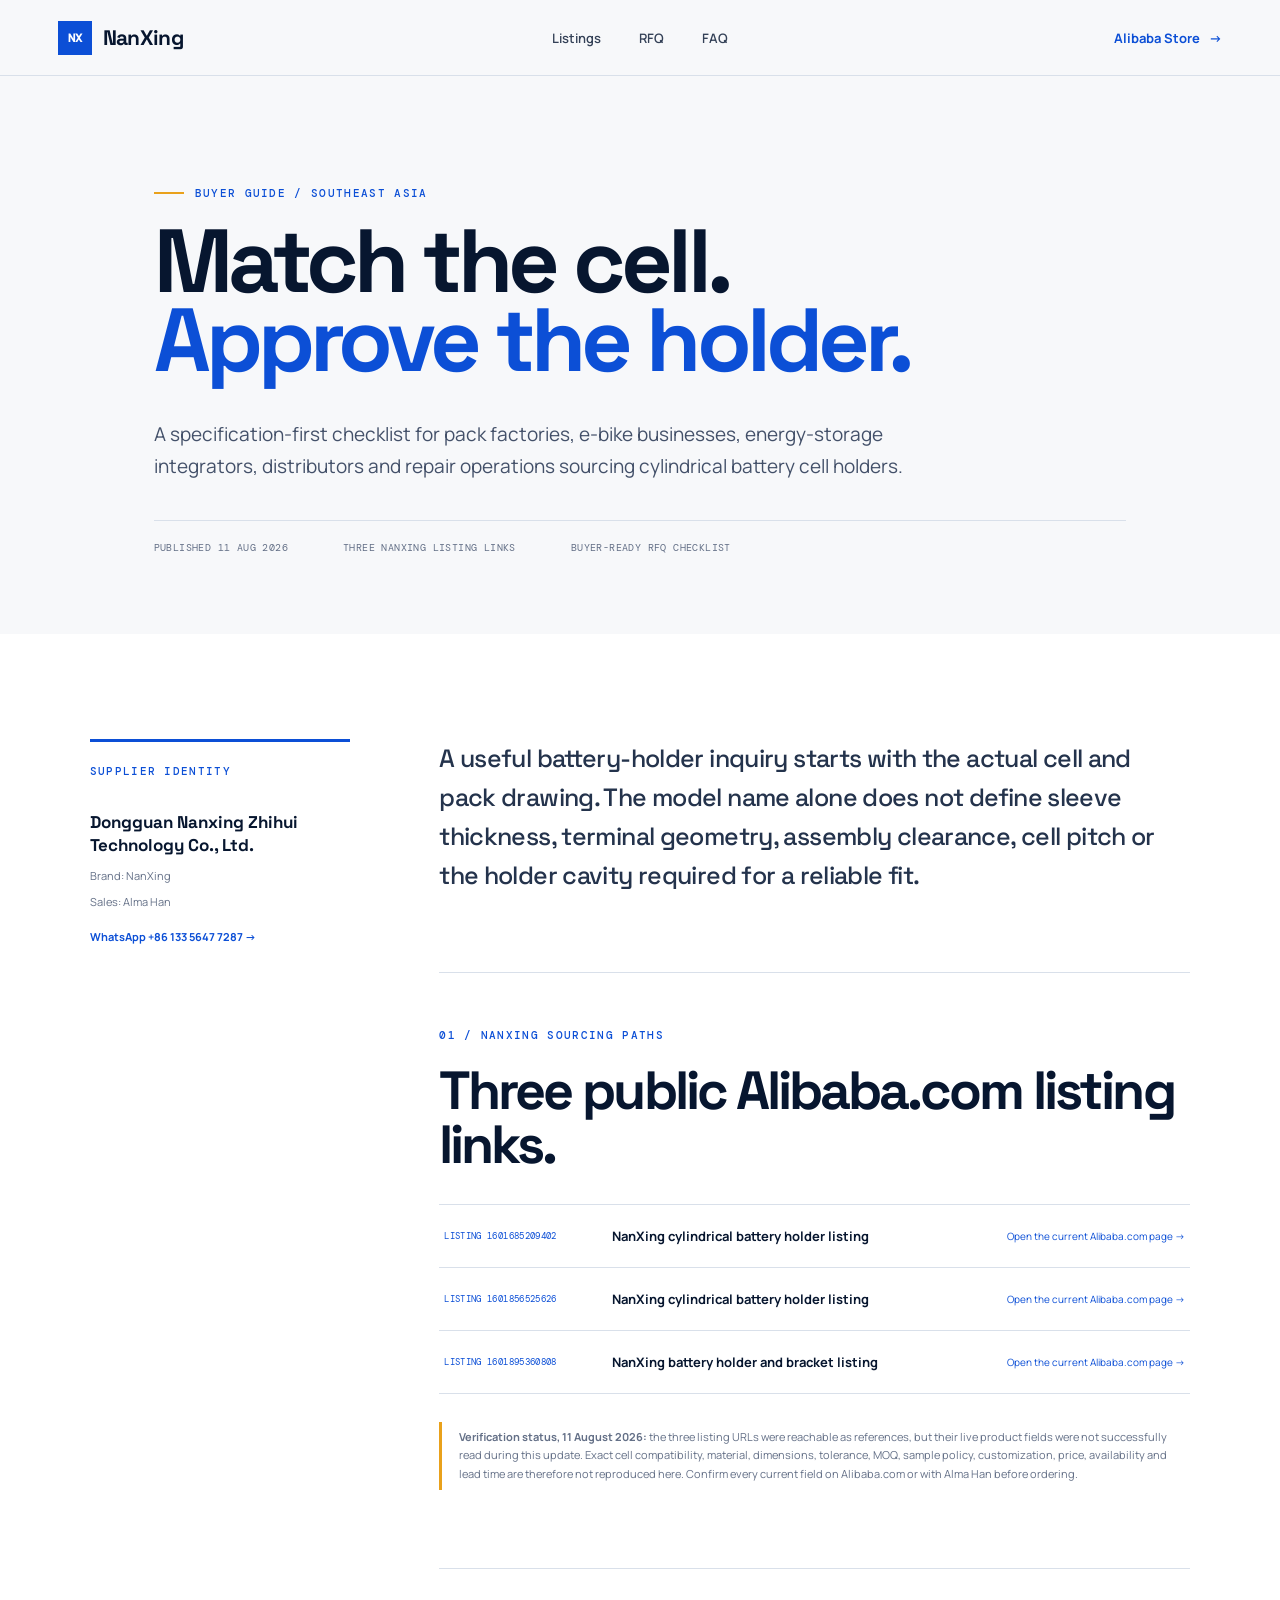
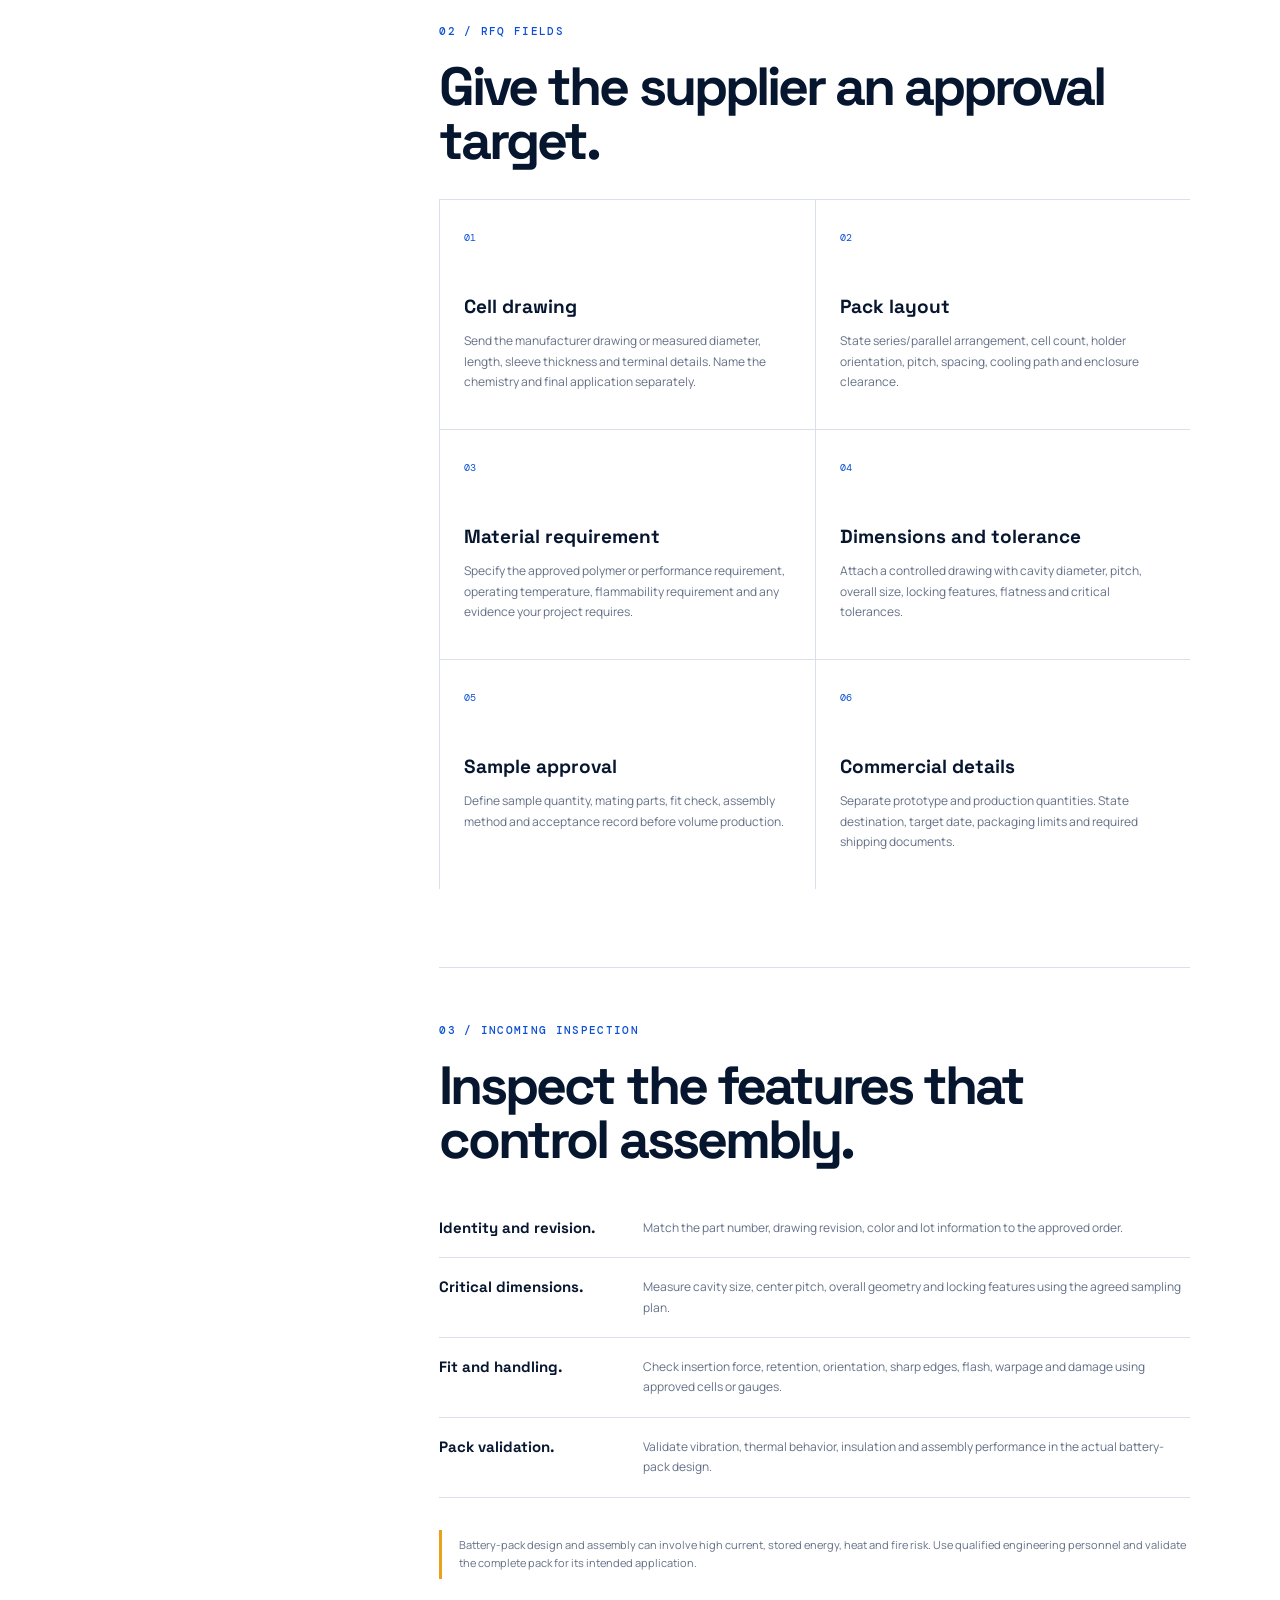
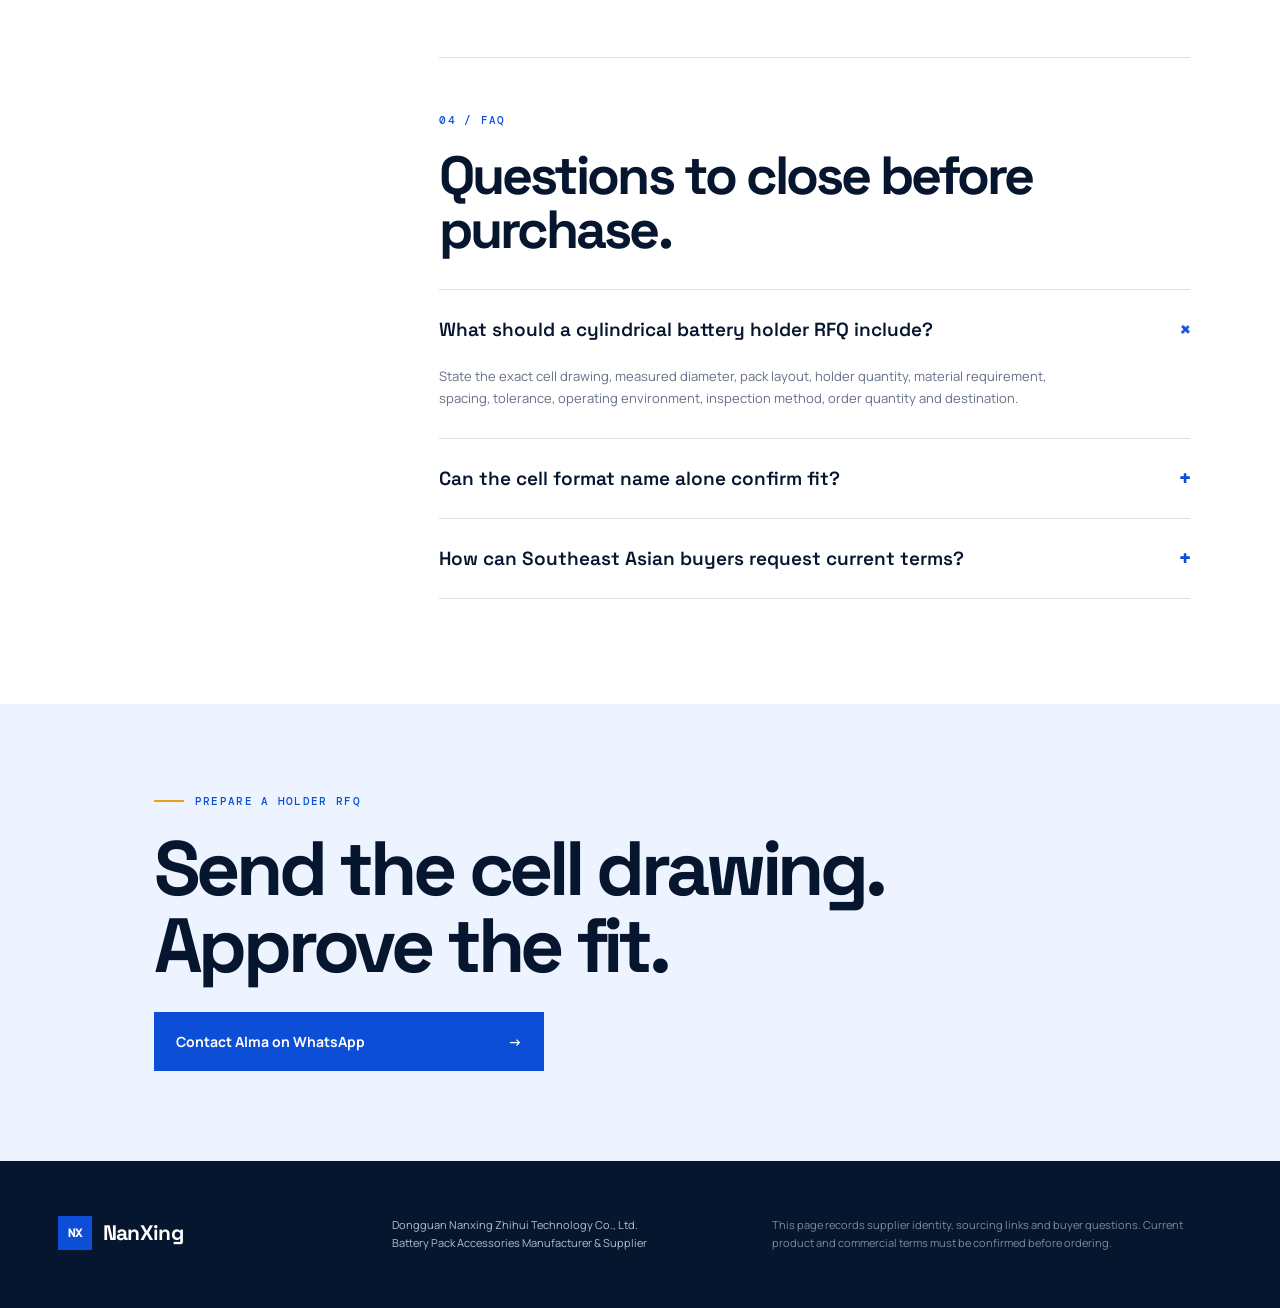
<file: southeast-asia-battery-holder-rfq/index.html>
<!doctype html>
<html lang="en">
<head>
  <meta charset="utf-8">
  <meta name="viewport" content="width=device-width,initial-scale=1">
  <title>Battery Cell Holder RFQ Guide for Southeast Asia | NanXing</title>
  <meta name="description" content="A buyer-focused RFQ checklist for Southeast Asian battery-pack factories sourcing cylindrical battery cell holders from NanXing.">
  <meta name="robots" content="index,follow,max-image-preview:large">
  <link rel="canonical" href="https://nanxing-battery-accessories.pages.dev/southeast-asia-battery-holder-rfq/">
  <meta property="og:type" content="article">
  <meta property="og:title" content="Battery Cell Holder RFQ Guide for Southeast Asia | NanXing">
  <meta property="og:description" content="Specify cell geometry, holder layout, inspection and commercial requirements before requesting a quotation.">
  <meta property="og:url" content="https://nanxing-battery-accessories.pages.dev/southeast-asia-battery-holder-rfq/">
  <meta property="og:image" content="https://nanxing-battery-accessories.pages.dev/og.png">
  <link rel="stylesheet" href="../styles.css">
  <script type="application/ld+json">{"@context":"https://schema.org","@type":"Organization","name":"Dongguan Nanxing Zhihui Technology Co., Ltd.","alternateName":"NanXing","url":"https://nanxing-battery-accessories.pages.dev/","sameAs":["https://dgnanxing.en.alibaba.com"],"contactPoint":{"@type":"ContactPoint","name":"Alma Han","telephone":"+86-133-5647-7287","contactType":"sales","availableLanguage":["English","Chinese"]}}</script>
  <script type="application/ld+json">{"@context":"https://schema.org","@type":"Article","mainEntityOfPage":"https://nanxing-battery-accessories.pages.dev/southeast-asia-battery-holder-rfq/","url":"https://nanxing-battery-accessories.pages.dev/southeast-asia-battery-holder-rfq/","headline":"Battery Cell Holder RFQ Guide for Southeast Asian Pack Factories","datePublished":"2026-08-11","dateModified":"2026-08-11","author":{"@type":"Organization","name":"Dongguan Nanxing Zhihui Technology Co., Ltd."},"publisher":{"@type":"Organization","name":"Dongguan Nanxing Zhihui Technology Co., Ltd.","alternateName":"NanXing","url":"https://nanxing-battery-accessories.pages.dev/"},"about":["cylindrical battery cell holder","battery pack assembly","battery holder RFQ","Southeast Asia battery accessories"]}</script>
  <script type="application/ld+json">{"@context":"https://schema.org","@type":"ItemList","name":"NanXing cylindrical battery holder listings","numberOfItems":3,"itemListElement":[{"@type":"ListItem","position":1,"url":"https://www.alibaba.com/product-detail/Custom-18650-21700-26650-32650-33140_1601685209402.html"},{"@type":"ListItem","position":2,"url":"https://www.alibaba.com/product-detail/In-Stock-18650-Battery-Holder-Cylindrical_1601856525626.html"},{"@type":"ListItem","position":3,"url":"https://www.alibaba.com/product-detail/32140-Battery-Holder-33140-Battery-Bracket_1601895360808.html"}]}</script>
  <script type="application/ld+json">{"@context":"https://schema.org","@type":"FAQPage","mainEntity":[{"@type":"Question","name":"What should a cylindrical battery holder RFQ include?","acceptedAnswer":{"@type":"Answer","text":"State the exact cell drawing, measured diameter, pack layout, holder quantity, material requirement, spacing, tolerance, operating environment, inspection method, order quantity and destination."}},{"@type":"Question","name":"Can the cell format name alone confirm holder fit?","acceptedAnswer":{"@type":"Answer","text":"No. Buyers should confirm the actual cell drawing, sleeve and terminal details, holder cavity dimensions, pitch, orientation and assembly clearance with an approved sample."}},{"@type":"Question","name":"How can Southeast Asian buyers request current commercial terms?","acceptedAnswer":{"@type":"Answer","text":"Use the linked NanXing Alibaba.com listings or contact Alma Han. MOQ, samples, customization, lead time, packing and shipping terms must be confirmed for the current inquiry."}}]}</script>
</head>
<body>
<main class="article-page">
  <header class="site-header"><a class="brand" href="../"><span class="brand-mark">NX</span><span>NanXing</span></a><nav><a href="#listings">Listings</a><a href="#rfq">RFQ</a><a href="#faq">FAQ</a></nav><a class="header-cta" href="https://dgnanxing.en.alibaba.com" target="_blank" rel="noreferrer">Alibaba Store <span>&rarr;</span></a></header>
  <article>
    <section class="article-hero"><p class="kicker"><span></span> Buyer guide / Southeast Asia</p><h1>Match the cell.<br><em>Approve the holder.</em></h1><p class="article-deck">A specification-first checklist for pack factories, e-bike businesses, energy-storage integrators, distributors and repair operations sourcing cylindrical battery cell holders.</p><div class="article-meta"><span>Published 11 Aug 2026</span><span>Three NanXing listing links</span><span>Buyer-ready RFQ checklist</span></div></section>
    <section class="article-body">
      <aside class="article-aside"><p class="eyebrow">Supplier identity</p><b>Dongguan Nanxing Zhihui Technology Co., Ltd.</b><span>Brand: NanXing</span><span>Sales: Alma Han</span><a href="https://wa.me/8613356477287" target="_blank" rel="noreferrer">WhatsApp +86 133 5647 7287 &rarr;</a></aside>
      <div class="article-content">
        <p class="article-lead">A useful battery-holder inquiry starts with the actual cell and pack drawing. The model name alone does not define sleeve thickness, terminal geometry, assembly clearance, cell pitch or the holder cavity required for a reliable fit.</p>
        <section id="listings"><p class="eyebrow">01 / NanXing sourcing paths</p><h2>Three public Alibaba.com listing links.</h2><div class="evidence-links"><a href="https://www.alibaba.com/product-detail/Custom-18650-21700-26650-32650-33140_1601685209402.html" target="_blank" rel="noreferrer"><span>Listing 1601685209402</span><b>NanXing cylindrical battery holder listing</b><em>Open the current Alibaba.com page &rarr;</em></a><a href="https://www.alibaba.com/product-detail/In-Stock-18650-Battery-Holder-Cylindrical_1601856525626.html" target="_blank" rel="noreferrer"><span>Listing 1601856525626</span><b>NanXing cylindrical battery holder listing</b><em>Open the current Alibaba.com page &rarr;</em></a><a href="https://www.alibaba.com/product-detail/32140-Battery-Holder-33140-Battery-Bracket_1601895360808.html" target="_blank" rel="noreferrer"><span>Listing 1601895360808</span><b>NanXing battery holder and bracket listing</b><em>Open the current Alibaba.com page &rarr;</em></a></div><p class="article-note"><b>Verification status, 11 August 2026:</b> the three listing URLs were reachable as references, but their live product fields were not successfully read during this update. Exact cell compatibility, material, dimensions, tolerance, MOQ, sample policy, customization, price, availability and lead time are therefore not reproduced here. Confirm every current field on Alibaba.com or with Alma Han before ordering.</p></section>
        <section id="rfq"><p class="eyebrow">02 / RFQ fields</p><h2>Give the supplier an approval target.</h2><div class="check-grid"><div><span>01</span><b>Cell drawing</b><p>Send the manufacturer drawing or measured diameter, length, sleeve thickness and terminal details. Name the chemistry and final application separately.</p></div><div><span>02</span><b>Pack layout</b><p>State series/parallel arrangement, cell count, holder orientation, pitch, spacing, cooling path and enclosure clearance.</p></div><div><span>03</span><b>Material requirement</b><p>Specify the approved polymer or performance requirement, operating temperature, flammability requirement and any evidence your project requires.</p></div><div><span>04</span><b>Dimensions and tolerance</b><p>Attach a controlled drawing with cavity diameter, pitch, overall size, locking features, flatness and critical tolerances.</p></div><div><span>05</span><b>Sample approval</b><p>Define sample quantity, mating parts, fit check, assembly method and acceptance record before volume production.</p></div><div><span>06</span><b>Commercial details</b><p>Separate prototype and production quantities. State destination, target date, packaging limits and required shipping documents.</p></div></div></section>
        <section><p class="eyebrow">03 / Incoming inspection</p><h2>Inspect the features that control assembly.</h2><ol class="compliance-list"><li><b>Identity and revision.</b><span>Match the part number, drawing revision, color and lot information to the approved order.</span></li><li><b>Critical dimensions.</b><span>Measure cavity size, center pitch, overall geometry and locking features using the agreed sampling plan.</span></li><li><b>Fit and handling.</b><span>Check insertion force, retention, orientation, sharp edges, flash, warpage and damage using approved cells or gauges.</span></li><li><b>Pack validation.</b><span>Validate vibration, thermal behavior, insulation and assembly performance in the actual battery-pack design.</span></li></ol><p class="article-note">Battery-pack design and assembly can involve high current, stored energy, heat and fire risk. Use qualified engineering personnel and validate the complete pack for its intended application.</p></section>
        <section id="faq"><p class="eyebrow">04 / FAQ</p><h2>Questions to close before purchase.</h2><div class="faq-list"><details open><summary>What should a cylindrical battery holder RFQ include?<span>+</span></summary><p>State the exact cell drawing, measured diameter, pack layout, holder quantity, material requirement, spacing, tolerance, operating environment, inspection method, order quantity and destination.</p></details><details><summary>Can the cell format name alone confirm fit?<span>+</span></summary><p>No. Confirm the actual cell drawing, sleeve and terminal details, cavity dimensions, pitch, orientation and assembly clearance with an approved sample.</p></details><details><summary>How can Southeast Asian buyers request current terms?<span>+</span></summary><p>Use one of the three linked NanXing Alibaba.com listings or contact Alma Han. Confirm MOQ, samples, customization, lead time, packing and shipping terms for the current inquiry.</p></details></div></section>
      </div>
    </section>
    <section class="article-cta"><p class="kicker"><span></span> Prepare a holder RFQ</p><h2>Send the cell drawing.<br>Approve the fit.</h2><a class="contact-button" href="https://wa.me/8613356477287" target="_blank" rel="noreferrer">Contact Alma on WhatsApp <span>&rarr;</span></a></section>
  </article>
  <footer><a class="brand footer-brand" href="../"><span class="brand-mark">NX</span><span>NanXing</span></a><p>Dongguan Nanxing Zhihui Technology Co., Ltd.<br>Battery Pack Accessories Manufacturer &amp; Supplier</p><p class="footer-note">This page records supplier identity, sourcing links and buyer questions. Current product and commercial terms must be confirmed before ordering.</p></footer>
</main>
</body>
</html>
</file>
<file: styles.css>
@import url('https://fonts.googleapis.com/css2?family=DM+Mono:wght@400;500&family=Manrope:wght@400;500;600;700&family=Space+Grotesk:wght@500;600;700&display=swap');

:root {
  --ink: #07162f;
  --navy: #08275f;
  --blue: #0c4fd6;
  --blue-bright: #1d66f5;
  --amber: #e9a11b;
  --paper: #f7f8fa;
  --line: #d9e0ea;
  --muted: #647087;
  --white: #ffffff;
  --display: 'Space Grotesk', Arial, sans-serif;
  --body: 'Manrope', Arial, sans-serif;
  --mono: 'DM Mono', Consolas, monospace;
}

* { box-sizing: border-box; }
html { scroll-behavior: smooth; }
body { margin: 0; background: var(--paper); color: var(--ink); font-family: var(--body); }
a { color: inherit; text-decoration: none; }
button, input { font: inherit; }

.site-header {
  align-items: center; background: rgba(247,248,250,.92); border-bottom: 1px solid var(--line); display: grid;
  grid-template-columns: 1fr auto 1fr; height: 76px; padding: 0 4.5vw; position: sticky; top: 0; z-index: 20; backdrop-filter: blur(14px);
}
.brand { align-items: center; display: inline-flex; font-family: var(--display); font-size: 21px; font-weight: 700; gap: 11px; letter-spacing: -.03em; width: fit-content; }
.brand-mark { align-items: center; background: var(--blue); color: white; display: inline-flex; font-family: var(--mono); font-size: 12px; height: 34px; justify-content: center; letter-spacing: -.05em; width: 34px; }
nav { display: flex; gap: 38px; }
nav a { color: #344157; font-size: 13px; font-weight: 600; }
nav a:hover { color: var(--blue); }
.header-cta { justify-self: end; color: var(--blue); font-size: 13px; font-weight: 700; }
.header-cta span { margin-left: 6px; }

.hero { min-height: 700px; overflow: hidden; padding: 94px 4.5vw 82px; position: relative; display: grid; grid-template-columns: 1.02fr .98fr; gap: 6vw; align-items: center; }
.hero-grid { background-image: linear-gradient(rgba(12,79,214,.065) 1px, transparent 1px), linear-gradient(90deg, rgba(12,79,214,.065) 1px, transparent 1px); background-size: 42px 42px; inset: 0 50% 0 0; mask-image: linear-gradient(to right bottom, black, transparent 72%); position: absolute; }
.hero-copy { position: relative; z-index: 1; }
.kicker, .eyebrow, .group-eyebrow { color: var(--blue); font-family: var(--mono); font-size: 11px; font-weight: 500; letter-spacing: .12em; margin: 0 0 22px; text-transform: uppercase; }
.kicker { align-items: center; display: flex; gap: 11px; }
.kicker span { background: var(--amber); height: 2px; width: 30px; }
h1, h2, h3 { font-family: var(--display); letter-spacing: -.055em; margin: 0; }
h1 { font-size: clamp(64px, 7.2vw, 112px); line-height: .88; }
h1 em, .contact h2 em { color: var(--blue); font-style: normal; }
.hero-lede { color: #3d4a61; font-size: 18px; line-height: 1.72; margin: 34px 0 0; max-width: 650px; }
.hero-actions { display: flex; flex-wrap: wrap; gap: 13px; margin-top: 36px; }
.button { align-items: center; display: inline-flex; font-size: 13px; font-weight: 700; justify-content: space-between; min-width: 215px; padding: 17px 19px; }
.button-primary { background: var(--blue); color: white; }
.button-primary:hover { background: var(--navy); }
.button-ghost { border: 1px solid #aab5c5; }
.button-ghost:hover { border-color: var(--blue); color: var(--blue); }
.hero-facts { border-top: 1px solid var(--line); display: grid; grid-template-columns: repeat(3, 1fr); margin-top: 55px; padding-top: 22px; }
.hero-facts div { display: flex; flex-direction: column; gap: 4px; }
.hero-facts strong { font-family: var(--display); font-size: 26px; letter-spacing: -.04em; }
.hero-facts span { color: var(--muted); font-size: 11px; }
.hero-visual { box-shadow: 0 30px 70px rgba(7,22,47,.14); position: relative; transform: rotate(1deg); }
.hero-visual:before { border: 1px solid rgba(12,79,214,.28); content: ''; inset: -14px 14px 14px -14px; position: absolute; z-index: -1; }
.hero-visual img { display: block; height: auto; width: 100%; }
.visual-label { background: var(--ink); bottom: -28px; color: white; display: flex; flex-direction: column; gap: 4px; left: 26px; padding: 17px 20px; position: absolute; }
.visual-label span { color: #9fb8e7; font-family: var(--mono); font-size: 9px; letter-spacing: .1em; text-transform: uppercase; }
.visual-label b { font-size: 12px; }

.entity-strip { align-items: center; background: var(--ink); color: #d7e2f4; display: flex; flex-wrap: wrap; gap: 28px 55px; padding: 22px 4.5vw; }
.entity-strip p { border-left: 1px solid #31415d; font-family: var(--mono); font-size: 10px; letter-spacing: .035em; margin: 0; padding-left: 22px; }
.entity-strip b { color: white; }
.status-dot { background: #49d78b; border-radius: 50%; box-shadow: 0 0 0 5px rgba(73,215,139,.12); height: 8px; width: 8px; }

.section { padding: 125px 7vw; }
.intro { background: white; display: grid; gap: 5vw; grid-template-columns: 60px 1.2fr .8fr; }
.section-number { color: #a4afc0; font-family: var(--mono); font-size: 12px; padding-top: 7px; }
h2 { font-size: clamp(45px, 5vw, 76px); line-height: 1; }
.intro-copy { color: #435069; font-size: 16px; line-height: 1.75; padding-top: 42px; }
.intro-copy p { margin: 0 0 20px; }
.intro-copy strong { color: var(--ink); }
.proof-note { border-left: 3px solid var(--amber); color: #68758a; font-size: 12px; padding: 4px 0 4px 16px; }

.product-section { background: #eff2f6; }
.section-head { align-items: end; display: grid; gap: 5vw; grid-template-columns: 1.4fr .6fr; margin-bottom: 72px; }
.section-head > p { color: var(--muted); font-size: 13px; line-height: 1.7; margin: 0 0 5px; max-width: 430px; }
.product-groups { display: grid; gap: 22px; }
.article-callout { align-items: center; background: var(--ink); color: white; display: grid; gap: 14px 28px; grid-template-columns: auto 1fr auto; margin: -32px 0 30px; padding: 24px 28px; }
.article-callout:hover { background: var(--navy); }
.article-callout-tag { color: #9fbcf1; font-family: var(--mono); font-size: 9px; letter-spacing: .08em; }
.article-callout strong { font-family: var(--display); font-size: 17px; }
.article-callout-copy { color: #c7d4e8; font-size: 11px; }
.product-group { background: white; border: 1px solid var(--line); display: grid; grid-template-columns: .78fr 1.22fr; }
.group-intro { border-right: 1px solid var(--line); padding: 42px; }
.group-eyebrow { margin-bottom: 55px; }
.group-intro h3 { font-size: 34px; line-height: 1.05; }
.group-intro > p:last-child { color: var(--muted); font-size: 13px; line-height: 1.65; margin: 20px 0 0; max-width: 360px; }
.product-list { min-width: 0; }
.product-row { align-items: center; border-bottom: 1px solid var(--line); display: grid; gap: 18px; grid-template-columns: 44px 1fr auto 24px; padding: 20px 26px; transition: background .2s, padding .2s; }
.product-row:last-child { border-bottom: 0; }
.product-row:hover { background: #f2f6ff; padding-left: 32px; }
.product-index { color: #9aa6b9; font-family: var(--mono); font-size: 10px; }
.product-name { display: flex; flex-direction: column; gap: 4px; min-width: 0; }
.product-name b { font-size: 13px; }
.product-name small { color: var(--muted); font-size: 10px; }
.product-source { color: var(--blue); font-family: var(--mono); font-size: 9px; letter-spacing: .04em; text-transform: uppercase; }
.product-arrow { color: var(--blue); }

.buyer-section { background: var(--blue); color: white; display: grid; gap: 5vw; grid-template-columns: 60px .8fr 1.2fr; }
.light, .light-text { color: #a9c5fb; }
.buyer-section h2 { font-size: clamp(44px, 4.5vw, 70px); }
.buyer-grid { display: grid; grid-template-columns: repeat(2, 1fr); }
.buyer-card { border-left: 1px solid rgba(255,255,255,.25); border-top: 1px solid rgba(255,255,255,.25); min-height: 140px; padding: 22px; }
.buyer-card span { color: #9cbcf5; font-family: var(--mono); font-size: 10px; }
.buyer-card p { font-family: var(--display); font-size: 17px; font-weight: 600; line-height: 1.25; margin: 36px 0 0; max-width: 200px; }

.process { background: white; }
.process-grid { display: grid; grid-template-columns: repeat(4,1fr); list-style: none; margin: 0; padding: 0; }
.process-grid li { border-left: 1px solid var(--line); min-height: 250px; padding: 25px; }
.process-grid li:first-child { border-left-color: var(--blue); }
.process-grid span { color: var(--blue); font-family: var(--mono); font-size: 11px; }
.process-grid b { display: block; font-family: var(--display); font-size: 22px; margin-top: 80px; }
.process-grid p { color: var(--muted); font-size: 12px; line-height: 1.55; margin: 10px 0 0; }

.faq { display: grid; gap: 8vw; grid-template-columns: .8fr 1.2fr; }
.faq-title { position: sticky; top: 120px; align-self: start; }
.faq-list { border-top: 1px solid var(--line); }
details { border-bottom: 1px solid var(--line); padding: 0; }
summary { cursor: pointer; display: flex; font-family: var(--display); font-size: 19px; font-weight: 600; justify-content: space-between; list-style: none; padding: 27px 0; }
summary::-webkit-details-marker { display: none; }
summary span { color: var(--blue); font-family: var(--mono); }
details[open] summary span { transform: rotate(45deg); }
details p { color: var(--muted); font-size: 13px; line-height: 1.75; margin: -4px 0 28px; max-width: 680px; padding-right: 45px; }

.contact { background: #edf3ff; overflow: hidden; position: relative; }
.contact:after { border: 90px solid rgba(12,79,214,.055); border-radius: 50%; content: ''; height: 410px; position: absolute; right: -140px; top: -140px; width: 410px; }
.contact h2 { font-size: clamp(56px, 7vw, 104px); max-width: 980px; position: relative; z-index: 1; }
.contact-grid { border-bottom: 1px solid #bdcbe3; border-top: 1px solid #bdcbe3; display: grid; grid-template-columns: repeat(3,1fr); margin-top: 60px; }
.contact-grid div { border-right: 1px solid #bdcbe3; display: flex; flex-direction: column; gap: 10px; padding: 24px 28px; }
.contact-grid div:last-child { border-right: 0; }
.contact-grid span { color: var(--muted); font-family: var(--mono); font-size: 9px; letter-spacing: .06em; text-transform: uppercase; }
.contact-grid b, .contact-grid a { font-size: 14px; }
.contact-grid a:hover { color: var(--blue); }
.contact-button { background: var(--blue); color: white; display: flex; font-size: 14px; font-weight: 700; justify-content: space-between; margin-top: 28px; max-width: 390px; padding: 20px 22px; }
.contact-button:hover { background: var(--navy); }

footer { align-items: start; background: var(--ink); color: #b2bed0; display: grid; gap: 5vw; grid-template-columns: .6fr .7fr 1fr; padding: 55px 4.5vw; }
.footer-brand { color: white; }
footer p { font-size: 11px; line-height: 1.7; margin: 0; }
.footer-note { color: #7e8aa0; }

.article-page { background: white; }
.article-hero { background: var(--paper); padding: 110px 12vw 80px; }
.article-hero h1 { font-size: clamp(58px, 7vw, 104px); max-width: 1200px; }
.article-deck { color: #435069; font-size: 19px; line-height: 1.7; margin: 38px 0; max-width: 820px; }
.article-meta { border-top: 1px solid var(--line); display: flex; flex-wrap: wrap; gap: 24px 55px; padding-top: 20px; }
.article-meta span { color: var(--muted); font-family: var(--mono); font-size: 10px; letter-spacing: .04em; text-transform: uppercase; }
.article-body { display: grid; gap: 7vw; grid-template-columns: 260px minmax(0, 820px); justify-content: center; padding: 105px 7vw; }
.article-aside { align-self: start; border-top: 3px solid var(--blue); display: flex; flex-direction: column; gap: 11px; padding-top: 22px; position: sticky; top: 110px; }
.article-aside b { font-family: var(--display); font-size: 17px; line-height: 1.35; }
.article-aside span, .article-aside a { color: var(--muted); font-size: 11px; }
.article-aside a { color: var(--blue); font-weight: 700; margin-top: 9px; }
.article-content > section { border-top: 1px solid var(--line); margin-top: 78px; padding-top: 55px; }
.article-lead { color: #24334c; font-family: var(--display); font-size: 25px; font-weight: 500; letter-spacing: -.025em; line-height: 1.55; margin: 0; }
.article-content h2 { font-size: clamp(38px, 4.2vw, 60px); margin-bottom: 32px; }
.article-content > section > p:not(.eyebrow):not(.article-note) { color: #47556c; font-size: 15px; line-height: 1.8; }
.check-grid { display: grid; grid-template-columns: 1fr 1fr; }
.check-grid > div { border-left: 1px solid var(--line); border-top: 1px solid var(--line); min-height: 230px; padding: 24px; }
.check-grid span { color: var(--blue); font-family: var(--mono); font-size: 10px; }
.check-grid b { display: block; font-family: var(--display); font-size: 19px; margin-top: 48px; }
.check-grid p { color: var(--muted); font-size: 12px; line-height: 1.7; }
.evidence-links { border-top: 1px solid var(--line); }
.evidence-links a { align-items: center; border-bottom: 1px solid var(--line); display: grid; gap: 18px; grid-template-columns: 150px 1fr auto; padding: 22px 5px; }
.evidence-links a:hover { background: #f2f6ff; padding-left: 12px; }
.evidence-links span { color: var(--blue); font-family: var(--mono); font-size: 9px; letter-spacing: .04em; text-transform: uppercase; }
.evidence-links b { font-size: 13px; }
.evidence-links em { color: var(--blue); font-size: 10px; font-style: normal; }
.article-note { border-left: 3px solid var(--amber); color: var(--muted); font-size: 11px; line-height: 1.7; margin-top: 28px; padding: 6px 0 6px 17px; }
.compliance-list { list-style: none; margin: 32px 0; padding: 0; }
.compliance-list li { border-bottom: 1px solid var(--line); display: grid; gap: 24px; grid-template-columns: 180px 1fr; padding: 19px 0; }
.compliance-list b { font-family: var(--display); font-size: 15px; }
.compliance-list span { color: var(--muted); font-size: 12px; line-height: 1.7; }
.official-sources { background: var(--ink); display: flex; flex-direction: column; gap: 0; margin-top: 35px; padding: 28px; }
.official-sources .eyebrow { color: #94b6f6; }
.official-sources a { border-top: 1px solid #31415d; color: white; font-size: 12px; padding: 15px 0; }
.official-sources a:hover { color: #94b6f6; }
.article-cta { background: #edf3ff; padding: 90px 12vw; }
.article-cta h2 { font-size: clamp(48px, 6vw, 82px); }

@media (max-width: 980px) {
  .site-header { grid-template-columns: 1fr auto; } nav { display: none; }
  .hero { grid-template-columns: 1fr; padding-top: 70px; } .hero-visual { margin: 15px 0 25px; }
  .intro, .buyer-section { grid-template-columns: 40px 1fr; } .intro-copy, .buyer-grid { grid-column: 2; }
  .product-group { grid-template-columns: 1fr; } .group-intro { border-bottom: 1px solid var(--line); border-right: 0; } .group-eyebrow { margin-bottom: 24px; }
  .process-grid { grid-template-columns: repeat(2,1fr); }
  .faq { grid-template-columns: 1fr; } .faq-title { position: static; }
  footer { grid-template-columns: 1fr 1fr; } .footer-note { grid-column: 1 / -1; }
  .article-callout { grid-template-columns: 1fr; }
  .article-body { grid-template-columns: 1fr; } .article-aside { position: static; }
}

@media (max-width: 640px) {
  .site-header { height: 68px; padding: 0 20px; } .header-cta { font-size: 0; } .header-cta:after { content: 'Store ↗'; font-size: 12px; }
  .hero { padding: 62px 20px 60px; } h1 { font-size: 57px; } .hero-lede { font-size: 15px; } .hero-actions { flex-direction: column; } .button { width: 100%; }
  .hero-facts { gap: 10px; } .hero-facts strong { font-size: 22px; } .hero-facts span { font-size: 9px; }
  .entity-strip { align-items: start; flex-direction: column; gap: 12px; padding: 24px 20px; } .entity-strip p { border-left: 0; padding-left: 0; }
  .section { padding: 82px 20px; } .intro, .buyer-section { display: block; } .section-number { margin-bottom: 30px; } h2 { font-size: 43px; } .intro-copy { padding-top: 30px; }
  .section-head { display: block; } .section-head > p { margin-top: 24px; }
  .group-intro { padding: 30px 22px; } .group-intro h3 { font-size: 30px; }
  .product-row { grid-template-columns: 28px 1fr 20px; padding: 18px 16px; } .product-row:hover { padding-left: 18px; } .product-source { display: none; }
  .buyer-grid { margin-top: 45px; } .buyer-card { min-height: 130px; padding: 16px; } .buyer-card p { font-size: 14px; margin-top: 32px; }
  .process-grid { grid-template-columns: 1fr 1fr; } .process-grid li { min-height: 200px; padding: 18px; } .process-grid b { font-size: 17px; margin-top: 52px; }
  .contact h2 { font-size: 52px; } .contact-grid { grid-template-columns: 1fr; } .contact-grid div { border-bottom: 1px solid #bdcbe3; border-right: 0; padding-left: 0; } .contact-grid div:last-child { border-bottom: 0; }
  footer { grid-template-columns: 1fr; }
  .article-hero { padding: 75px 20px 60px; } .article-hero h1 { font-size: 50px; } .article-deck { font-size: 15px; }
  .article-body { padding: 70px 20px; } .article-lead { font-size: 21px; }
  .check-grid { grid-template-columns: 1fr; }
  .evidence-links a { grid-template-columns: 1fr; gap: 7px; }
  .compliance-list li { grid-template-columns: 1fr; gap: 8px; }
  .article-cta { padding: 72px 20px; }
}

@media (prefers-reduced-motion: reduce) { html { scroll-behavior: auto; } * { transition: none !important; } }
</file>
